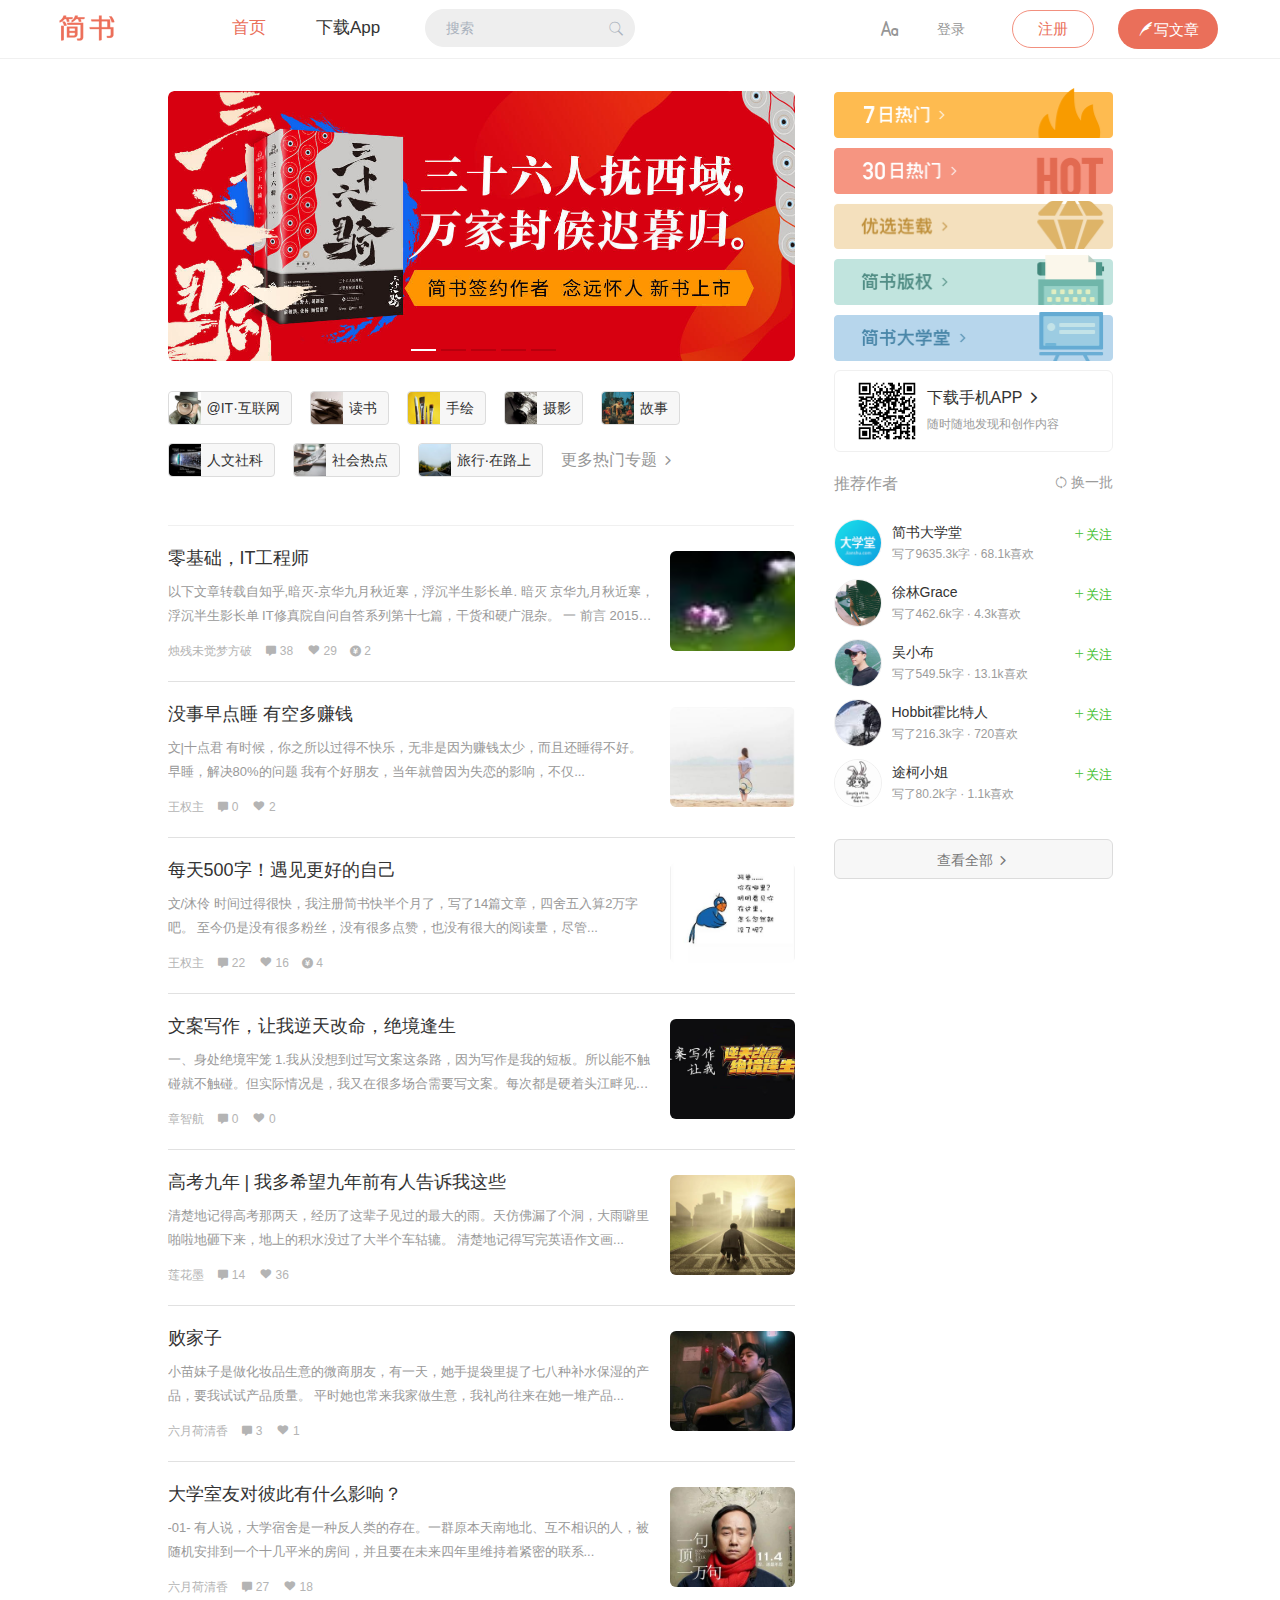
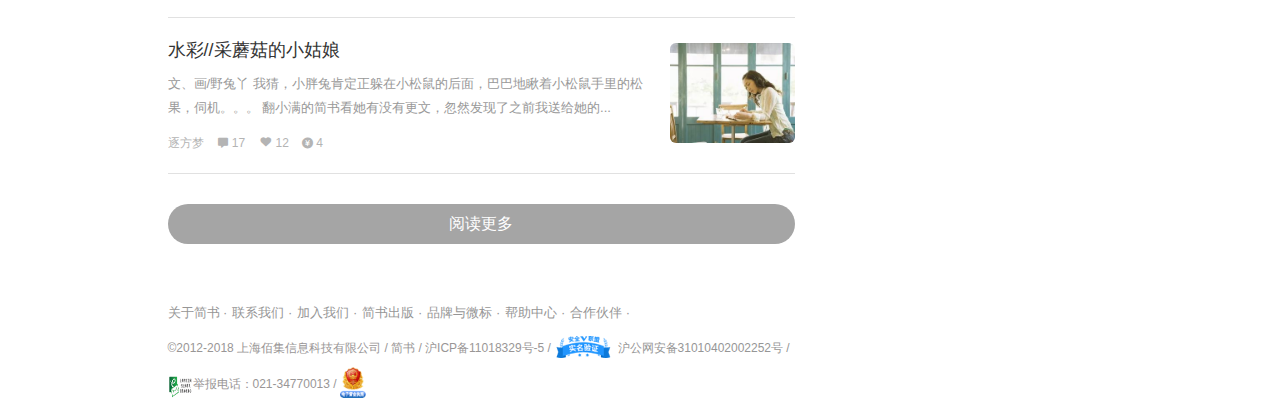
<file: index.html>
﻿<!DOCTYPE html>
<html>
<head>
    <meta charset="utf-8">
    <meta http-equiv="X-UA-Compatible" content="IE=edge">
    <title>简书 - 创作你的创作</title>
    <link rel="shortcut icon" href="images/favicon.ico">
    <link rel="stylesheet" href="css/cssreset.css">
    <link rel="stylesheet" type="text/css" href="font/iconfont.css">
    <link rel="stylesheet" href="css/header.css">
    <link rel="stylesheet" href="css/index.css">
</head>
<body>
<header>
    <nav class="nav">
        <h1><a href="index.html"><img src="images/logo.png" alt=""></a></h1>
        <ul class="ulist-menu">
            <li class="link-index"><a href="index.html"><i class="iconfont icon-navigation"></i><span
                    class="devi">首页</span></a></li>
            <li><a href="./html/application.html"><i class="iconfont icon-app-download"></i><span
                    class="devi">下载App</span></a></li>
            <li>
                <form id="search" action="html/search.html" method="post" accept-charset="UTF-8" target="_blank">
                    <input type="text" id="search-input" placeholder="搜索" autocomplete="off">
                    <i id="btn-search" class="iconfont icon-search2" onclick="checkInput();"></i>
                </form>
                <div class="search-hot" id="search-hot">
                    <p><span>热门搜索</span><span><a class="change"><i class="iconfont icon-refresh1"></i>换一批</a></span></p>
                    <ul class="search-list">
                        <li><a href="html/search.html" target="_blank">区块链</a></li>
                        <li><a href="html/search.html" target="_blank">小程序</a></li>
                        <li><a href="html/search.html" target="_blank">vue</a></li>
                        <li><a href="html/search.html" target="_blank">故事</a></li>
                        <li><a href="html/search.html" target="_blank">PHP</a></li>
                        <li><a href="html/search.html" target="_blank">UI设计</a></li>
                        <li><a href="html/search.html" target="_blank">美食</a></li>
                        <li><a href="html/search.html" target="_blank">思维导图</a></li>
                        <li><a href="html/search.html" target="_blank">PPT</a></li>
                        <li><a href="html/search.html" target="_blank">程序猿</a></li>
                    </ul>
                </div>
            </li>
        </ul>
        <div class="btn-menu">
            <span class="btn-mode"><i id="font" class="iconfont icon-ziti"></i>
                <div class="mode">
                    <div class="mode-top">
                        <span><i class="iconfont icon-moon"></i>夜间模式</span>
                        <span>
                            <a class="btn-on">开</a><a class="btn-off">关</a>
                        </span>
                                </div>
                                <div class="mode-bottom">
                        <span>
                            <a class="btn-song">宋体</a><a class="btn-black">黑体</a>
                        </span>
                        <span>
                            <a class="btn-simple">简</a><a class="btn-complex">繁</a>
                        </span>
                    </div>
                </div>
            </span>
            <span class="btn-login"><a href="html/sign_in.html">登录</a></span>
            <span class="btn-reg"><a href="html/sign_up.html">注册</a></span>
            <span class="btn-write"><a href="#"><i class="iconfont icon-write"></i>写文章</a></span>
        </div>
    </nav>
    <div class="back-top"><i class="iconfont icon-Backtop-Top"></i><div class="tool-tip">回到顶部</div></div>
</header>
<section>
    <div class="left">
        <div class="top">
            <div class="box">
                <ul class="broadcast">
                    <li><a href="html/article.html" target="_blank"><img src="images/lb.jpg" alt=""></a></li>
                    <li><a href="html/article.html" target="_blank"><img src="images/lb1.jpg" alt=""></a></li>
                    <li><a href="html/article.html" target="_blank"><img src="images/lb2.jpg" alt=""></a></li>
                    <li><a href="html/article.html" target="_blank"><img src="images/lb3.jpg" alt=""></a></li>
                    <li><a href="html/article.html" target="_blank"><img src="images/lb4.jpg" alt=""></a></li>
                    <li><a href="html/article.html" target="_blank"><img src="images/lb.jpg" alt=""></a></li>
                </ul>
                <span class="previous"><i class="iconfont icon-prev"></i></span>
                <span class="next"><i class="iconfont icon-next-copy"></i></span>
                <ol class="indicator">
                    <li class="current"></li>
                    <li></li>
                    <li></li>
                    <li></li>
                    <li></li>
                </ol>
            </div>
            <ul class="collections">
                <li><a href="html/subject.html" target="_blank">
                    <img src="images/@IT.jpg" alt="">
                    <span>@IT·互联网</span>
                </a>
                </li>
                <li><a href="html/subject.html" target="_blank">
                    <img src="images/reading.jpg" alt="">
                    <span>读书</span>
                </a>
                </li>
                <li><a href="html/subject.html" target="_blank">
                    <img src="images/hand-painted.jpg" alt="">
                    <span>手绘</span>
                </a>
                </li>
                <li><a href="html/subject.html" target="_blank">
                    <img src="images/photography.jpg" alt="">
                    <span>摄影</span>
                </a>
                </li>
                <li><a href="html/subject.html" target="_blank">
                    <img src="images/story.jpg" alt="">
                    <span>故事</span>
                </a>
                </li>
                <li><a href="html/subject.html" target="_blank">
                    <img src="images/nature-science.jpg" alt="">
                    <span>人文社科</span>
                </a>
                </li>
                <li><a href="html/subject.html" target="_blank">
                    <img src="images/man-hands-reading-boy-large.jpg" alt="">
                    <span>社会热点</span>
                </a>
                </li>
                <li><a href="html/subject.html" target="_blank">
                    <img src="images/trip-on-way.png" alt="">
                    <span>旅行·在路上</span>
                </a>
                </li>
                <li class="more-collect" target="_blank">
                    <a href="html/collection.html">更多热门专题 <i class="iconfont icon-next-copy"></i></a>
                </li>
            </ul>
        </div>
        <ul class="note-list">
            <li class="article-info">
                <a href="html/article.html" target="_blank"><img class="article-img" onerror="javascript:this.style.display='none'" src="images/2d691.jpg" alt=""></a>
                <a href="html/article.html" target="_blank" class="article-title">零基础，IT工程师</a>
                <p class="abstract">以下文章转载自知乎,暗灭-京华九月秋近寒，浮沉半生影长单. 暗灭 京华九月秋近寒，浮沉半生影长单 IT修真院自问自答系列第十七篇，干货和硬广混杂。 一 前言
                    2015年6月成立修真院到2017年2月份，我花了一年零八个月的时间来验证我的想法。 第一，程序员可以学习的更快。</p>
                <span>
                    <a href="#" target="_blank">烛残未觉梦方破</a>
                    <a href="#" target="_blank"><i class="iconfont icon-comment"></i>38</a>
                    <a><i class="iconfont icon-heart"></i>29</a>
                    <a><i class="iconfont icon-renminbi"></i>2</a>
                </span>
            </li>
            <li class="article-info">
                <a href="html/article.html" target="_blank"><img class="article-img" onerror="javascript:this.style.display='none'" src="images/111.jpg" alt=""></a>
                <a href="html/article.html" class="article-title" target="_blank">没事早点睡 有空多赚钱</a>
                <p class="abstract">文|十点君 有时候，你之所以过得不快乐，无非是因为赚钱太少，而且还睡得不好。早睡，解决80%的问题 我有个好朋友，当年就曾因为失恋的影响，不仅... </p>
                <span>
                    <a href="#" target="_blank">王权主</a>
                    <a href="#" target="_blank"><i class="iconfont icon-comment"></i>0</a>
                    <a><i class="iconfont icon-heart"></i>2</a>
                </span>
            </li>
            <li class="article-info">
                <a href="html/article.html" target="_blank"><img class="article-img" onerror="javascript:this.style.display='none'" src="images/561fff.jpg" alt=""></a>
                <a href="html/article.html" target="_blank" class="article-title">每天500字！遇见更好的自己</a>
                <p class="abstract">文/沐伶 时间过得很快，我注册简书快半个月了，写了14篇文章，四舍五入算2万字吧。 至今仍是没有很多粉丝，没有很多点赞，也没有很大的阅读量，尽管...</p>
                <span>
                    <a href="#" target="_blank">王权主</a>
                    <a href="#" target="_blank"><i class="iconfont icon-comment"></i>22</a>
                    <a><i class="iconfont icon-heart"></i>16</a>
                    <a><i class="iconfont icon-renminbi"></i>4</a>
                </span>
            </li>
            <li class="article-info">
                <a href="html/article.html" target="_blank"><img class="article-img" onerror="javascript:this.style.display='none'" src="images/2231.jpg" alt=""></a>
                <a href="html/article.html" target="_blank" class="article-title">文案写作，让我逆天改命，绝境逢生</a>
                <p class="abstract">一、身处绝境牢笼 1.我从没想到过写文案这条路，因为写作是我的短板。所以能不触碰就不触碰。但实际情况是，我又在很多场合需要写文案。每次都是硬着头江畔见月...</p>
                <span>
                    <a href="#" target="_blank">章智航</a>
                    <a href="#" target="_blank"><i class="iconfont icon-comment"></i>0</a>
                    <a><i class="iconfont icon-heart"></i>0</a>
                </span>
            </li>
            <li class="article-info">
                <a href="html/article.html" target="_blank"><img class="article-img" onerror="javascript:this.style.display='none'" src="images/v4.jpg" alt=""></a>
                <a href="html/article.html" target="_blank" class="article-title">高考九年 | 我多希望九年前有人告诉我这些</a>
                <p class="abstract">清楚地记得高考那两天，经历了这辈子见过的最大的雨。天仿佛漏了个洞，大雨噼里啪啦地砸下来，地上的积水没过了大半个车轱辘。 清楚地记得写完英语作文画...</p>
                <span>
                    <a href="#">莲花墨</a>
                    <a href="#"><i class="iconfont icon-comment"></i>14</a>
                    <a><i class="iconfont icon-heart"></i>36</a>
                </span>
            </li>
            <li class="article-info">
                <a href="html/article.html" target="_blank"><img class="article-img" onerror="javascript:this.style.display='none'" src="images/v3.jpg" alt=""></a>
                <a href="html/article.html" target="_blank" class="article-title">败家子</a>
                <p class="abstract">小苗妹子是做化妆品生意的微商朋友，有一天，她手提袋里提了七八种补水保湿的产品，要我试试产品质量。 平时她也常来我家做生意，我礼尚往来在她一堆产品...</p>
                <span>
                    <a href="#" target="_blank">六月荷清香</a>
                    <a href="#" target="_blank"><i class="iconfont icon-comment"></i>3</a>
                    <a><i class="iconfont icon-heart"></i>1</a>
                </span>
            </li>
            <li class="article-info">
                <a href="html/article.html" target="_blank"><img class="article-img" onerror="javascript:this.style.display='none'" src="images/v5.jpg" alt=""></a>
                <a href="html/article.html" target="_blank" class="article-title">大学室友对彼此有什么影响？</a>
                <p class="abstract">-01- 有人说，大学宿舍是一种反人类的存在。一群原本天南地北、互不相识的人，被随机安排到一个十几平米的房间，并且要在未来四年里维持着紧密的联系...</p>
                <span>
                    <a href="#" target="_blank">六月荷清香</a>
                    <a href="#" target="_blank"><i class="iconfont icon-comment"></i>27</a>
                    <a><i class="iconfont icon-heart"></i>18</a>
                </span>
            </li>
            <li class="article-info">
                <a href="html/article.html" target="_blank"><img class="article-img" onerror="javascript:this.style.display='none'" src="images/v6.jpg" alt=""></a>
                <a href="html/article.html" target="_blank" class="article-title">水彩//采蘑菇的小姑娘</a>
                <p class="abstract">文、画/野兔丫 我猜，小胖兔肯定正躲在小松鼠的后面，巴巴地瞅着小松鼠手里的松果，伺机。。。 翻小满的简书看她有没有更文，忽然发现了之前我送给她的...</p>
                <span>
                    <a href="#" target="_blank">逐方梦</a>
                    <a href="#" target="_blank"><i class="iconfont icon-comment"></i>17</a>
                    <a><i class="iconfont icon-heart"></i>12</a>
                    <a><i class="iconfont icon-renminbi"></i>4</a>
                </span>
            </li>
        </ul>
        <p><a class="read-more">阅读更多</a></p>
    </div>
    <div class="right">
        <ul class="hot">
            <li><a href="html/weekly.html" target="_blank"><img src="images/banner-s-1.png" alt=""></a></li>
            <li><a href="html/weekly.html" target="_blank"><img src="images/banner-s-2.png" alt=""></a></li>
            <li><a href="html/load.html" target="_blank"><img src="images/banner-s-5.png" alt=""></a></li>
            <li><a href="html/copyright.html" target="_blank"><img src="images/banner-s-3.png" alt=""></a></li>
            <li><a href="html/subject.html" target="_blank"><img src="images/banner-s-4.png" alt=""></a></li>
            <li class="down-app">
                <a href="html/application.html" target="_blank">
                    <img src="images/banner-s-6.png" alt="">
                    <p>下载手机APP <i class="iconfont icon-next-copy" style="color:#333;font-size: 14px"></i></p>
                    <p class="des">随时随地发现和创作内容</p>
                </a>
                <a class="down-code">
                    <img src="images/download-index-side-qrcode.png" alt="" width="166px">
                </a>
            </li>
        </ul>
        <div class="rec-author">
            <p><span class="re-author">推荐作者</span><a class="another"><i class="iconfont icon-refresh1"></i>换一批</a></p>
            <ul>
                <li class="author-info">
                    <a href="html/author.html" target="_blank">
                        <img src="images/author.png" alt="">
                        <span class="author-name">简书大学堂</span>
                    </a>
                    <p>写了9635.3k字 · 68.1k喜欢</p>
                    <a href="#" class="add-follow"><i class="iconfont icon-jia"></i>关注</a>
                </li>
                <li class="author-info">
                    <a href="html/author.html" target="_blank">
                        <img src="images/765.png" alt="">
                        <span class="author-name">徐林Grace</span>
                    </a>
                    <p>写了462.6k字 · 4.3k喜欢</p>
                    <a href="#" class="add-follow"><i class="iconfont icon-jia"></i>关注</a>
                </li>
                <li class="author-info">
                    <a href="html/author.html" target="_blank">
                        <img src="images/ah1.jpg" alt="">
                        <span class="author-name">吴小布</span>
                    </a>
                    <p>写了549.5k字 · 13.1k喜欢</p>
                    <a href="#" class="add-follow"><i class="iconfont icon-jia"></i>关注</a>
                </li>
                <li class="author-info" target="_blank">
                    <a href="html/author.html">
                        <img src="images/ah3.jpg" alt="">
                        <span class="author-name">Hobbit霍比特人</span>
                    </a>
                    <p>写了216.3k字 · 720喜欢</p>
                    <a href="#" class="add-follow"><i class="iconfont icon-jia"></i>关注</a>
                </li>
                <li class="author-info">
                    <a href="html/author.html" target="_blank">
                        <img src="images/ah4.jpg" alt="">
                        <span class="author-name">途柯小姐</span>
                    </a>
                    <p>写了80.2k字 · 1.1k喜欢</p>
                    <a href="#" class="add-follow"><i class="iconfont icon-jia"></i>关注</a>
                </li>
            </ul>
            <a class="show-all" href="#">查看全部 <i class="iconfont icon-next-copy"></i></a>
        </div>
    </div>
</section>
<footer>
    <div class="footer">
        <ul>
            <li><a href="#" target="_blank">关于简书</a><span> · </span></li>
            <li><a href="#" target="_blank">联系我们</a><span> · </span></li>
            <li><a href="#" target="_blank">加入我们</a><span> · </span></li>
            <li><a href="#" target="_blank">简书出版</a><span> · </span></li>
            <li><a href="#" target="_blank">品牌与微标</a><span> · </span></li>
            <li><a href="#" target="_blank">帮助中心</a><span> · </span></li>
            <li><a href="#" target="_blank">合作伙伴</a><span> · </span></li>
        </ul>
        <p>
            ©2012-2018 上海佰集信息科技有限公司 / 简书 / 沪ICP备11018329号-5 /
            <span class="s_one"><a href="#" target="_blank"><img src="images/smrz.png" alt="" width="60px"></a></span>
            <a href="#" target="_blank">沪公网安备31010402002252号 /</a>
        </p>
        <p>
            <span class="s_tow">
                <a href="#" target="_blank"><img src="images/wxb.png" alt="" width="25px" height="25px"></a>
            </span>举报电话：021-34770013 /
            <span class="s_three">
                <a href="#" target="_blank"><img src="images/gsrz.png" alt="" width="26px"></a>
            </span>
        </p>
    </div>
</footer>
<script src="js/jquery.min.js"></script>
<script src="js/my.js"></script>
</body>
</html>
</file>
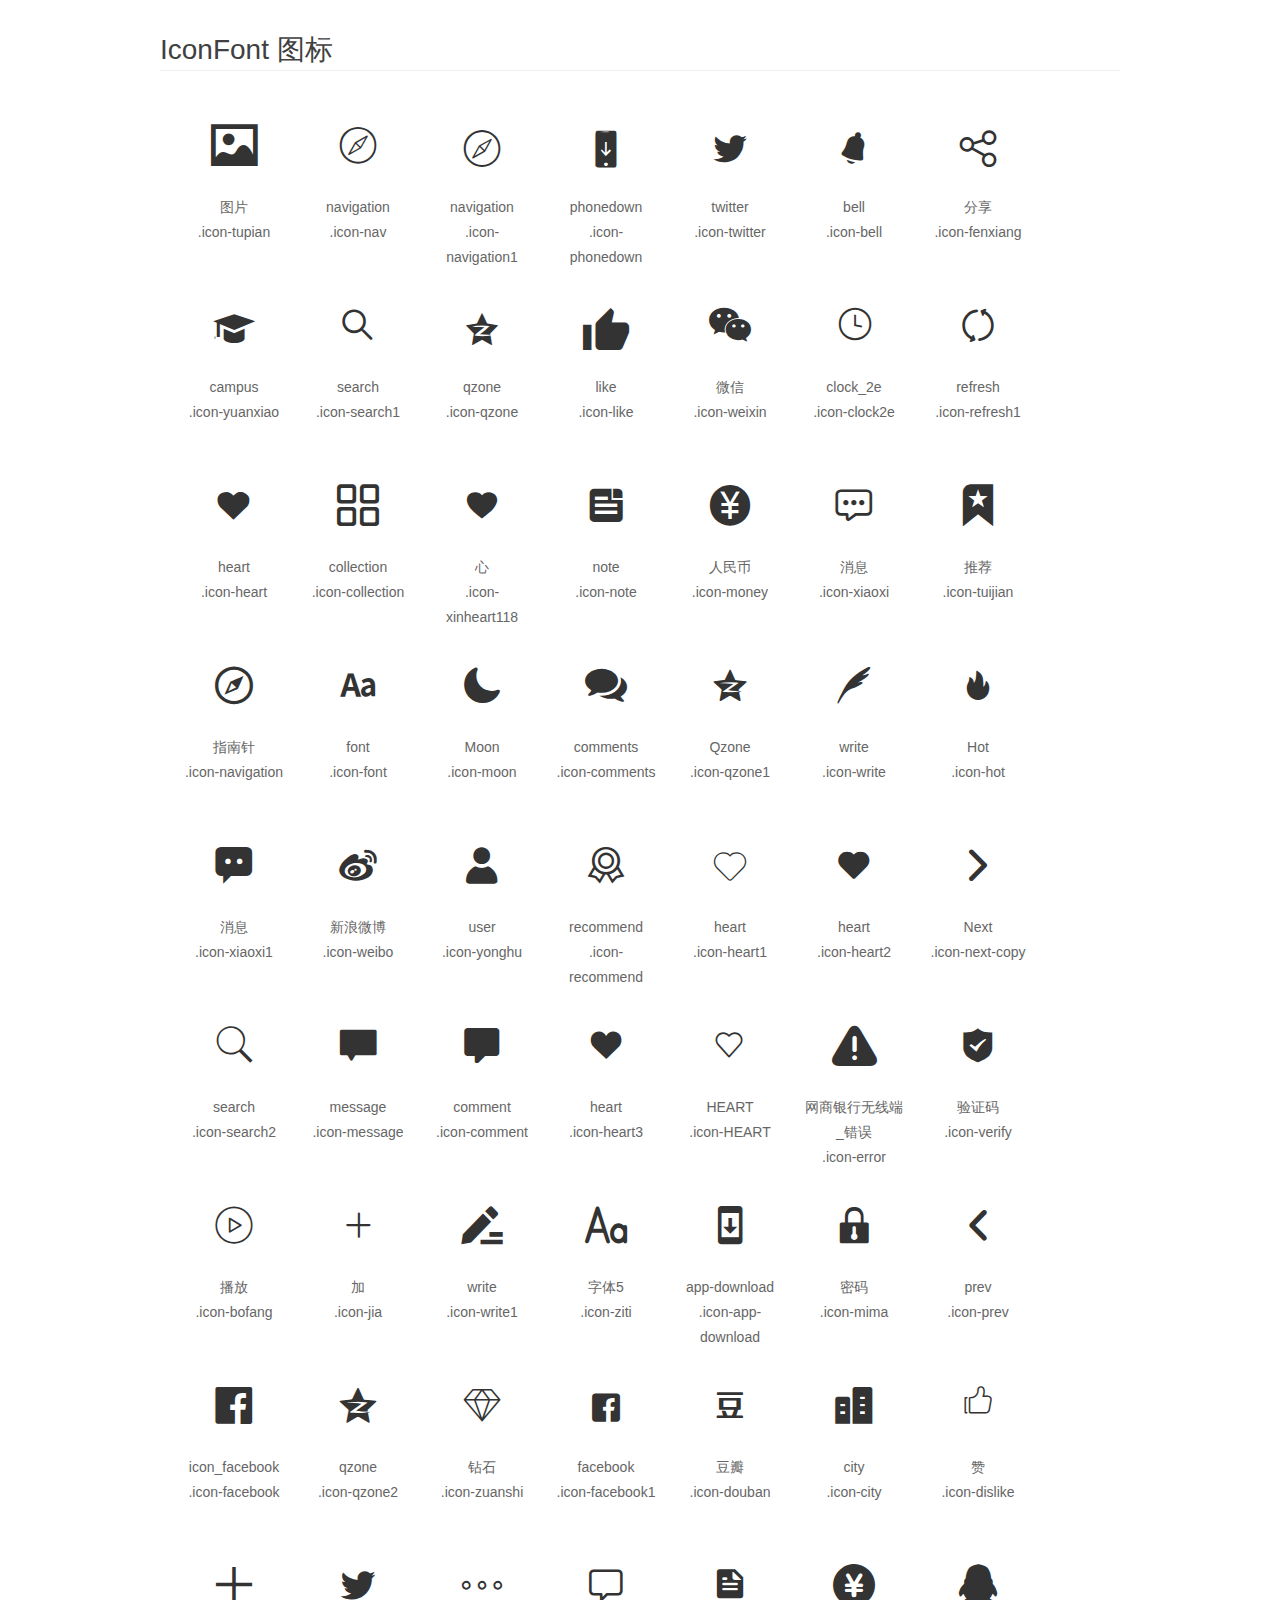
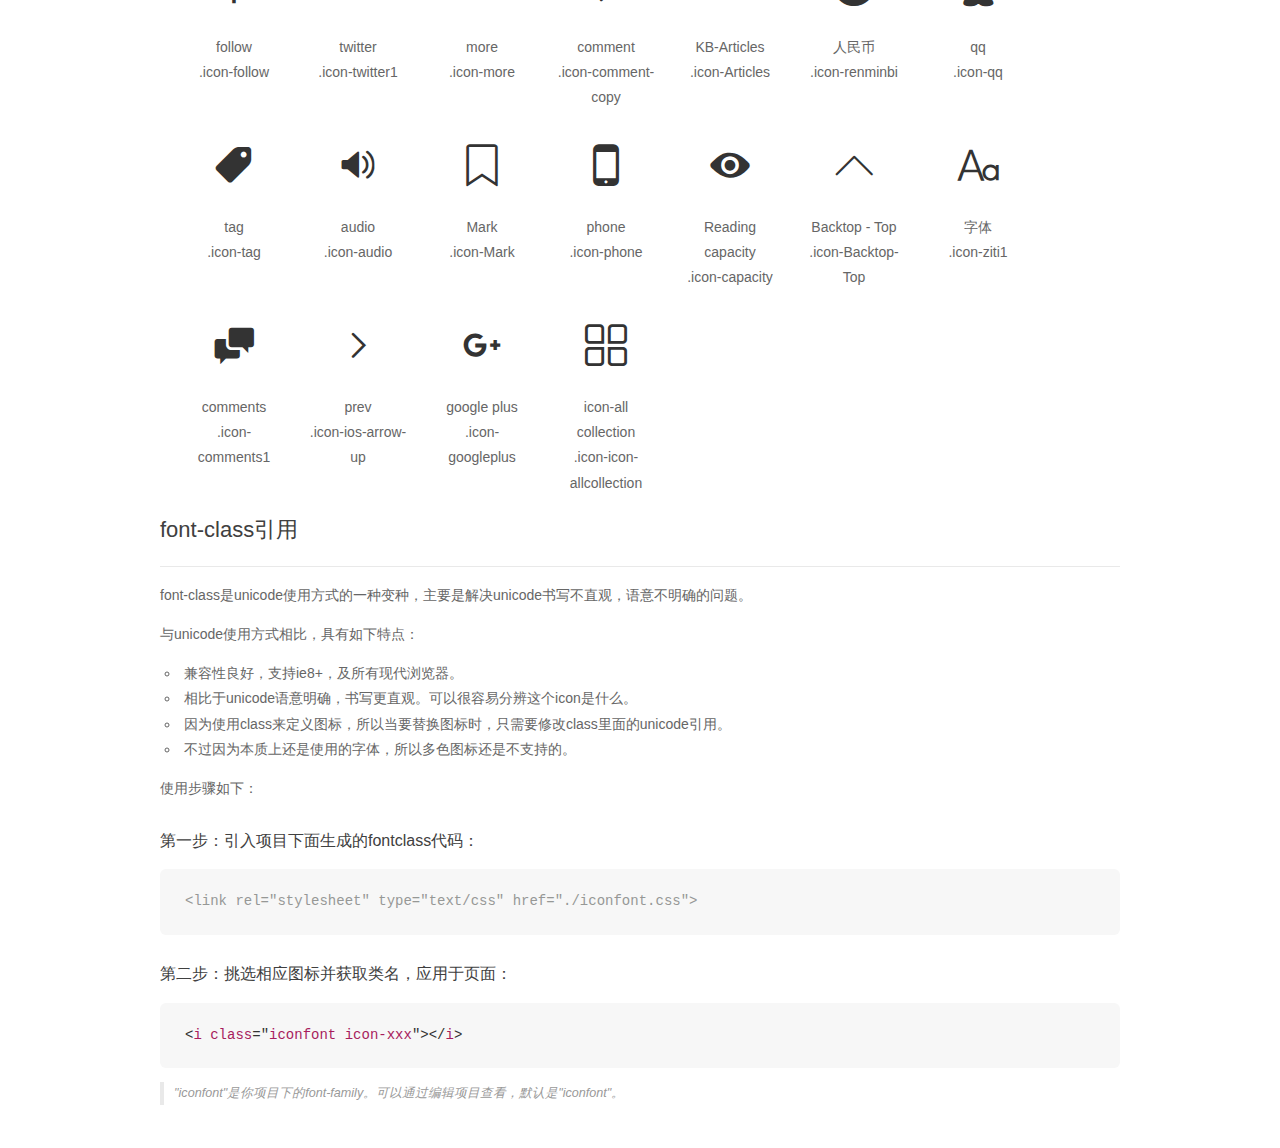
<file: font/demo_fontclass.html>
<!DOCTYPE html>
<html>
<head>
    <meta charset="utf-8"/>
    <title>IconFont</title>
    <link rel="stylesheet" href="demo.css">
    <link rel="stylesheet" href="iconfont.css">
</head>
<body>
    <div class="main markdown">
        <h1>IconFont 图标</h1>
        <ul class="icon_lists clear">
            
                <li>
                <i class="icon iconfont icon-tupian"></i>
                    <div class="name">图片</div>
                    <div class="fontclass">.icon-tupian</div>
                </li>
            
                <li>
                <i class="icon iconfont icon-nav"></i>
                    <div class="name">navigation</div>
                    <div class="fontclass">.icon-nav</div>
                </li>
            
                <li>
                <i class="icon iconfont icon-navigation1"></i>
                    <div class="name">navigation</div>
                    <div class="fontclass">.icon-navigation1</div>
                </li>
            
                <li>
                <i class="icon iconfont icon-phonedown"></i>
                    <div class="name">phonedown</div>
                    <div class="fontclass">.icon-phonedown</div>
                </li>
            
                <li>
                <i class="icon iconfont icon-twitter"></i>
                    <div class="name">twitter</div>
                    <div class="fontclass">.icon-twitter</div>
                </li>
            
                <li>
                <i class="icon iconfont icon-bell"></i>
                    <div class="name">bell</div>
                    <div class="fontclass">.icon-bell</div>
                </li>
            
                <li>
                <i class="icon iconfont icon-fenxiang"></i>
                    <div class="name">分享</div>
                    <div class="fontclass">.icon-fenxiang</div>
                </li>
            
                <li>
                <i class="icon iconfont icon-yuanxiao"></i>
                    <div class="name">campus</div>
                    <div class="fontclass">.icon-yuanxiao</div>
                </li>
            
                <li>
                <i class="icon iconfont icon-search1"></i>
                    <div class="name">search</div>
                    <div class="fontclass">.icon-search1</div>
                </li>
            
                <li>
                <i class="icon iconfont icon-qzone"></i>
                    <div class="name">qzone</div>
                    <div class="fontclass">.icon-qzone</div>
                </li>
            
                <li>
                <i class="icon iconfont icon-like"></i>
                    <div class="name">like</div>
                    <div class="fontclass">.icon-like</div>
                </li>
            
                <li>
                <i class="icon iconfont icon-weixin"></i>
                    <div class="name">微信</div>
                    <div class="fontclass">.icon-weixin</div>
                </li>
            
                <li>
                <i class="icon iconfont icon-clock2e"></i>
                    <div class="name">clock_2e</div>
                    <div class="fontclass">.icon-clock2e</div>
                </li>
            
                <li>
                <i class="icon iconfont icon-refresh1"></i>
                    <div class="name">refresh</div>
                    <div class="fontclass">.icon-refresh1</div>
                </li>
            
                <li>
                <i class="icon iconfont icon-heart"></i>
                    <div class="name">heart</div>
                    <div class="fontclass">.icon-heart</div>
                </li>
            
                <li>
                <i class="icon iconfont icon-collection"></i>
                    <div class="name">collection</div>
                    <div class="fontclass">.icon-collection</div>
                </li>
            
                <li>
                <i class="icon iconfont icon-xinheart118"></i>
                    <div class="name">心</div>
                    <div class="fontclass">.icon-xinheart118</div>
                </li>
            
                <li>
                <i class="icon iconfont icon-note"></i>
                    <div class="name">note</div>
                    <div class="fontclass">.icon-note</div>
                </li>
            
                <li>
                <i class="icon iconfont icon-money"></i>
                    <div class="name">人民币</div>
                    <div class="fontclass">.icon-money</div>
                </li>
            
                <li>
                <i class="icon iconfont icon-xiaoxi"></i>
                    <div class="name">消息</div>
                    <div class="fontclass">.icon-xiaoxi</div>
                </li>
            
                <li>
                <i class="icon iconfont icon-tuijian"></i>
                    <div class="name">推荐</div>
                    <div class="fontclass">.icon-tuijian</div>
                </li>
            
                <li>
                <i class="icon iconfont icon-navigation"></i>
                    <div class="name">指南针</div>
                    <div class="fontclass">.icon-navigation</div>
                </li>
            
                <li>
                <i class="icon iconfont icon-font"></i>
                    <div class="name">font</div>
                    <div class="fontclass">.icon-font</div>
                </li>
            
                <li>
                <i class="icon iconfont icon-moon"></i>
                    <div class="name">Moon</div>
                    <div class="fontclass">.icon-moon</div>
                </li>
            
                <li>
                <i class="icon iconfont icon-comments"></i>
                    <div class="name">comments</div>
                    <div class="fontclass">.icon-comments</div>
                </li>
            
                <li>
                <i class="icon iconfont icon-qzone1"></i>
                    <div class="name">Qzone</div>
                    <div class="fontclass">.icon-qzone1</div>
                </li>
            
                <li>
                <i class="icon iconfont icon-write"></i>
                    <div class="name">write</div>
                    <div class="fontclass">.icon-write</div>
                </li>
            
                <li>
                <i class="icon iconfont icon-hot"></i>
                    <div class="name">Hot</div>
                    <div class="fontclass">.icon-hot</div>
                </li>
            
                <li>
                <i class="icon iconfont icon-xiaoxi1"></i>
                    <div class="name">消息</div>
                    <div class="fontclass">.icon-xiaoxi1</div>
                </li>
            
                <li>
                <i class="icon iconfont icon-weibo"></i>
                    <div class="name">新浪微博</div>
                    <div class="fontclass">.icon-weibo</div>
                </li>
            
                <li>
                <i class="icon iconfont icon-yonghu"></i>
                    <div class="name">user</div>
                    <div class="fontclass">.icon-yonghu</div>
                </li>
            
                <li>
                <i class="icon iconfont icon-recommend"></i>
                    <div class="name">recommend</div>
                    <div class="fontclass">.icon-recommend</div>
                </li>
            
                <li>
                <i class="icon iconfont icon-heart1"></i>
                    <div class="name">heart</div>
                    <div class="fontclass">.icon-heart1</div>
                </li>
            
                <li>
                <i class="icon iconfont icon-heart2"></i>
                    <div class="name">heart</div>
                    <div class="fontclass">.icon-heart2</div>
                </li>
            
                <li>
                <i class="icon iconfont icon-next-copy"></i>
                    <div class="name">Next</div>
                    <div class="fontclass">.icon-next-copy</div>
                </li>
            
                <li>
                <i class="icon iconfont icon-search2"></i>
                    <div class="name">search</div>
                    <div class="fontclass">.icon-search2</div>
                </li>
            
                <li>
                <i class="icon iconfont icon-message"></i>
                    <div class="name">message</div>
                    <div class="fontclass">.icon-message</div>
                </li>
            
                <li>
                <i class="icon iconfont icon-comment"></i>
                    <div class="name">comment</div>
                    <div class="fontclass">.icon-comment</div>
                </li>
            
                <li>
                <i class="icon iconfont icon-heart3"></i>
                    <div class="name">heart</div>
                    <div class="fontclass">.icon-heart3</div>
                </li>
            
                <li>
                <i class="icon iconfont icon-HEART"></i>
                    <div class="name">HEART</div>
                    <div class="fontclass">.icon-HEART</div>
                </li>
            
                <li>
                <i class="icon iconfont icon-error"></i>
                    <div class="name">网商银行无线端_错误</div>
                    <div class="fontclass">.icon-error</div>
                </li>
            
                <li>
                <i class="icon iconfont icon-verify"></i>
                    <div class="name">验证码</div>
                    <div class="fontclass">.icon-verify</div>
                </li>
            
                <li>
                <i class="icon iconfont icon-bofang"></i>
                    <div class="name">播放</div>
                    <div class="fontclass">.icon-bofang</div>
                </li>
            
                <li>
                <i class="icon iconfont icon-jia"></i>
                    <div class="name">加</div>
                    <div class="fontclass">.icon-jia</div>
                </li>
            
                <li>
                <i class="icon iconfont icon-write1"></i>
                    <div class="name">write</div>
                    <div class="fontclass">.icon-write1</div>
                </li>
            
                <li>
                <i class="icon iconfont icon-ziti"></i>
                    <div class="name">字体5</div>
                    <div class="fontclass">.icon-ziti</div>
                </li>
            
                <li>
                <i class="icon iconfont icon-app-download"></i>
                    <div class="name">app-download</div>
                    <div class="fontclass">.icon-app-download</div>
                </li>
            
                <li>
                <i class="icon iconfont icon-mima"></i>
                    <div class="name">密码</div>
                    <div class="fontclass">.icon-mima</div>
                </li>
            
                <li>
                <i class="icon iconfont icon-prev"></i>
                    <div class="name">prev</div>
                    <div class="fontclass">.icon-prev</div>
                </li>
            
                <li>
                <i class="icon iconfont icon-facebook"></i>
                    <div class="name">icon_facebook</div>
                    <div class="fontclass">.icon-facebook</div>
                </li>
            
                <li>
                <i class="icon iconfont icon-qzone2"></i>
                    <div class="name">qzone</div>
                    <div class="fontclass">.icon-qzone2</div>
                </li>
            
                <li>
                <i class="icon iconfont icon-zuanshi"></i>
                    <div class="name">钻石</div>
                    <div class="fontclass">.icon-zuanshi</div>
                </li>
            
                <li>
                <i class="icon iconfont icon-facebook1"></i>
                    <div class="name">facebook</div>
                    <div class="fontclass">.icon-facebook1</div>
                </li>
            
                <li>
                <i class="icon iconfont icon-douban"></i>
                    <div class="name">豆瓣</div>
                    <div class="fontclass">.icon-douban</div>
                </li>
            
                <li>
                <i class="icon iconfont icon-city"></i>
                    <div class="name">city</div>
                    <div class="fontclass">.icon-city</div>
                </li>
            
                <li>
                <i class="icon iconfont icon-dislike"></i>
                    <div class="name">赞</div>
                    <div class="fontclass">.icon-dislike</div>
                </li>
            
                <li>
                <i class="icon iconfont icon-follow"></i>
                    <div class="name">follow</div>
                    <div class="fontclass">.icon-follow</div>
                </li>
            
                <li>
                <i class="icon iconfont icon-twitter1"></i>
                    <div class="name">twitter</div>
                    <div class="fontclass">.icon-twitter1</div>
                </li>
            
                <li>
                <i class="icon iconfont icon-more"></i>
                    <div class="name">more</div>
                    <div class="fontclass">.icon-more</div>
                </li>
            
                <li>
                <i class="icon iconfont icon-comment-copy"></i>
                    <div class="name">comment</div>
                    <div class="fontclass">.icon-comment-copy</div>
                </li>
            
                <li>
                <i class="icon iconfont icon-Articles"></i>
                    <div class="name">KB-Articles</div>
                    <div class="fontclass">.icon-Articles</div>
                </li>
            
                <li>
                <i class="icon iconfont icon-renminbi"></i>
                    <div class="name">人民币</div>
                    <div class="fontclass">.icon-renminbi</div>
                </li>
            
                <li>
                <i class="icon iconfont icon-qq"></i>
                    <div class="name">qq</div>
                    <div class="fontclass">.icon-qq</div>
                </li>
            
                <li>
                <i class="icon iconfont icon-tag"></i>
                    <div class="name">tag</div>
                    <div class="fontclass">.icon-tag</div>
                </li>
            
                <li>
                <i class="icon iconfont icon-audio"></i>
                    <div class="name">audio</div>
                    <div class="fontclass">.icon-audio</div>
                </li>
            
                <li>
                <i class="icon iconfont icon-Mark"></i>
                    <div class="name">Mark</div>
                    <div class="fontclass">.icon-Mark</div>
                </li>
            
                <li>
                <i class="icon iconfont icon-phone"></i>
                    <div class="name">phone</div>
                    <div class="fontclass">.icon-phone</div>
                </li>
            
                <li>
                <i class="icon iconfont icon-capacity"></i>
                    <div class="name">Reading capacity</div>
                    <div class="fontclass">.icon-capacity</div>
                </li>
            
                <li>
                <i class="icon iconfont icon-Backtop-Top"></i>
                    <div class="name">Backtop - Top</div>
                    <div class="fontclass">.icon-Backtop-Top</div>
                </li>
            
                <li>
                <i class="icon iconfont icon-ziti1"></i>
                    <div class="name">字体</div>
                    <div class="fontclass">.icon-ziti1</div>
                </li>
            
                <li>
                <i class="icon iconfont icon-comments1"></i>
                    <div class="name">comments</div>
                    <div class="fontclass">.icon-comments1</div>
                </li>
            
                <li>
                <i class="icon iconfont icon-ios-arrow-up"></i>
                    <div class="name">prev</div>
                    <div class="fontclass">.icon-ios-arrow-up</div>
                </li>
            
                <li>
                <i class="icon iconfont icon-googleplus"></i>
                    <div class="name">google plus</div>
                    <div class="fontclass">.icon-googleplus</div>
                </li>
            
                <li>
                <i class="icon iconfont icon-icon-allcollection"></i>
                    <div class="name">icon-all collection</div>
                    <div class="fontclass">.icon-icon-allcollection</div>
                </li>
            
        </ul>

        <h2 id="font-class-">font-class引用</h2>
        <hr>

        <p>font-class是unicode使用方式的一种变种，主要是解决unicode书写不直观，语意不明确的问题。</p>
        <p>与unicode使用方式相比，具有如下特点：</p>
        <ul>
        <li>兼容性良好，支持ie8+，及所有现代浏览器。</li>
        <li>相比于unicode语意明确，书写更直观。可以很容易分辨这个icon是什么。</li>
        <li>因为使用class来定义图标，所以当要替换图标时，只需要修改class里面的unicode引用。</li>
        <li>不过因为本质上还是使用的字体，所以多色图标还是不支持的。</li>
        </ul>
        <p>使用步骤如下：</p>
        <h3 id="-fontclass-">第一步：引入项目下面生成的fontclass代码：</h3>


        <pre><code class="lang-js hljs javascript"><span class="hljs-comment">&lt;link rel="stylesheet" type="text/css" href="./iconfont.css"&gt;</span></code></pre>
        <h3 id="-">第二步：挑选相应图标并获取类名，应用于页面：</h3>
        <pre><code class="lang-css hljs">&lt;<span class="hljs-selector-tag">i</span> <span class="hljs-selector-tag">class</span>="<span class="hljs-selector-tag">iconfont</span> <span class="hljs-selector-tag">icon-xxx</span>"&gt;&lt;/<span class="hljs-selector-tag">i</span>&gt;</code></pre>
        <blockquote>
        <p>"iconfont"是你项目下的font-family。可以通过编辑项目查看，默认是"iconfont"。</p>
        </blockquote>
    </div>
</body>
</html>
</file>
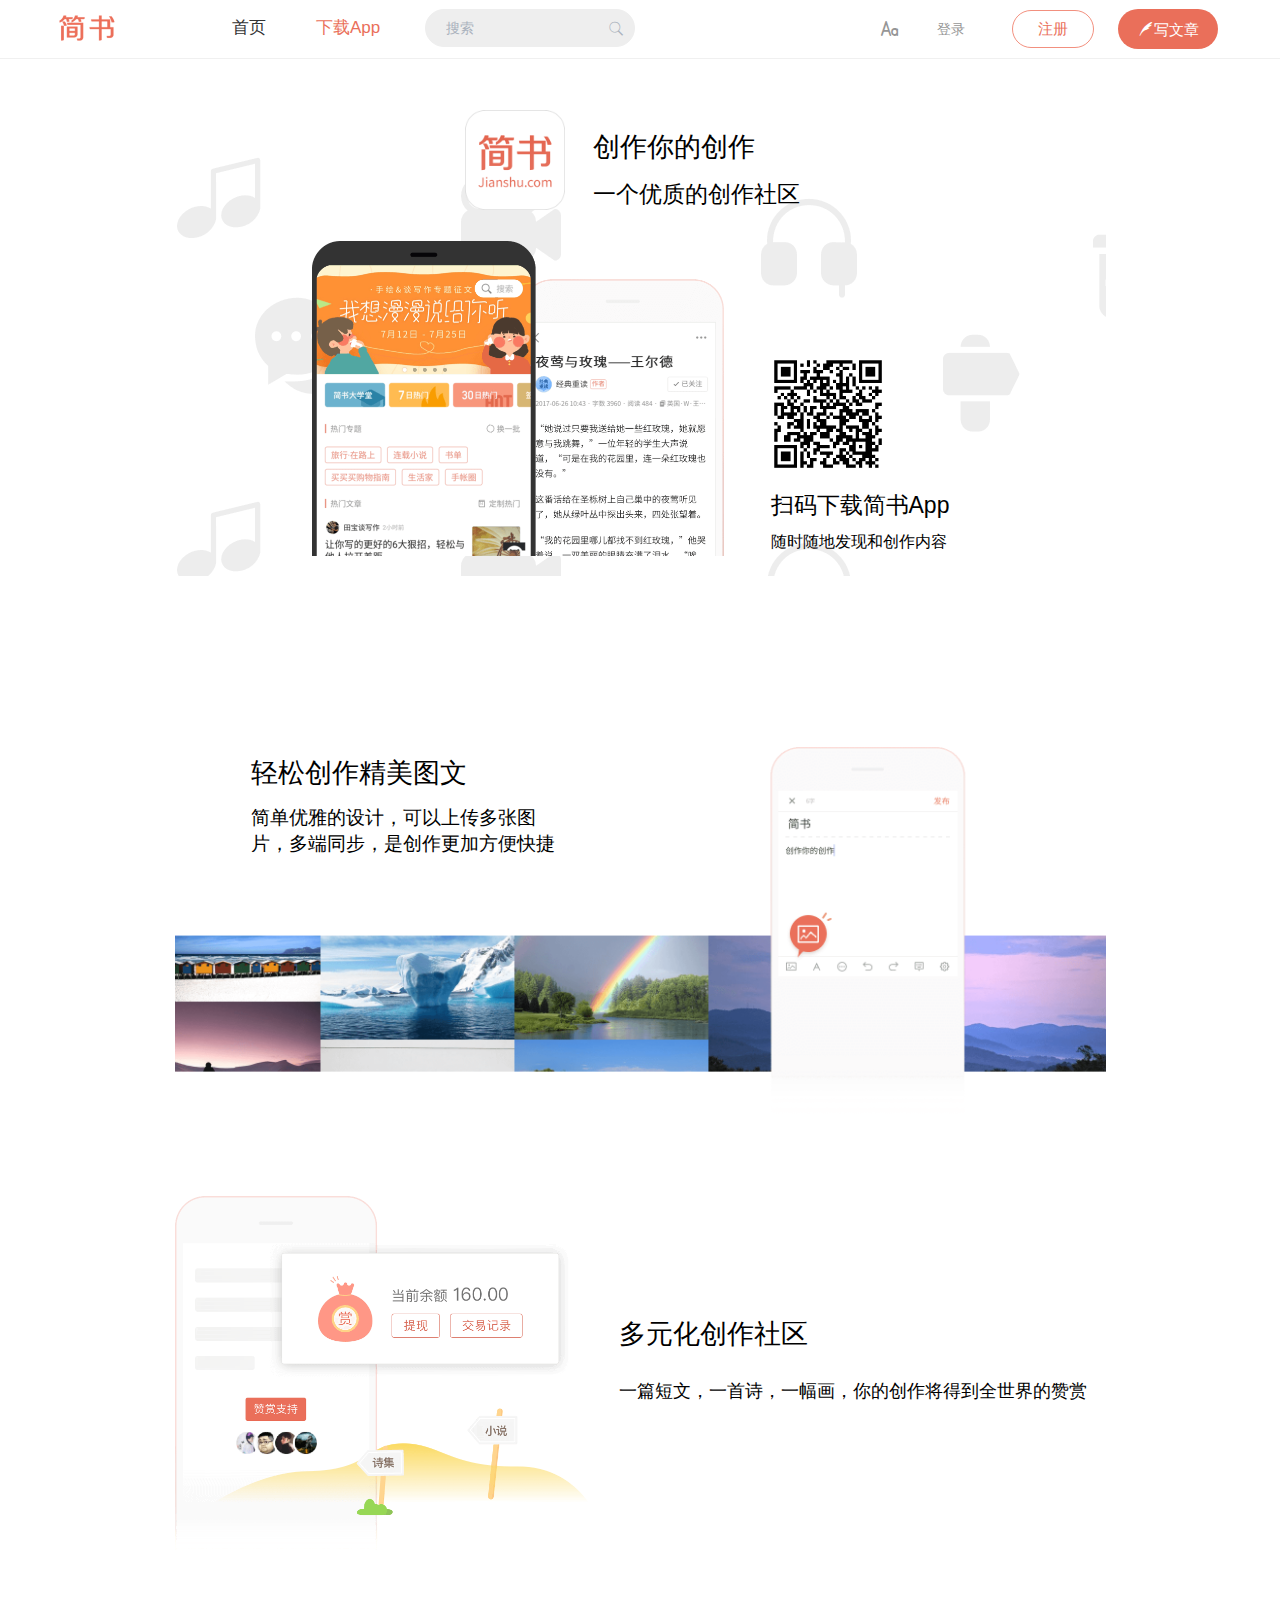
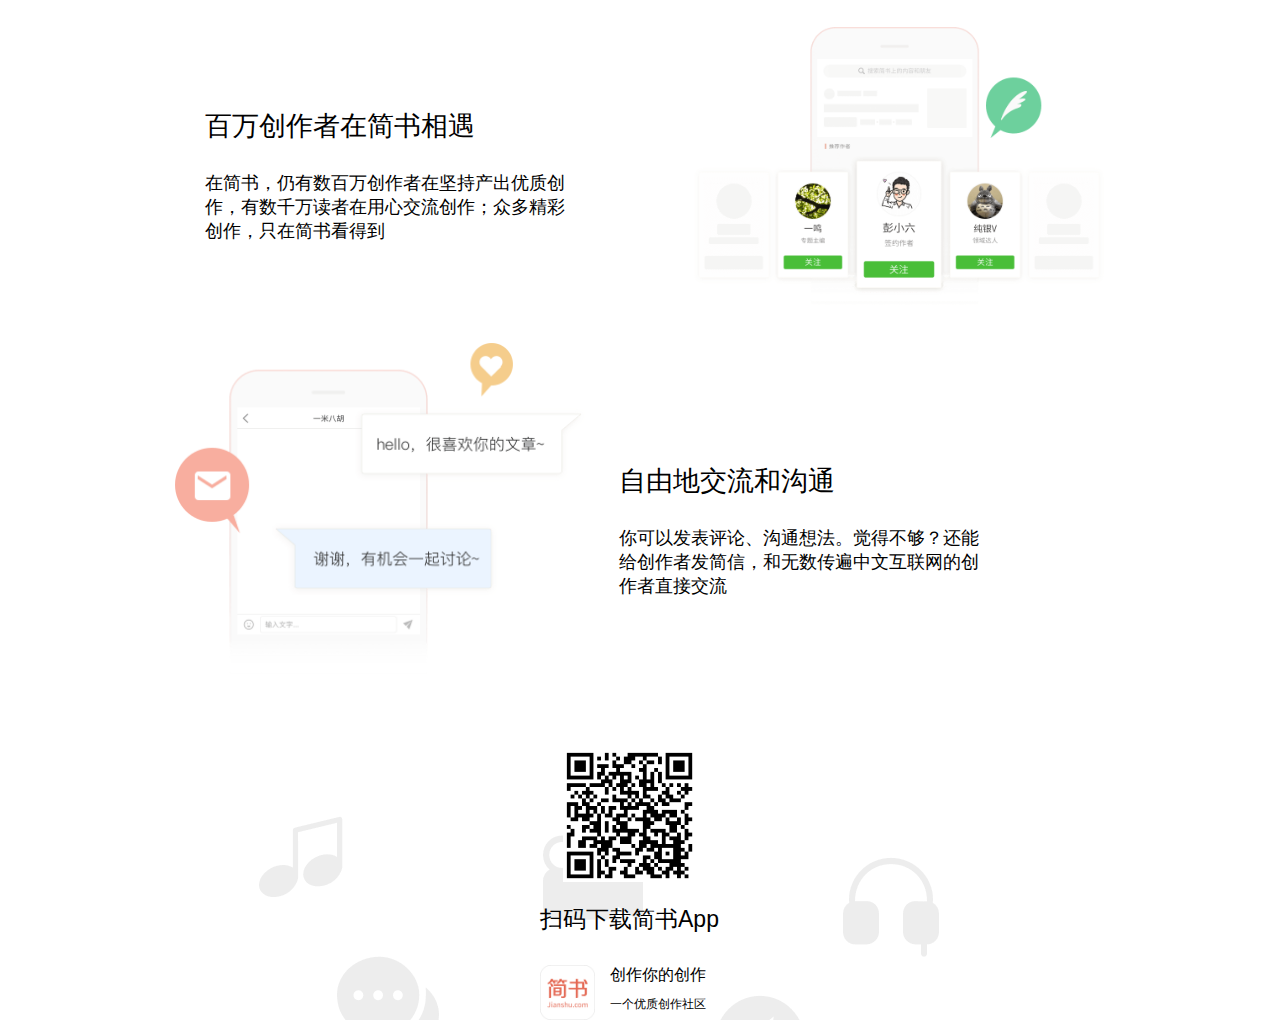
<file: html/application.html>
<!DOCTYPE html>
<html>
	<head>
		<meta charset="utf-8">
		<meta http-equiv="X-UA-Compatible" content="IE=edge">
		<title>简书移动应用 App - 简书</title>
		<link rel="shortcut icon" href="../images/favicon.ico">
		<link rel="stylesheet" href="../css/cssreset.css">
		<link rel="stylesheet" type="text/css" href="../font/iconfont.css">
		<link rel="stylesheet" href="../css/header.css">
		<link rel="stylesheet" href="../css/app.css">
	</head>
	<body>
	<header>
		<nav class="nav">
			<h1><a href="../index.html"><img src="../images/logo.png" alt=""></a></h1>
			<ul class="ulist-menu">
				<li class="link-index"><a href="../index.html"><i class="iconfont icon-navigation"></i><span
						class="devi">首页</span></a></li>
				<li><a href="../html/application.html"><i class="iconfont icon-app-download"></i><span
						class="devi">下载App</span></a></li>
				<li>
					<form id="search" action="../html/search.html" method="post" accept-charset="UTF-8" target="_blank">
						<input type="text" id="search-input" placeholder="搜索" autocomplete="off">
						<i id="btn-search" class="iconfont icon-search2" onclick="checkInput();"></i>
					</form>
					<div class="search-hot" id="search-hot">
						<p><span>热门搜索</span><span><a class="change"><i class="iconfont icon-refresh1"></i>换一批</a></span></p>
						<ul class="search-list">
							<li><a href="../html/search.html">区块链</a></li>
							<li><a href="../html/search.html">小程序</a></li>
							<li><a href="../html/search.html">vue</a></li>
							<li><a href="../html/search.html">故事</a></li>
							<li><a href="../html/search.html">PHP</a></li>
							<li><a href="../html/search.html">UI设计</a></li>
							<li><a href="../html/search.html">美食</a></li>
							<li><a href="../html/search.html">思维导图</a></li>
							<li><a href="../html/search.html">PPT</a></li>
							<li><a href="../html/search.html">程序猿</a></li>
						</ul>
					</div>
				</li>
			</ul>
			<div class="btn-menu">
				<span class="btn-mode"><i id="font" class="iconfont icon-ziti"></i>
                	<div class="mode">
					<div class="mode-top">
						<span><i class="iconfont icon-moon"></i>夜间模式</span>
                        <span>
                            <a class="btn-on">开</a><a class="btn-off">关</a>
                        </span>
					</div>
					<div class="mode-bottom">
                        <span>
                            <a class="btn-song">宋体</a><a class="btn-black">黑体</a>
                        </span>
                        <span>
                            <a class="btn-simple">简</a><a class="btn-complex">繁</a>
                        </span>
					</div>
				</div>
            	</span>
				<span class="btn-login"><a href="../html/sign_in.html">登录</a></span>
				<span class="btn-reg"><a href="../html/sign_up.html">注册</a></span>
				<span class="btn-write"><a href="#"><i class="iconfont icon-write"></i>写文章</a></span>
			</div>
		</nav>
		<div class="back-top"><i class="iconfont icon-Backtop-Top"></i><div class="tool-tip">回到顶部</div></div>
	</header>
	<section>
		<div>
			<div class="top">
				<img src="../images/applogo.png" alt="" width="100px">
				<h6>创作你的创作</h6>
				<p>一个优质的创作社区</p>
			</div>
			<div class="bottom">
				<img src="../images/app2.png" alt="" width="413px" class="img">
				<div class="right">
					<img src="../images/appdow.png" alt="" width="114px">
					<p class="des1">扫码下载简书App</p>
					<p>随时随地发现和创作内容</p>
				</div>
			</div>
		</div>
		<div class="div1">
			<div class="top">
				<h6>轻松创作精美图文</h6>
				<p class="des">简单优雅的设计，可以上传多张图片，多端同步，是创作更加方便快捷</p>
			</div>
			<div class="bottom">
				<img src="../images/app3.png" alt="" width="931px">
			</div>
		</div>
	</section>
	<main>
		<div>
			<img src="../images/app4.png" alt="" width="414px">
			<p class="comm">多元化创作社区</p>
			<p class="adm">一篇短文，一首诗，一幅画，你的创作将得到全世界的赞赏</p>
		</div>
		<div>
			<p class="comm ">百万创作者在简书相遇</p>
			<p class="adm desp">在简书，仍有数百万创作者在坚持产出优质创作，有数千万读者在用心交流创作；众多精彩创作，只在简书看得到</p>
			<img src="../images/app5.png" alt="" width="414px" class="tow">
		</div>
		<div>
			<img src="../images/app6.png" alt="" width="414px">
			<p class="comm">自由地交流和沟通</p>
			<p class="adm dess">你可以发表评论、沟通想法。觉得不够？还能给创作者发简信，和无数传遍中文互联网的创作者直接交流</p>
		</div>
	</main>
	<footer>
		<div>
			<div class="footer">
			<img src="../images/appdow.png" alt="" width="133px">
			<p class="scan">扫码下载简书App</p>
			<p class="des">
				<img src="../images/applogo.png" alt="" width="55px">
				<span>创作你的创作</span>
				<span class="span">一个优质创作社区</span>
			</p>
			</div>
		</div>
	</footer>
	<script src="../js/jquery.min.js"></script>
	<script src="../js/my.js"></script>
	</body>
</html>
</file>
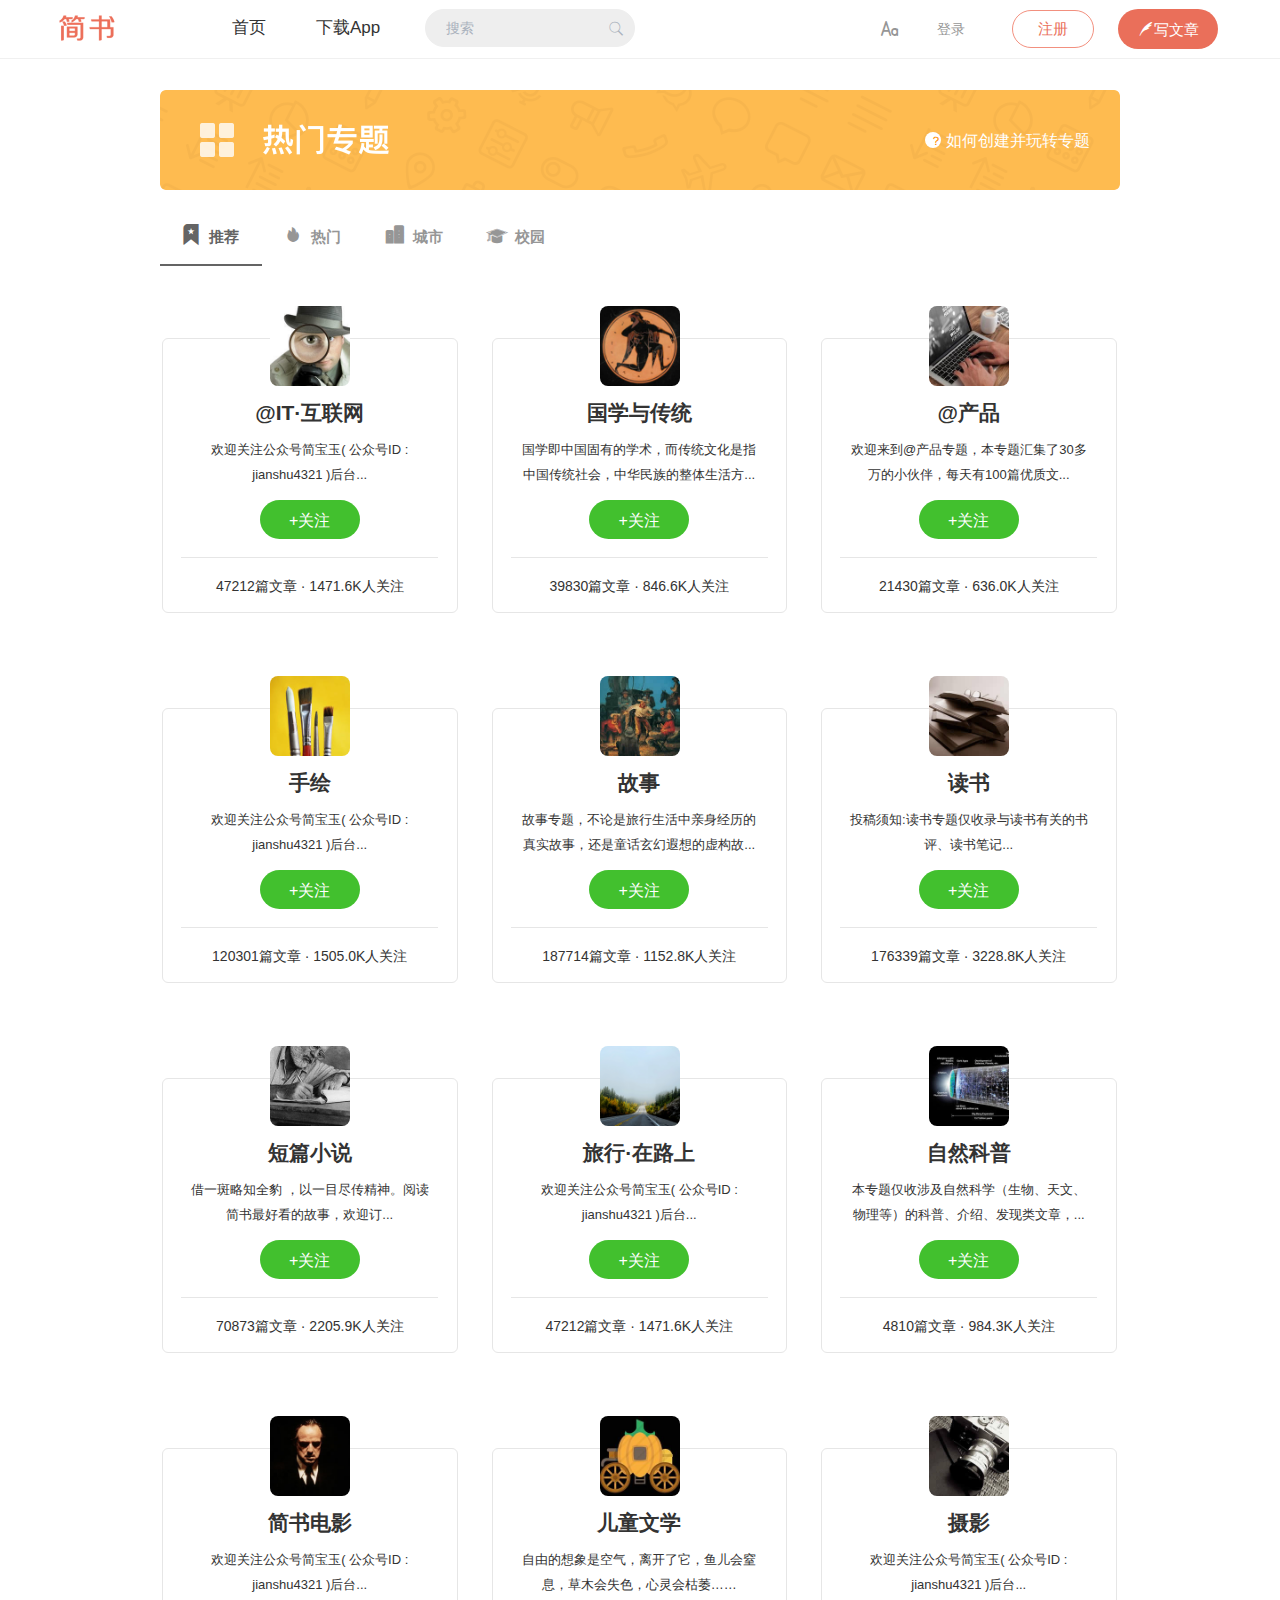
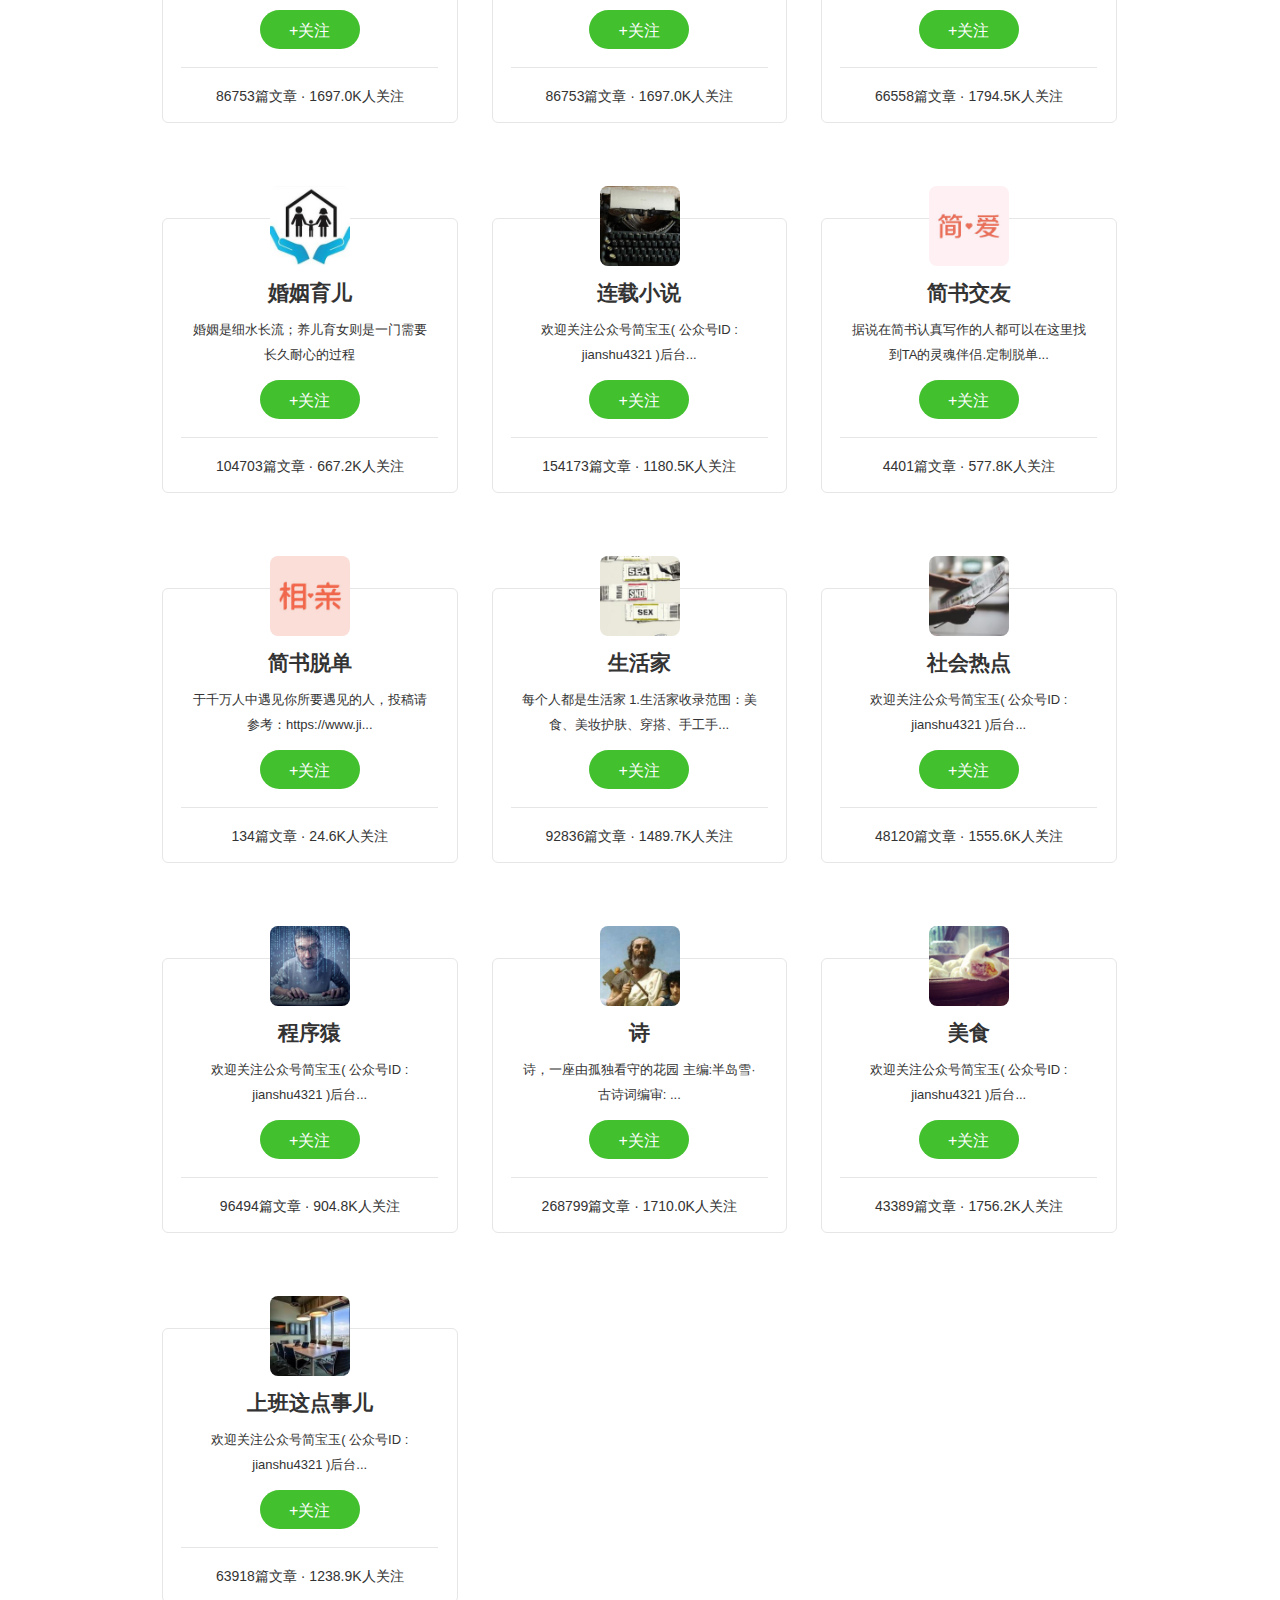
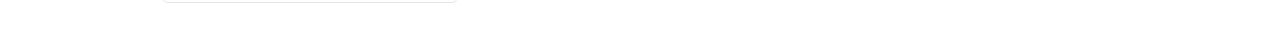
<file: html/collection.html>
﻿<!DOCTYPE html>
<html lang="en">
<head>
    <meta charset="UTF-8">
    <meta charset="UTF-8">
    <title>热门专题 - 简书</title>
    <link rel="shortcut icon" href="../images/favicon.ico">
    <link rel="stylesheet" href="../css/cssreset.css">
    <link rel="stylesheet" type="text/css" href="../font/iconfont.css">
    <link rel="stylesheet" href="../css/header.css">
    <link rel="stylesheet" href="../css/collection.css">
</head>
<body>
<header>
    <nav class="nav">
        <h1><a href="../index.html"><img src="../images/logo.png" alt=""></a></h1>
        <ul class="ulist-menu">
            <li class="link-index"><a href="../index.html"><i class="iconfont icon-navigation"></i><span
                    class="devi">首页</span></a></li>
            <li><a href="../html/application.html"><i class="iconfont icon-app-download"></i><span
                    class="devi">下载App</span></a></li>
            <li>
                <form id="search" action="../html/search.html" method="post" accept-charset="UTF-8" target="_blank">
                    <input type="text" id="search-input" placeholder="搜索" autocomplete="off">
                    <i id="btn-search" class="iconfont icon-search2" onclick="document:search.submit();"></i>
                </form>
                <div class="search-hot" id="search-hot">
                    <p><span>热门搜索</span><span><a class="change"><i class="iconfont icon-refresh1"></i>换一批</a></span></p>
                    <ul class="search-list">
                        <li><a href="../html/search.html">区块链</a></li>
                        <li><a href="../html/search.html">小程序</a></li>
                        <li><a href="../html/search.html">vue</a></li>
                        <li><a href="../html/search.html">故事</a></li>
                        <li><a href="../html/search.html">PHP</a></li>
                        <li><a href="../html/search.html">UI设计</a></li>
                        <li><a href="../html/search.html">美食</a></li>
                        <li><a href="../html/search.html">思维导图</a></li>
                        <li><a href="../html/search.html">PPT</a></li>
                        <li><a href="../html/search.html">程序猿</a></li>
                    </ul>
                </div>
            </li>
        </ul>
        <div class="btn-menu">
            <span class="btn-mode"><i id="font" class="iconfont icon-ziti"></i>
                <div class="mode">
                    <div class="mode-top">
                        <span><i class="iconfont icon-moon"></i>夜间模式</span>
                        <span>
                            <a class="btn-on">开</a><a class="btn-off">关</a>
                        </span>
                    </div>
                    <div class="mode-bottom">
                        <span>
                            <a class="btn-song">宋体</a><a class="btn-black">黑体</a>
                        </span>
                        <span>
                            <a class="btn-simple">简</a><a class="btn-complex">繁</a>
                        </span>
                    </div>
                </div>
            </span>
            <span class="btn-login"><a href="../html/sign_in.html">登录</a></span>
            <span class="btn-reg"><a href="../html/sign_up.html">注册</a></span>
            <span class="btn-write"><a href="#"><i class="iconfont icon-write"></i>写文章</a></span>
        </div>
    </nav>
    <div class="back-top"><i class="iconfont icon-Backtop-Top"></i><div class="tool-tip">回到顶部</div></div>
</header>
<div class="top">
    <img src="../images/recommend-collection.png" alt="">
    <a href="#" class="top-tip"><span>？</span>如何创建并玩转专题</a>
</div>
<div class="menu">
    <ul>
        <li class="current"><a href="#" class="acurrent"><i class="iconfont icon-tuijian"></i>推荐</a></li>
        <li><a href="#"><i class="iconfont icon-hot"></i>热门</a></li>
        <li><a href="#"><i class="iconfont icon-city"></i>城市</a></li>
        <li><a href="#"><i class="iconfont icon-yuanxiao"></i>校园</a></li>
    </ul>
</div>
<div class="container">
    <ul>
        <li class="wrap">
            <a href="../html/subject.html"><img class="wrap_img" src="../images/@IT.jpg" alt=""></a>
            <div class="content">
                <h4><a href="../html/subject.html">@IT·互联网</a></h4>
                <p>欢迎关注公众号简宝玉( 公众号ID : jianshu4321 )后台...</p>
                <span class="add-follow"><a href="#">+关注</a></span>
                <span class="content_bottom"><a href="#">47212篇文章</a> · 1471.6K人关注</span>
            </div>
        </li>

        <li class="wrap">
            <a href="../html/subject.html"><img class="wrap_img" src="../images/traditional.jpg" alt=""></a>
            <div class="content">
                <h4><a href="../html/subject.html">国学与传统</a></h4>
                <p>国学即中国固有的学术，而传统文化是指中国传统社会，中华民族的整体生活方...</p>
                <span class="add-follow"><a href="#">+关注</a></span>
                <span class="content_bottom"><a href="#">39830篇文章</a> · 846.6K人关注</span>
            </div>
        </li>
        <li class="wrap">
            <a href="../html/subject.html"><img class="wrap_img" src="../images/product.jpg" alt=""></a>
            <div class="content">
                <h4><a href="../html/subject.html">@产品</a></h4>
                <p>欢迎来到@产品专题，本专题汇集了30多万的小伙伴，每天有100篇优质文...</p>
                <span class="add-follow"><a href="#">+关注</a></span>
                <span class="content_bottom"><a href="#">21430篇文章</a> · 636.0K人关注</span>
            </div>
        </li>
        <li class="wrap">
            <a href="../html/subject.html"><img class="wrap_img" src="../images/hand-painted.jpg" alt=""></a>
            <div class="content">
                <h4><a href="../html/subject.html">手绘</a></h4>
                <p>欢迎关注公众号简宝玉( 公众号ID : jianshu4321 )后台...</p>
                <span class="add-follow"><a href="#">+关注</a></span>
                <span class="content_bottom"><a href="#">120301篇文章</a> · 1505.0K人关注</span>
            </div>
        </li>
        <li class="wrap">
            <a href="../html/subject.html"><img class="wrap_img" src="../images/story.jpg" alt=""></a>
            <div class="content">
                <h4><a href="../html/subject.html">故事</a></h4>
                <p>故事专题，不论是旅行生活中亲身经历的真实故事，还是童话玄幻遐想的虚构故...</p>
                <span class="add-follow"><a href="#">+关注</a></span>
                <span class="content_bottom"><a href="#">187714篇文章</a> · 1152.8K人关注</span>
            </div>
        </li>
        <li class="wrap">
            <a href="../html/subject.html"><img class="wrap_img" src="../images/reading.jpg" alt=""></a>
            <div class="content">
                <h4><a href="../html/subject.html">读书</a></h4>
                <p>投稿须知:读书专题仅收录与读书有关的书评、读书笔记...</p>
                <span class="add-follow"><a href="#">+关注</a></span>
                <span class="content_bottom"><a href="#">176339篇文章</a> · 3228.8K人关注</span>
            </div>
        </li>
        <li class="wrap">
            <a href="../html/subject.html"><img class="wrap_img" src="../images/short-novel.jpg" alt=""></a>
            <div class="content">
                <h4><a href="../html/subject.html">短篇小说</a></h4>
                <p>借一斑略知全豹 ，以一目尽传精神。阅读简书最好看的故事，欢迎订...</p>
                <span class="add-follow"><a href="#">+关注</a></span>
                <span class="content_bottom"><a href="#">70873篇文章</a> · 2205.9K人关注</span>
            </div>
        </li>
        <li class="wrap">
            <a href="../html/subject.html"><img class="wrap_img" src="../images/trip-on-way.png" alt=""></a>
            <div class="content">
                <h4><a href="../html/subject.html">旅行·在路上</a></h4>
                <p>欢迎关注公众号简宝玉( 公众号ID : jianshu4321 )后台...</p>
                <span class="add-follow"><a href="#">+关注</a></span>
                <span class="content_bottom"><a href="#">47212篇文章</a> · 1471.6K人关注</span>
            </div>
        </li>
        <li class="wrap">
            <a href="../html/subject.html"><img class="wrap_img" src="../images/nature-science.jpg" alt=""></a>
            <div class="content">
                <h4><a href="../html/subject.html">自然科普</a></h4>
                <p>本专题仅收涉及自然科学（生物、天文、物理等）的科普、介绍、发现类文章，...</p>
                <span class="add-follow"><a href="#">+关注</a></span>
                <span class="content_bottom"><a href="#">4810篇文章</a> · 984.3K人关注</span>
            </div>
        </li>
        <li class="wrap">
            <a href="../html/subject.html"><img class="wrap_img" src="../images/movies.jpg" alt=""></a>
            <div class="content">
                <h4><a href="../html/subject.html">简书电影</a></h4>
                <p>欢迎关注公众号简宝玉( 公众号ID : jianshu4321 )后台...</p>
                <span class="add-follow"><a href="#">+关注</a></span>
                <span class="content_bottom"><a href="#">86753篇文章</a> · 1697.0K人关注</span>
            </div>
        </li>
        <li class="wrap">
            <a href="../html/subject.html"><img class="wrap_img" src="../images/children-literature.jpeg" alt=""></a>
            <div class="content">
                <h4><a href="../html/subject.html">儿童文学</a></h4>
                <p>自由的想象是空气，离开了它，鱼儿会窒息，草木会失色，心灵会枯萎……</p>
                <span class="add-follow"><a href="#">+关注</a></span>
                <span class="content_bottom"><a href="#">86753篇文章</a> · 1697.0K人关注</span>
            </div>
        </li>
        <li class="wrap">
            <a href="../html/subject.html"><img class="wrap_img" src="../images/photography.jpg" alt=""></a>
            <div class="content">
                <h4><a href="../html/subject.html">摄影</a></h4>
                <p>欢迎关注公众号简宝玉( 公众号ID : jianshu4321 )后台...</p>
                <span class="add-follow"><a href="#">+关注</a></span>
                <span class="content_bottom"><a href="#">66558篇文章</a> · 1794.5K人关注</span>
            </div>
        </li>
        <li class="wrap">
            <a href="../html/subject.html"><img class="wrap_img" src="../images/marriage%20childcare.jpg" alt=""></a>
            <div class="content">
                <h4><a href="../html/subject.html">婚姻育儿</a></h4>
                <p>婚姻是细水长流；养儿育女则是一门需要长久耐心的过程</p>
                <span class="add-follow"><a href="#">+关注</a></span>
                <span class="content_bottom"><a href="#">104703篇文章</a> · 667.2K人关注</span>
            </div>
        </li>
        <li class="wrap">
            <a href="../html/subject.html"><img class="wrap_img" src="../images/novel.jpg" alt=""></a>
            <div class="content">
                <h4><a href="../html/subject.html">连载小说</a></h4>
                <p>欢迎关注公众号简宝玉( 公众号ID : jianshu4321 )后台...</p>
                <span class="add-follow"><a href="#">+关注</a></span>
                <span class="content_bottom"><a href="#">154173篇文章</a> · 1180.5K人关注</span>
            </div>
        </li>
        <li class="wrap">
            <a href="../html/subject.html"><img class="wrap_img" src="../images/jian-make-friends.jpg" alt=""></a>
            <div class="content">
                <h4><a href="../html/subject.html">简书交友</a></h4>
                <p>据说在简书认真写作的人都可以在这里找到TA的灵魂伴侣.定制脱单...</p>
                <span class="add-follow"><a href="#">+关注</a></span>
                <span class="content_bottom"><a href="#">4401篇文章</a> · 577.8K人关注</span>
            </div>
        </li>
        <li class="wrap">
            <a href="../html/subject.html"><img class="wrap_img" src="../images/jianshu-tuodan.jpg" alt=""></a>
            <div class="content">
                <h4><a href="../html/subject.html">简书脱单</a></h4>
                <p>于千万人中遇见你所要遇见的人，投稿请参考：https://www.ji...</p>
                <span class="add-follow"><a href="#">+关注</a></span>
                <span class="content_bottom"><a href="#">134篇文章</a> · 24.6K人关注</span>
            </div>
        </li>
        <li class="wrap">
            <a href="../html/subject.html"><img class="wrap_img" src="../images/life-home.jpg" alt=""></a>
            <div class="content">
                <h4><a href="../html/subject.html">生活家</a></h4>
                <p>每个人都是生活家 1.生活家收录范围：美食、美妆护肤、穿搭、手工手...</p>
                <span class="add-follow"><a href="#">+关注</a></span>
                <span class="content_bottom"><a href="#">92836篇文章</a> · 1489.7K人关注</span>
            </div>
        </li>
        <li class="wrap">
            <a href="../html/subject.html"> <img class="wrap_img" src="../images/man-hands-reading-boy-large.jpg"
                                                 alt=""></a>
            <div class="content">
                <h4><a href="../html/subject.html">社会热点</a></h4>
                <p>欢迎关注公众号简宝玉( 公众号ID : jianshu4321 )后台...</a></p>
                <span class="add-follow"><a href="#">+关注</a></span>
                <span class="content_bottom"><a href="#">48120篇文章</a> · 1555.6K人关注</span>
            </div>
        </li>
        <li class="wrap">
            <a href="../html/subject.html"> <img class="wrap_img" src="../images/computer_guy.jpg" alt=""></a>
            <div class="content">
                <h4><a href="../html/subject.html">程序猿</a></h4>
                <p>欢迎关注公众号简宝玉( 公众号ID : jianshu4321 )后台...</a></p>
                <span class="add-follow"><a href="#">+关注</a></span>
                <span class="content_bottom"><a href="#">96494篇文章</a> · 904.8K人关注</span>
            </div>
        </li>
        <li class="wrap">
            <a href="../html/subject.html"> <img class="wrap_img" src="../images/poem.jpeg" alt=""></a>
            <div class="content">
                <h4><a href="../html/subject.html">诗</a></h4>
                <p>诗，一座由孤独看守的花园 主编:半岛雪·古诗词编审: ...</a></p>
                <span class="add-follow"><a href="#">+关注</a></span>
                <span class="content_bottom"><a href="#">268799篇文章</a> · 1710.0K人关注</span>
            </div>
        </li>
        <li class="wrap">
            <a href="../html/subject.html"> <img class="wrap_img" src="../images/delicius.jpg" alt=""></a>
            <div class="content">
                <h4><a href="../html/subject.html">美食</a></h4>
                <p>欢迎关注公众号简宝玉( 公众号ID : jianshu4321 )后台...</a></p>
                <span class="add-follow"><a href="#">+关注</a></span>
                <span class="content_bottom"><a href="#">43389篇文章</a> · 1756.2K人关注</span>
            </div>
        </li>
        <li class="wrap">
            <a href="../html/subject.html"> <img class="wrap_img" src="../images/work.jpeg" alt=""></a>
            <div class="content">
                <h4><a href="../html/subject.html">上班这点事儿</a></h4>
                <p>欢迎关注公众号简宝玉( 公众号ID : jianshu4321 )后台...</p>
                <span class="add-follow"><a href="#">+关注</a></span>
                <span class="content_bottom"><a href="#">63918篇文章</a> · 1238.9K人关注</span>
            </div>
        </li>
    </ul>
</div>

<script src="../js/jquery.min.js"></script>
<script src="../js/my.js"></script>
</body>
</html>
</file>
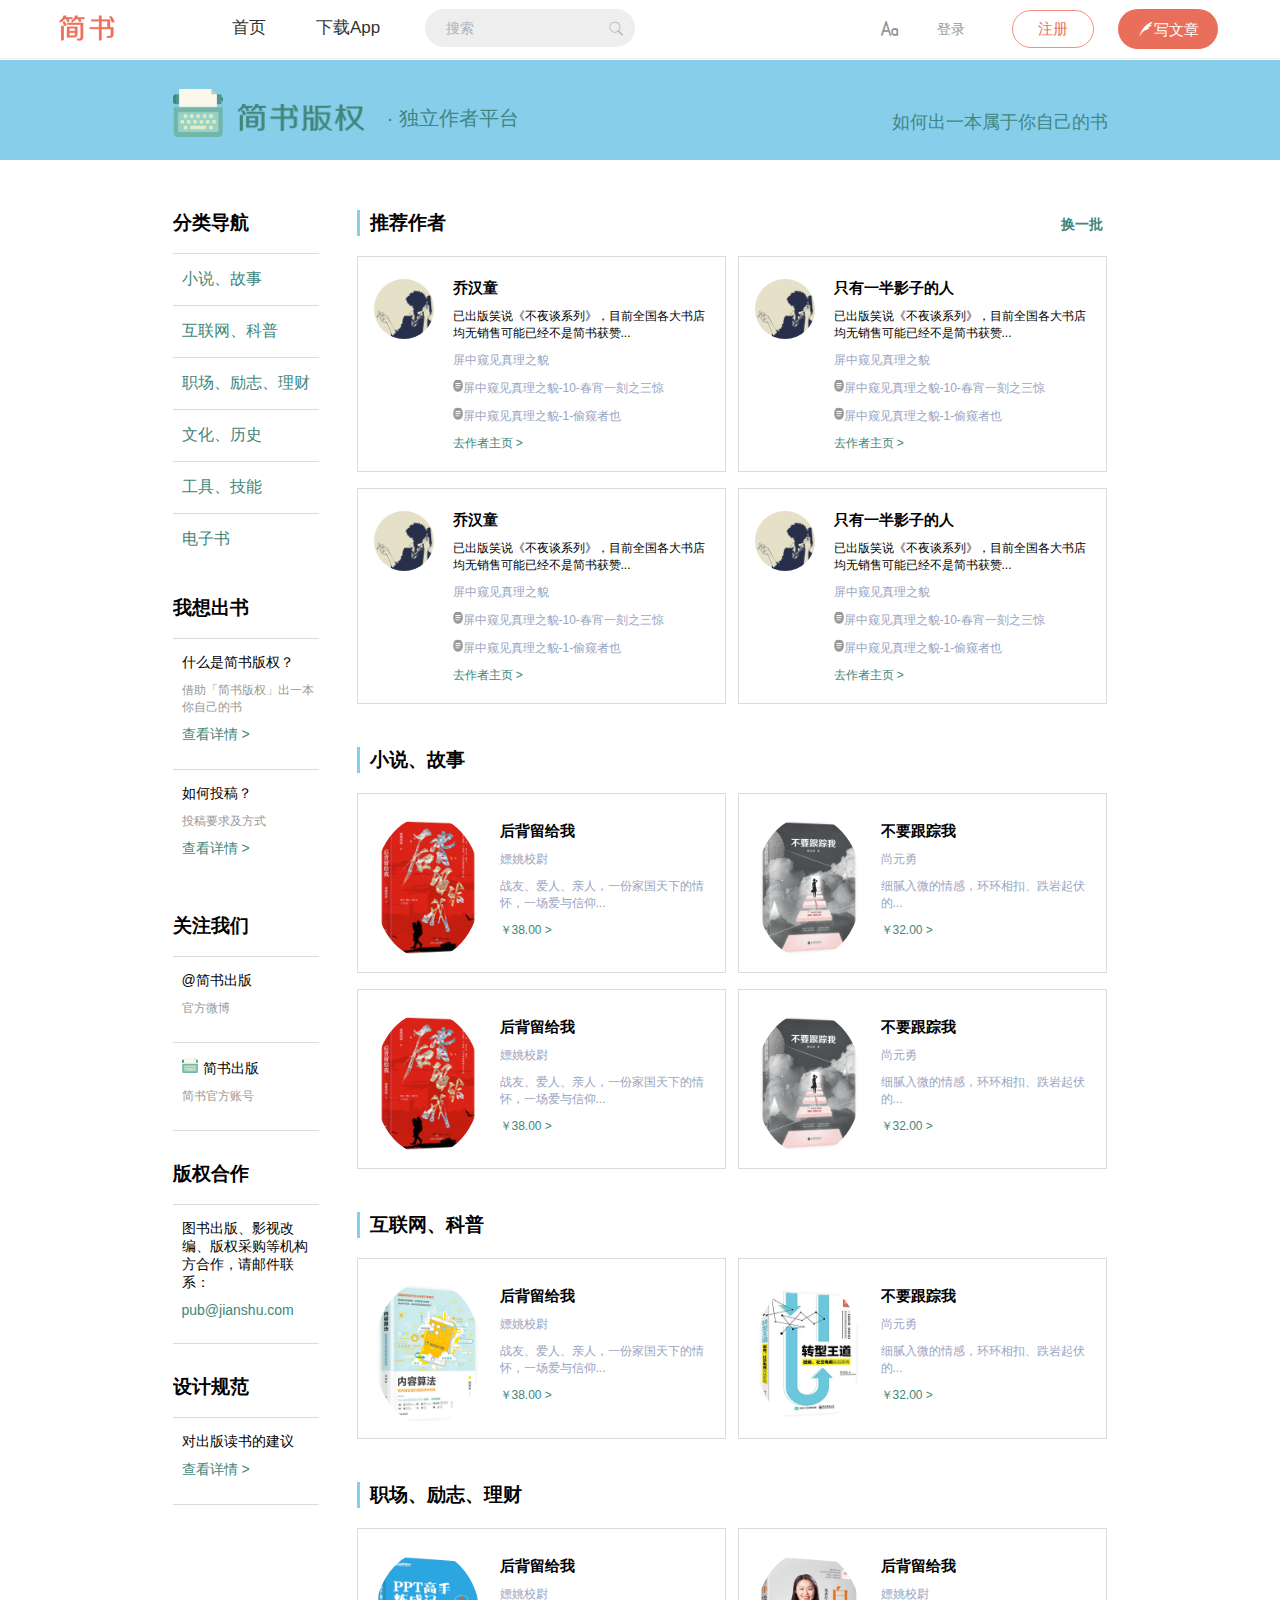
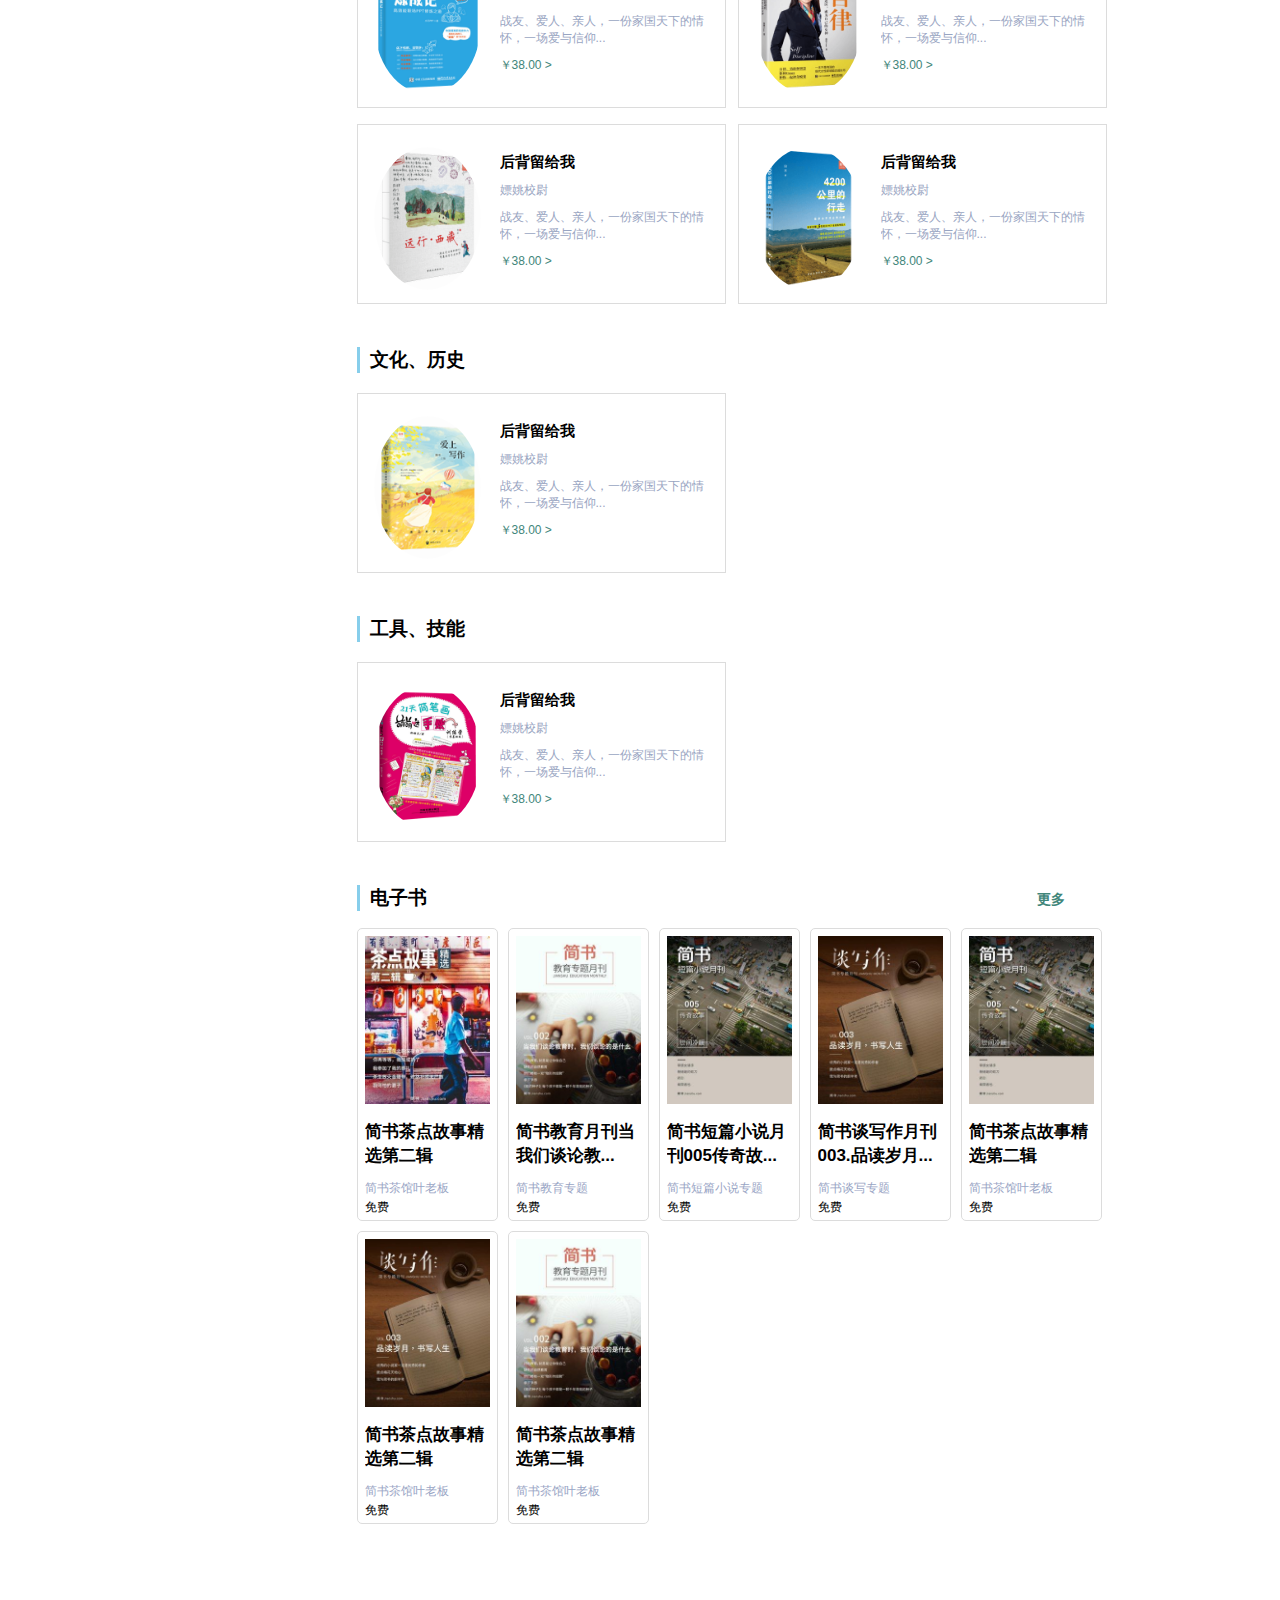
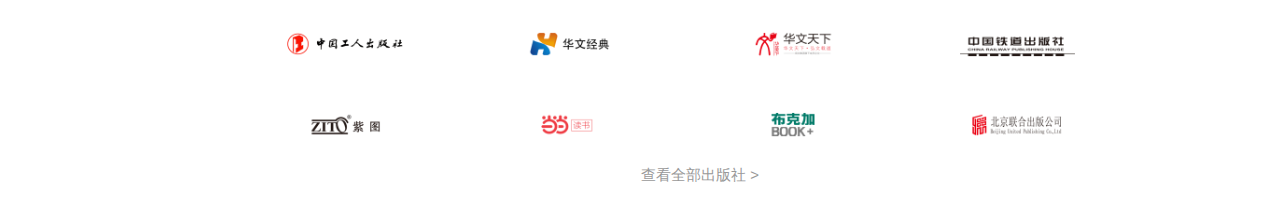
<file: html/copyright.html>
<!DOCTYPE html>
<html>
	<head>
		<meta charset="utf-8">
		<meta http-equiv="X-UA-Compatible" content="IE=edge">
		<title>简书版权 - 简书</title>
		<link rel="shortcut icon" href="../images/favicon.ico">
		<link rel="stylesheet" href="../css/cssreset.css">
		<link rel="stylesheet" type="text/css" href="../font/iconfont.css">
		<link rel="stylesheet" href="../css/header.css">
		<link rel="stylesheet" href="../css/right.css">
	</head>
	<body>
	<header>
		<nav class="nav">
			<h1><a href="../index.html"><img src="../images/logo.png" alt=""></a></h1>
			<ul class="ulist-menu">
				<li class="link-index"><a href="../index.html"><i class="iconfont icon-navigation"></i><span
						class="devi">首页</span></a></li>
				<li><a href="../html/application.html"><i class="iconfont icon-app-download"></i><span
						class="devi">下载App</span></a></li>
				<li>
					<form id="search" action="../html/search.html" method="post" accept-charset="UTF-8" target="_blank">
						<input type="text" id="search-input" placeholder="搜索" autocomplete="off">
						<i id="btn-search" class="iconfont icon-search2" onclick="checkInput();"></i>
					</form>
					<div class="search-hot" id="search-hot">
						<p><span>热门搜索</span><span><a class="change"><i class="iconfont icon-refresh1"></i>换一批</a></span></p>
						<ul class="search-list">
							<li><a href="../html/search.html">区块链</a></li>
							<li><a href="../html/search.html">小程序</a></li>
							<li><a href="../html/search.html">vue</a></li>
							<li><a href="../html/search.html">故事</a></li>
							<li><a href="../html/search.html">PHP</a></li>
							<li><a href="../html/search.html">UI设计</a></li>
							<li><a href="../html/search.html">美食</a></li>
							<li><a href="../html/search.html">思维导图</a></li>
							<li><a href="../html/search.html">PPT</a></li>
							<li><a href="../html/search.html">程序猿</a></li>
						</ul>
					</div>
				</li>
			</ul>
			<div class="btn-menu">
				<span class="btn-mode"><i id="font" class="iconfont icon-ziti"></i>
                	<div class="mode">
						<div class="mode-top">
							<span><i class="iconfont icon-moon"></i>夜间模式</span>
                        <span>
                            <a class="btn-on">开</a><a class="btn-off">关</a>
                        </span>
						</div>
						<div class="mode-bottom">
                        <span>
                            <a class="btn-song">宋体</a><a class="btn-black">黑体</a>
                        </span>
                        <span>
                            <a class="btn-simple">简</a><a class="btn-complex">繁</a>
                        </span>
						</div>
					</div>
            	</span>
				<span class="btn-login"><a href="../html/sign_up.html">登录</a></span>
				<span class="btn-reg"><a href="../html/sign_up.html">注册</a></span>
				<span class="btn-write"><a href="#"><i class="iconfont icon-write"></i>写文章</a></span>
			</div>
		</nav>
		<div class="back-top"><i class="iconfont icon-Backtop-Top"></i><div class="tool-tip">回到顶部</div></div>
	</header>
		<main>
			<div class="top">
				<p>
					<span><img src="../images/logo_1.png" alt="" width="50px" class="re-author"></span>
					<span><img src="../images/logo_2.png" alt="" width="128px"></span>
					<span class="des">· 独立作者平台</span>
				</p>
				<p class="tow">如何出一本属于你自己的书</p>
			</div>
		</main>
		<section>
			<div class="left">
				<h6>
					分类导航
				</h6>
				<ul id="ul2">
					<li><a href="#fiction">小说、故事</a></li>
					<li><a href="#internet">互联网、科普</a></li>
					<li><a href="#workplace">职场、励志、理财</a></li>
					<li><a href="#culture">文化、历史</a></li>
					<li><a href="#tool">工具、技能</a></li>
					<li><a href="#e-book">电子书</a></li>
				</ul>
				<h6>我想出书</h6>
				<ul class="ul1">
					<li>
						<p class="des1">什么是简书版权？</p>
						<p class="des2">借助「简书版权」出一本你自己的书</p>
						<p>查看详情 ></p>
					</li>
					<li>
						<p class="des1">如何投稿？</p>
						<p class="des2">投稿要求及方式</p>
						<p>查看详情 ></p>
					</li>
				</ul>
				<h6>关注我们</h6>
				<ul class="ul1">
					<li>
						<p class="des1">@简书出版</p>
						<p class="des2">官方微博</p>
					</li>
				</ul>
				<ul class="ul1">
					<li>
						<p class="des1"><span><img src="../images/logo_1.png" alt="" width="16px"></span>简书出版</p>
						<p class="des2">简书官方账号</p>
					</li>
				</ul>
				<h6>版权合作<span></span></h6>
				<ul class="ul1">
					<li>
						<p class="des1">图书出版、影视改编、版权采购等机构方合作，请邮件联系：</p>
						<p>pub@jianshu.com</p>
					</li>
				</ul>
				<h6>设计规范</h6>
				<ul class="ul1">
					<li>
						<p class="des1">对出版读书的建议</p>
						<p>查看详情 ></p>
					</li>
				</ul>
			</div>
			<div class="right">
				<h5>推荐作者 <span>换一批</span></h5>
				<ul>
					<li>
						<span><img src="../images/right1.jpg" alt="" width="60px"></span>
						<div class="div">
							<p class="p_one">乔汉童</p>
							<p>已出版笑说《不夜谈系列》，目前全国各大书店均无销售可能已经不是简书获赞...</p>
							<p class="p_tow">屏中窥见真理之貌</p>
							<p class="p_tow">
								<span><img src="../images/r.1.png" alt=""></span><span>屏中窥见真理之貌-10-春宵一刻之三惊</span>
							</p>
							<p class="p_tow">
								<span><img src="../images/r.1.png" alt=""></span><span>屏中窥见真理之貌-1-偷窥者也
								</span>
							</p>
							<p class="p_three">去作者主页 ></p>
						</div>
					</li>
					<li>
						<span><img src="../images/right1.jpg" alt="" width="60px"></span>
						<div class="div">
							<p class="p_one">只有一半影子的人</p>
							<p>已出版笑说《不夜谈系列》，目前全国各大书店均无销售可能已经不是简书获赞...</p>
							<p class="p_tow">屏中窥见真理之貌</p>
							<p class="p_tow">
								<span><img src="../images/r.1.png" alt=""></span><span>屏中窥见真理之貌-10-春宵一刻之三惊</span>
							</p>
							<p class="p_tow">
								<span><img src="../images/r.1.png" alt=""></span><span>屏中窥见真理之貌-1-偷窥者也
								</span>
							</p>
							<p class="p_three">去作者主页 ></p>
						</div>
					</li>
					<li>
						<span><img src="../images/right1.jpg" alt="" width="60px"></span>
						<div class="div">
							<p class="p_one">乔汉童</p>
							<p>已出版笑说《不夜谈系列》，目前全国各大书店均无销售可能已经不是简书获赞...</p>
							<p class="p_tow">屏中窥见真理之貌</p>
							<p class="p_tow">
								<span><img src="../images/r.1.png" alt=""></span><span>屏中窥见真理之貌-10-春宵一刻之三惊</span>
							</p>
							<p class="p_tow">
								<span><img src="../images/r.1.png" alt=""></span><span>屏中窥见真理之貌-1-偷窥者也
								</span>
							</p>
							<p class="p_three">去作者主页 ></p>
						</div>
					</li>
					<li>
						<span><img src="../images/right1.jpg" alt="" width="60px"></span>
						<div class="div">
							<p class="p_one">只有一半影子的人</p>
							<p>已出版笑说《不夜谈系列》，目前全国各大书店均无销售可能已经不是简书获赞...</p>
							<p class="p_tow">屏中窥见真理之貌</p>
							<p class="p_tow">
								<span><img src="../images/r.1.png" alt=""></span><span>屏中窥见真理之貌-10-春宵一刻之三惊</span>
							</p>
							<p class="p_tow">
								<span><img src="../images/r.1.png" alt=""></span><span>屏中窥见真理之貌-1-偷窥者也
								</span>
							</p>
							<p class="p_three">去作者主页 ></p>
						</div>
					</li>
				</ul>
				<h5><a href="" name="fiction"></a>小说、故事</h5>
				<ul>
					<li>
						<span><img src="../images/list1.png" alt="" width="107px"></span>
						<div class="div div2">
							<p class="p_one">后背留给我</p>
							<p class="p_tow">嫖姚校尉</p>
							<p class="p_tow">
								<span>战友、爱人、亲人，一份家国天下的情怀，一场爱与信仰...</span>
							</p>
							<p class="p_three">￥38.00 ></p>
						</div>
					</li>
					<li>
						<span><img src="../images/list2.png" alt="" width="107px"></span>
						<div class="div div2">
							<p class="p_one">不要跟踪我</p>
							<p class="p_tow">尚元勇</p>
							<p class="p_tow">
								<span>细腻入微的情感，环环相扣、跌岩起伏的...</span>
							</p>
							<p class="p_three">￥32.00 ></p>
						</div>
					</li>
					<li>
						<span><img src="../images/list1.png" alt="" width="107px"></span>
						<div class="div div2">
							<p class="p_one">后背留给我</p>
							<p class="p_tow">嫖姚校尉</p>
							<p class="p_tow">
								<span>战友、爱人、亲人，一份家国天下的情怀，一场爱与信仰...</span>
							</p>
							<p class="p_three">￥38.00 ></p>
						</div>
					</li>
            		<li>
						<span><img src="../images/list2.png" alt="" width="107px"></span>
						<div class="div div2">
							<p class="p_one">不要跟踪我</p>
							<p class="p_tow">尚元勇</p>
							<p class="p_tow">
								<span>细腻入微的情感，环环相扣、跌岩起伏的...</span>
							</p>
							<p class="p_three">￥32.00 ></p>
						</div>
					</li>
				</ul>
				<h5><a href="" name="internet"></a>互联网、科普</h5>
				<ul>
					<li>
						<span><img src="../images/list3.png" alt="" width="107px"></span>
						<div class="div div2">
							<p class="p_one">后背留给我</p>
							<p class="p_tow">嫖姚校尉</p>
							<p class="p_tow">
								<span>战友、爱人、亲人，一份家国天下的情怀，一场爱与信仰...</span>
							</p>
							<p class="p_three">￥38.00 ></p>
						</div>
					</li>
					<li>
						<span><img src="../images/list4.png" alt="" width="107px"></span>
						<div class="div div2">
							<p class="p_one">不要跟踪我</p>
							<p class="p_tow">尚元勇</p>
							<p class="p_tow">
								<span>细腻入微的情感，环环相扣、跌岩起伏的...</span>
							</p>
							<p class="p_three">￥32.00 ></p>
						</div>
					</li>
				</ul>
				<h5><a href="" name="workplace"></a>职场、励志、理财</h5>
				<ul>
					<li>
						<span><img src="../images/list5.png" alt="" width="107px"></span>
						<div class="div div2">
							<p class="p_one">后背留给我</p>
							<p class="p_tow">嫖姚校尉</p>
							<p class="p_tow">
								<span>战友、爱人、亲人，一份家国天下的情怀，一场爱与信仰...</span>
							</p>
							<p class="p_three">￥38.00 ></p>
						</div>
					</li>
					<li>
						<span><img src="../images/list6.png" alt="" width="107px"></span>
						<div class="div div2">
							<p class="p_one">后背留给我</p>
							<p class="p_tow">嫖姚校尉</p>
							<p class="p_tow">
								<span>战友、爱人、亲人，一份家国天下的情怀，一场爱与信仰...</span>
							</p>
							<p class="p_three">￥38.00 ></p>
						</div>
					</li>
					<li>
						<span><img src="../images/list7.png" alt="" width="107px"></span>
						<div class="div div2">
							<p class="p_one">后背留给我</p>
							<p class="p_tow">嫖姚校尉</p>
							<p class="p_tow">
								<span>战友、爱人、亲人，一份家国天下的情怀，一场爱与信仰...</span>
							</p>
							<p class="p_three">￥38.00 ></p>
						</div>
					</li>
					<li>
						<span><img src="../images/list8.png" alt="" width="107px"></span>
						<div class="div div2">
							<p class="p_one">后背留给我</p>
							<p class="p_tow">嫖姚校尉</p>
							<p class="p_tow">
								<span>战友、爱人、亲人，一份家国天下的情怀，一场爱与信仰...</span>
							</p>
							<p class="p_three">￥38.00 ></p>
						</div>
					</li>
				</ul>
				<h5><a href="" name="culture"></a>文化、历史</h5>
				<ul>
					<li>
						<span><img src="../images/list9.png" alt="" width="107px"></span>
						<div class="div div2">
							<p class="p_one">后背留给我</p>
							<p class="p_tow">嫖姚校尉</p>
							<p class="p_tow">
								<span>战友、爱人、亲人，一份家国天下的情怀，一场爱与信仰...</span>
							</p>
							<p class="p_three">￥38.00 ></p>
						</div>
					</li>
				</ul>
				<h5><a href="" name="tool"></a>工具、技能</h5>
				<ul>
					<li>
						<span><img src="../images/list10.png" alt="" width="107px"></span>
						<div class="div div2">
							<p class="p_one">后背留给我</p>
							<p class="p_tow">嫖姚校尉</p>
							<p class="p_tow">
								<span>战友、爱人、亲人，一份家国天下的情怀，一场爱与信仰...</span>
							</p>
							<p class="p_three">￥38.00 ></p>
						</div>
					</li>
				</ul>
				<h5><a href="" name="e-book"></a>电子书<span>更多</span></h5>
				<dl>
					<img src="../images/list11.jpeg" alt="" width="125px">
					<dt>简书茶点故事精选第二辑</dt>
					<dd>简书茶馆叶老板</dd>
					<span>免费</span>
				</dl>
				<dl>
					<img src="../images/list12.jpeg" alt="" width="125px">
					<dt>简书教育月刊当我们谈论教...</dt>
					<dd>简书教育专题</dd>
					<span>免费</span>
				</dl>
				<dl>
					<img src="../images/list13.jpeg" alt="" width="125px">
					<dt>简书短篇小说月刊005传奇故...</dt>
					<dd>简书短篇小说专题</dd>
					<span>免费</span>
				</dl>
				<dl>
					<img src="../images/list14.jpeg" alt="" width="125px">
					<dt>简书谈写作月刊003.品读岁月...</dt>
					<dd>简书谈写专题</dd>
					<span>免费</span>
				</dl>
				<dl>
					<img src="../images/list13.jpeg" alt="" width="125px">
					<dt>简书茶点故事精选第二辑</dt>
					<dd>简书茶馆叶老板</dd>
					<span>免费</span>
				</dl>
				<dl>
					<img src="../images/list14.jpeg" alt="" width="125px">
					<dt>简书茶点故事精选第二辑</dt>
					<dd>简书茶馆叶老板</dd>
					<span>免费</span>
				</dl>
				<dl>
					<img src="../images/list12.jpeg" alt="" width="125px">
					<dt>简书茶点故事精选第二辑</dt>
					<dd>简书茶馆叶老板</dd>
					<span>免费</span>
				</dl>
			</div>
		</section>
		<footer>
			<div class="footer">
				<ul>
					<li>
						<img src="../images/footer1.png" alt="" height="28px">
					</li>
					<li>
						<img src="../images/footer2.png" alt="" height="28px">
					</li>
					<li>
						<img src="../images/footer3.png" alt="" height="28px">
					</li>
					<li>
						<img src="../images/footer4.png" alt="" height="28px">
					</li>
					<li>
						<img src="../images/footer5.png" alt="" height="28px">
					</li>
					<li>
						<img src="../images/footer6.png" alt="" height="28px">
					</li>
					<li>
						<img src="../images/footer7.png" alt="" height="28px">
					</li>
					<li>
						<img src="../images/footer8.png" alt="" height="28px">
					</li>
				</ul>
				<p>查看全部出版社 ></p>
			</div>
		</footer>
		<script src="../js/jquery.js"></script>
		<script src="../js/my.js"></script>
	</body>
</html>
</file>
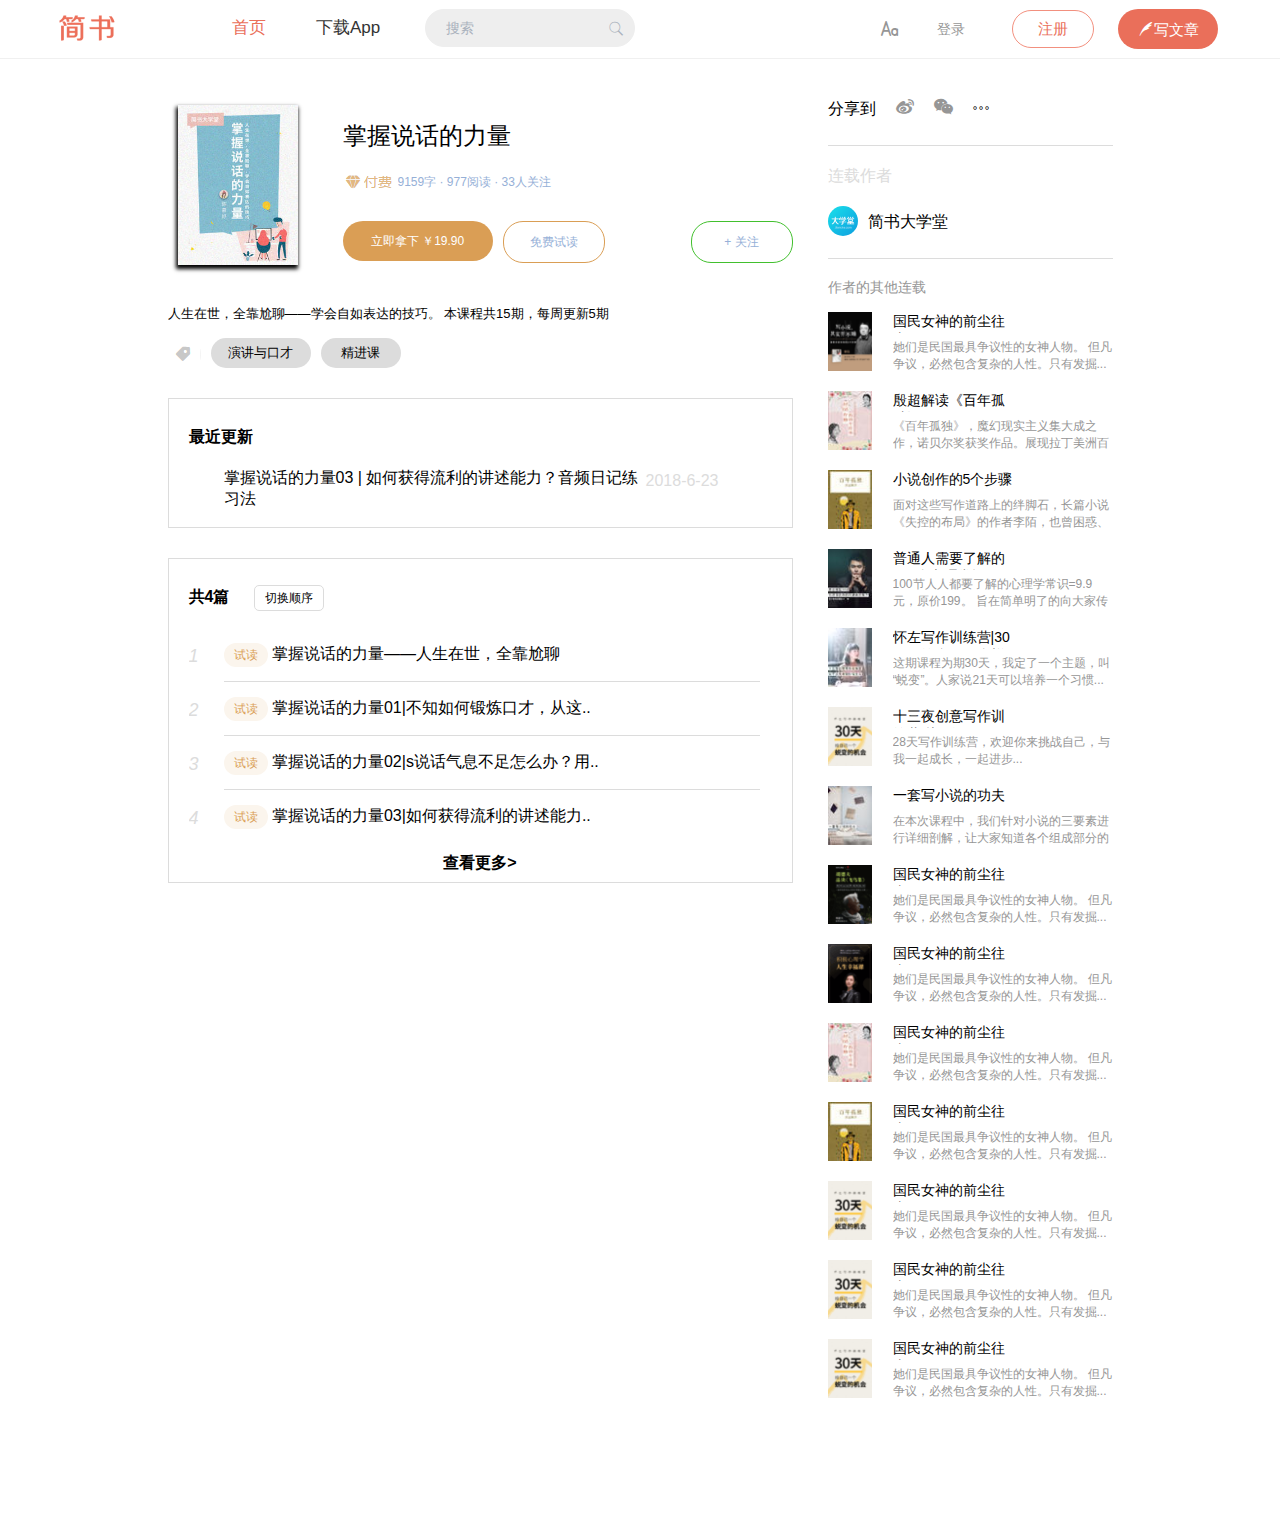
<file: html/detail.html>
<!DOCTYPE html>
<html>
<head>
    <meta charset="utf-8">
    <meta http-equiv="X-UA-Compatible" content="IE=edge">
    <title>简书原著详情</title>
    <link rel="shortcut icon" href="../images/favicon.ico">
    <link rel="stylesheet" href="../css/cssreset.css">
    <link rel="stylesheet" type="text/css" href="../font/iconfont.css">
    <link rel="stylesheet" href="../css/detail.css">
    <link rel="stylesheet" href="../css/header.css">
</head>
<body>
<header>
    <nav class="nav">
        <h1><a href="../index.html"><img src="../images/logo.png" alt=""></a></h1>
        <ul class="ulist-menu">
            <li class="link-index"><a href="../index.html"><i class="iconfont icon-navigation"></i><span
                    class="devi">首页</span></a></li>
            <li><a href="../html/application.html"><i class="iconfont icon-app-download"></i><span
                    class="devi">下载App</span></a></li>
            <li>
                <form id="search" action="../html/search.html" method="post" accept-charset="UTF-8" target="_blank">
                    <input type="text" id="search-input" placeholder="搜索" autocomplete="off">
                    <i id="btn-search" class="iconfont icon-search2" onclick="checkInput();"></i>
                </form>
                <div class="search-hot" id="search-hot">
                    <p><span>热门搜索</span><span><a class="change"><i class="iconfont icon-refresh1"></i>换一批</a></span></p>
                    <ul class="search-list">
                        <li><a href="../html/search.html">区块链</a></li>
                        <li><a href="../html/search.html">小程序</a></li>
                        <li><a href="../html/search.html">vue</a></li>
                        <li><a href="../html/search.html">故事</a></li>
                        <li><a href="../html/search.html">PHP</a></li>
                        <li><a href="../html/search.html">UI设计</a></li>
                        <li><a href="../html/search.html">美食</a></li>
                        <li><a href="../html/search.html">思维导图</a></li>
                        <li><a href="../html/search.html">PPT</a></li>
                        <li><a href="../html/search.html">程序猿</a></li>
                    </ul>
                </div>
            </li>
        </ul>
        <div class="btn-menu">
            <span class="btn-mode"><i id="font" class="iconfont icon-ziti"></i>
                <div class="mode">
                        <div class="mode-top">
                            <span><i class="iconfont icon-moon"></i>夜间模式</span>
                        <span>
                            <a class="btn-on">开</a><a class="btn-off">关</a>
                        </span>
                        </div>
                        <div class="mode-bottom">
                        <span>
                            <a class="btn-song">宋体</a><a class="btn-black">黑体</a>
                        </span>
                        <span>
                            <a class="btn-simple">简</a><a class="btn-complex">繁</a>
                        </span>
                        </div>
                    </div>
            </span>
            <span class="btn-login"><a href="../html/sign_in.html">登录</a></span>
            <span class="btn-reg"><a href="../html/sign_up.html">注册</a></span>
            <span class="btn-write"><a href="#"><i class="iconfont icon-write"></i>写文章</a></span>
        </div>
    </nav>
    <div class="back-top"><i class="iconfont icon-Backtop-Top"></i><div class="tool-tip">回到顶部</div></div>
</header>
<section>
    <div class="left">
        <div class="div1">
            <img src="../images/l1.jpg" alt="" width="120px">
            <div class="pd">
                <p class="p1">掌握说话的力量</p>
                <p><span class="sp"><img src="../images/2ff.png" alt=""></span>9159字 · 977阅读 · 33人关注</p>
                <p class="p3">
                    <span class="sp1">立即拿下 ￥19.90</span>
                    <span class="sp2">免费试读</span>
                    <span class="sp3">+ 关注</span>
                </p>
            </div>
        </div>
        <div class="mid">
            <p>人生在世，全靠尬聊——学会自如表达的技巧。 本课程共15期，每周更新5期</p>
            <p>
                <span class="simg"><img src="../images/3ff.png" alt=""></span>
                <span class="speech">演讲与口才</span>
                <span class="les">精进课</span>
            </p>
        </div>
        <div class="con">
            <h6>最近更新</h6>
            <p>
                <a href="" class="desa">
                    掌握说话的力量03 | 如何获得流利的讲述能力？音频日记练习法
                </a>
            </p>
            <span>2018-6-23</span>
        </div>
        <div class="con1">
            <p>共4篇 <span>切换顺序</span></p>
            <ul>
                <li>
                    <span class="num">1</span>
                    <span class="read">试读</span>
                    掌握说话的力量——人生在世，全靠尬聊
                </li>
                <li>
                    <span class="num">2</span>
                    <span class="read">试读</span>
                    掌握说话的力量01|不知如何锻炼口才，从这<span></span>..
                </li>
                <li>
                    <span class="num">3</span>
                    <span class="read">试读</span>
                    掌握说话的力量02|s说话气息不足怎么办？用<span></span>..
                </li>
                <li>
                    <span class="num">4</span>
                    <span class="read">试读</span>
                    掌握说话的力量03|如何获得流利的讲述能力<span></span>..
                </li>
            </ul>
            <p class="more">查看更多></p>
        </div>
    </div>
    <div class="right">
        <p class="share">分享到
				<span>
					<i class="iconfont icon-weibo"></i>
				</span>
				<span>
					<i class="iconfont icon-weixin"></i>
				</span>
            <span><i class="iconfont icon-more"></i></span>
        </p>
        <h5>连载作者</h5>
        <p><span class="spjs"><img src="../images/pp1.png" alt="" height="30px"></span>简书大学堂</p>
        <div class="bot">
            <p>作者的其他连载</p>
            <ul>
                <li>
                    <img src="../images/f1.png" alt="" width="44px">
                    <div class="tag">
                        <p class="tile">国民女神的前尘往事</p>
                        <p class="pdes">
                            她们是民国最具争议性的女神人物。 但凡争议，必然包含复杂的人性。只有发掘...
                        </p>
                    </div>
                </li>
                <li>
                    <img src="../images/f2.jpg" alt="" width="44px">
                    <div class="tag">
                        <p class="tile">殷超解读《百年孤独》</p>
                        <p class="pdes">
                            《百年孤独》，魔幻现实主义集大成之作，诺贝尔奖获奖作品。展现拉丁美洲百年的孤独和命运...
                        </p>
                    </div>
                </li>
                <li>
                    <img src="../images/f3.jpg" alt="" width="44px">
                    <div class="tag">
                        <p class="tile">小说创作的5个步骤</p>
                        <p class="pdes">
                            面对这些写作道路上的绊脚石，长篇小说《失控的布局》的作者李陌，也曾困惑、迷惘...
                        </p>
                    </div>
                </li>
                <li>
                    <img src="../images/f4.jpg" alt="" width="44px">
                    <div class="tag">
                        <p class="tile">普通人需要了解的100个心理常识</p>
                        <p class="pdes">
                            100节人人都要了解的心理学常识=9.9元，原价199。 旨在简单明了的向大家传达积极向上的心理暗示...
                        </p>
                    </div>
                </li>
                <li>
                    <img src="../images/f7.jpg" alt="" width="44px">
                    <div class="tag">
                        <p class="tile">怀左写作训练营|30天，给自己一个蜕变的机会</p>
                        <p class="pdes">
                            这期课程为期30天，我定了一个主题，叫“蜕变”。人家说21天可以培养一个习惯...
                        </p>
                    </div>
                </li>
                <li>
                    <img src="../images/f6.png" alt="" width="44px">
                    <div class="tag">
                        <p class="tile">十三夜创意写作训练营|从平淡无奇到妙笔生花</p>
                        <p class="pdes">
                            28天写作训练营，欢迎你来挑战自己，与我一起成长，一起进步...
                        </p>
                    </div>
                </li>
                <li>
                    <img src="../images/f8.jpg" alt="" width="44px">
                    <div class="tag">
                        <p class="tile">一套写小说的功夫</p>
                        <p class="pdes">
                            在本次课程中，我们针对小说的三要素进行详细剖解，让大家知道各个组成部分的特点，以及各部分的写作方法...
                        </p>
                    </div>
                </li>
                <li>
                    <img src="../images/f10.png" alt="" width="44px">
                    <div class="tag">
                        <p class="tile">国民女神的前尘往事</p>
                        <p class="pdes">
                            她们是民国最具争议性的女神人物。 但凡争议，必然包含复杂的人性。只有发掘...
                        </p>
                    </div>
                </li>
                <li>
                    <img src="../images/f11.png" alt="" width="44px">
                    <div class="tag">
                        <p class="tile">国民女神的前尘往事</p>
                        <p class="pdes">
                            她们是民国最具争议性的女神人物。 但凡争议，必然包含复杂的人性。只有发掘...
                        </p>
                    </div>
                </li>
                <li>
                    <img src="../images/f2.jpg" alt="" width="44px">
                    <div class="tag">
                        <p class="tile">国民女神的前尘往事</p>
                        <p class="pdes">
                            她们是民国最具争议性的女神人物。 但凡争议，必然包含复杂的人性。只有发掘...
                        </p>
                    </div>
                </li>
                <li>
                    <img src="../images/f3.jpg" alt="" width="44px">
                    <div class="tag">
                        <p class="tile">国民女神的前尘往事</p>
                        <p class="pdes">
                            她们是民国最具争议性的女神人物。 但凡争议，必然包含复杂的人性。只有发掘...
                        </p>
                    </div>
                </li>
                <li>
                    <img src="../images/f6.png" alt="" width="44px">
                    <div class="tag">
                        <p class="tile">国民女神的前尘往事</p>
                        <p class="pdes">
                            她们是民国最具争议性的女神人物。 但凡争议，必然包含复杂的人性。只有发掘...
                        </p>
                    </div>
                </li>
                <li>
                    <img src="../images/f6.png" alt="" width="44px">
                    <div class="tag">
                        <p class="tile">国民女神的前尘往事</p>
                        <p class="pdes">
                            她们是民国最具争议性的女神人物。 但凡争议，必然包含复杂的人性。只有发掘...
                        </p>
                    </div>
                </li>
                <li>
                    <img src="../images/f6.png" alt="" width="44px">
                    <div class="tag">
                        <p class="tile">国民女神的前尘往事</p>
                        <p class="pdes">
                            她们是民国最具争议性的女神人物。 但凡争议，必然包含复杂的人性。只有发掘...
                        </p>
                    </div>
                </li>
            </ul>
        </div>
    </div>
</section>
<script src="../js/jquery.js"></script>
<script src="../js/my.js"></script>
</body>
</html>
</file>
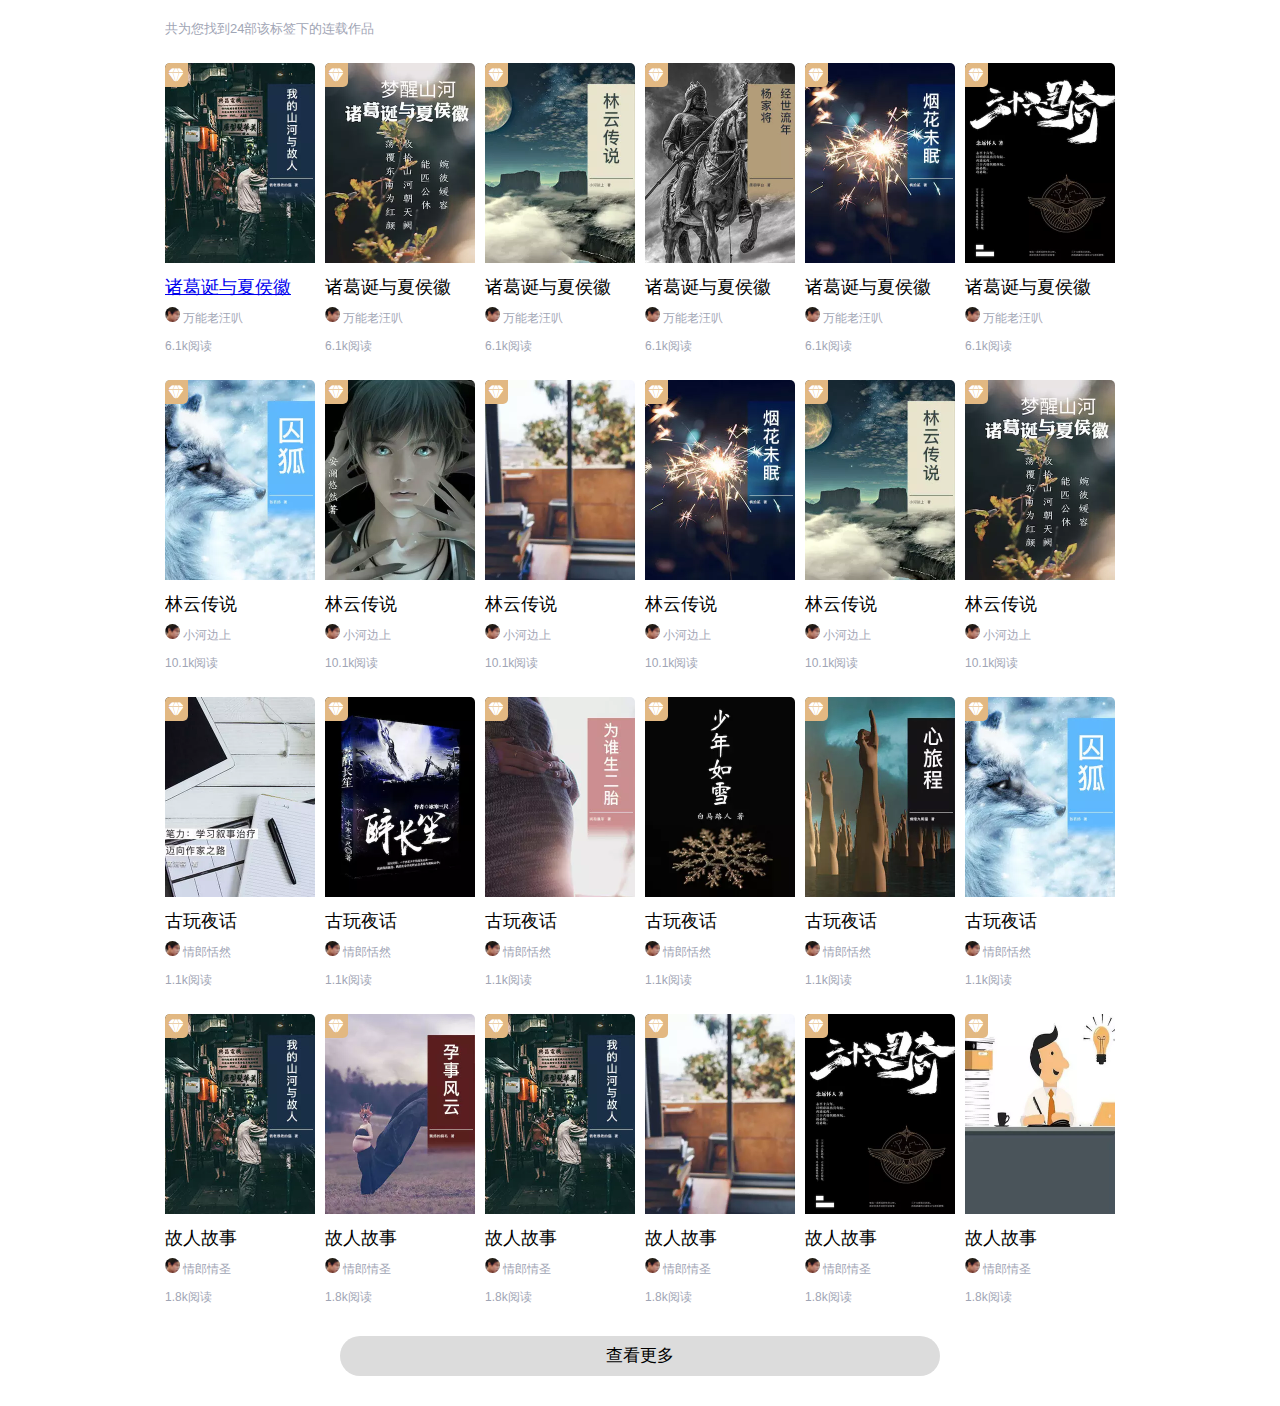
<file: html/load.html>
<!DOCTYPE html>
<html>
<head>
	<meta charset="utf-8">
	<meta http-equiv="X-UA-Compatible" content="IE=edge">
	<title>优秀连载 - 简书</title>
	<link rel="shortcut icon" href="../images/favicon.ico">
	<link rel="stylesheet" href="../css/cssreset.css">
	<link rel="stylesheet" href="../css/load.css">
</head>
<body>
	<section>
		<p>共为您找到24部该标签下的连载作品</p>
		<dl>
			<span><img src="../images/zuan.png" alt="" width="23px"></span>
			<img src="../images/four1.webp" alt="" width="150px">
			<dt class="title"><a href="../html/detail.html" target="_blank">诸葛诞与夏侯徽</a></dt>
			<dd class="des"><span><img src="../images/head.png" alt="" width="15px"></span>万能老汪叭</dd>
			<dd>6.1k阅读</dd>
		</dl>
		<dl>
			<span><img src="../images/zuan.png" alt="" width="23px"></span>
			<img src="../images/four2.webp" alt="" width="150px">
			<dt class="title">诸葛诞与夏侯徽</dt>
			<dd class="des"><span><img src="../images/head.png" alt="" width="15px"></span>万能老汪叭</dd>
			<dd>6.1k阅读</dd>
		</dl>
		<dl>
			<span><img src="../images/zuan.png" alt="" width="23px"></span>
			<img src="../images/four3.webp" alt="" width="150px">
			<dt class="title">诸葛诞与夏侯徽</dt>
			<dd class="des"><span><img src="../images/head.png" alt="" width="15px"></span>万能老汪叭</dd>
			<dd>6.1k阅读</dd>
		</dl>
		<dl>
			<span><img src="../images/zuan.png" alt="" width="23px"></span>
			<img src="../images/four4.webp" alt="" width="150px">
			<dt class="title">诸葛诞与夏侯徽</dt>
			<dd class="des"><span><img src="../images/head.png" alt="" width="15px"></span>万能老汪叭</dd>
			<dd>6.1k阅读</dd>
		</dl>
		<dl>
			<span><img src="../images/zuan.png" alt="" width="23px"></span>
			<img src="../images/four5.webp" alt="" width="150px">
			<dt class="title">诸葛诞与夏侯徽</dt>
			<dd class="des"><span><img src="../images/head.png" alt="" width="15px"></span>万能老汪叭</dd>
			<dd>6.1k阅读</dd>
		</dl>
		<dl>
			<span><img src="../images/zuan.png" alt="" width="23px"></span>
			<img src="../images/four6.webp" alt="" width="150px">
			<dt class="title">诸葛诞与夏侯徽</dt>
			<dd class="des"><span><img src="../images/head.png" alt="" width="15px"></span>万能老汪叭</dd>
			<dd>6.1k阅读</dd>
		</dl>
		<dl>
			<span><img src="../images/zuan.png" alt="" width="23px"></span>
			<img src="../images/four7.webp" alt="" width="150px">
			<dt class="title">林云传说</dt>
			<dd class="des"><span><img src="../images/head.png" alt="" width="15px"></span>小河边上</dd>
			<dd>10.1k阅读</dd>
		</dl>
		<dl>
			<span><img src="../images/zuan.png" alt="" width="23px"></span>
			<img src="../images/four8.webp" alt="" width="150px">
			<dt class="title">林云传说</dt>
			<dd class="des"><span><img src="../images/head.png" alt="" width="15px"></span>小河边上</dd>
			<dd>10.1k阅读</dd>
		</dl>
		<dl>
			<span><img src="../images/zuan.png" alt="" width="23px"></span>
			<img src="../images/four9.webp" alt="" width="150px">
			<dt class="title">林云传说</dt>
			<dd class="des"><span><img src="../images/head.png" alt="" width="15px"></span>小河边上</dd>
			<dd>10.1k阅读</dd>
		</dl>
		<dl>
			<span><img src="../images/zuan.png" alt="" width="23px"></span>
			<img src="../images/four5.webp" alt="" width="150px">
			<dt class="title">林云传说</dt>
			<dd class="des"><span><img src="../images/head.png" alt="" width="15px"></span>小河边上</dd>
			<dd>10.1k阅读</dd>
		</dl>
		<dl>
			<span><img src="../images/zuan.png" alt="" width="23px"></span>
			<img src="../images/four3.webp" alt="" width="150px">
			<dt class="title">林云传说</dt>
			<dd class="des"><span><img src="../images/head.png" alt="" width="15px"></span>小河边上</dd>
			<dd>10.1k阅读</dd>
		</dl>
		<dl>
			<span><img src="../images/zuan.png" alt="" width="23px"></span>
			<img src="../images/four2.webp" alt="" width="150px">
			<dt class="title">林云传说</dt>
			<dd class="des"><span><img src="../images/head.png" alt="" width="15px"></span>小河边上</dd>
			<dd>10.1k阅读</dd>
		</dl>
		<dl>
			<span><img src="../images/zuan.png" alt="" width="23px"></span>
			<img src="../images/four11.webp" alt="" width="150px">
			<dt class="title">古玩夜话</dt>
			<dd class="des"><span><img src="../images/head.png" alt="" width="15px"></span>情郎恬然</dd>
			<dd>1.1k阅读</dd>
		</dl>
		<dl>
			<span><img src="../images/zuan.png" alt="" width="23px"></span>
			<img src="../images/four12.webp" alt="" width="150px">
			<dt class="title">古玩夜话</dt>
			<dd class="des"><span><img src="../images/head.png" alt="" width="15px"></span>情郎恬然</dd>
			<dd>1.1k阅读</dd>
		</dl>
		<dl>
			<span><img src="../images/zuan.png" alt="" width="23px"></span>
			<img src="../images/four13.webp" alt="" width="150px">
			<dt class="title">古玩夜话</dt>
			<dd class="des"><span><img src="../images/head.png" alt="" width="15px"></span>情郎恬然</dd>
			<dd>1.1k阅读</dd>
		</dl>
		<dl>
			<span><img src="../images/zuan.png" alt="" width="23px"></span>
			<img src="../images/four14.webp" alt="" width="150px">
			<dt class="title">古玩夜话</dt>
			<dd class="des"><span><img src="../images/head.png" alt="" width="15px"></span>情郎恬然</dd>
			<dd>1.1k阅读</dd>
		</dl>
		<dl>
			<span><img src="../images/zuan.png" alt="" width="23px"></span>
			<img src="../images/four18.webp" alt="" width="150px">
			<dt class="title">古玩夜话</dt>
			<dd class="des"><span><img src="../images/head.png" alt="" width="15px"></span>情郎恬然</dd>
			<dd>1.1k阅读</dd>
		</dl>
		<dl>
			<span><img src="../images/zuan.png" alt="" width="23px"></span>
			<img src="../images/four16.webp" alt="" width="150px">
			<dt class="title">古玩夜话</dt>
			<dd class="des"><span><img src="../images/head.png" alt="" width="15px"></span>情郎恬然</dd>
			<dd>1.1k阅读</dd>
		</dl>
		<dl>
			<span><img src="../images/zuan.png" alt="" width="23px"></span>
			<img src="../images/four1.webp" alt="" width="150px">
			<dt class="title">故人故事</dt>
			<dd class="des"><span><img src="../images/head.png" alt="" width="15px"></span>情郎情圣</dd>
			<dd>1.8k阅读</dd>
		</dl>
		<dl>
			<span><img src="../images/zuan.png" alt="" width="23px"></span>
			<img src="../images/four19.webp" alt="" width="150px">
			<dt class="title">故人故事</dt>
			<dd class="des"><span><img src="../images/head.png" alt="" width="15px"></span>情郎情圣</dd>
			<dd>1.8k阅读</dd>
		</dl>
		<dl>
			<span><img src="../images/zuan.png" alt="" width="23px"></span>
			<img src="../images/four20.webp" alt="" width="150px">
			<dt class="title">故人故事</dt>
			<dd class="des"><span><img src="../images/head.png" alt="" width="15px"></span>情郎情圣</dd>
			<dd>1.8k阅读</dd>
		</dl>
		<dl>
			<span><img src="../images/zuan.png" alt="" width="23px"></span>
			<img src="../images/four9.webp" alt="" width="150px">
			<dt class="title">故人故事</dt>
			<dd class="des"><span><img src="../images/head.png" alt="" width="15px"></span>情郎情圣</dd>
			<dd>1.8k阅读</dd>
		</dl>
		<dl>
			<span><img src="../images/zuan.png" alt="" width="23px"></span>
			<img src="../images/four6.webp" alt="" width="150px">
			<dt class="title">故人故事</dt>
			<dd class="des"><span><img src="../images/head.png" alt="" width="15px"></span>情郎情圣</dd>
			<dd>1.8k阅读</dd>
		</dl>
		<dl>
			<span><img src="../images/zuan.png" alt="" width="23px"></span>
			<img src="../images/four10.webp" alt="" width="150px">
			<dt class="title">故人故事</dt>
			<dd class="des"><span><img src="../images/head.png" alt="" width="15px"></span>情郎情圣</dd>
			<dd>1.8k阅读</dd>
		</dl>
	</section>
	<p class="mo">查看更多</p>
</body>
</html>
</file>
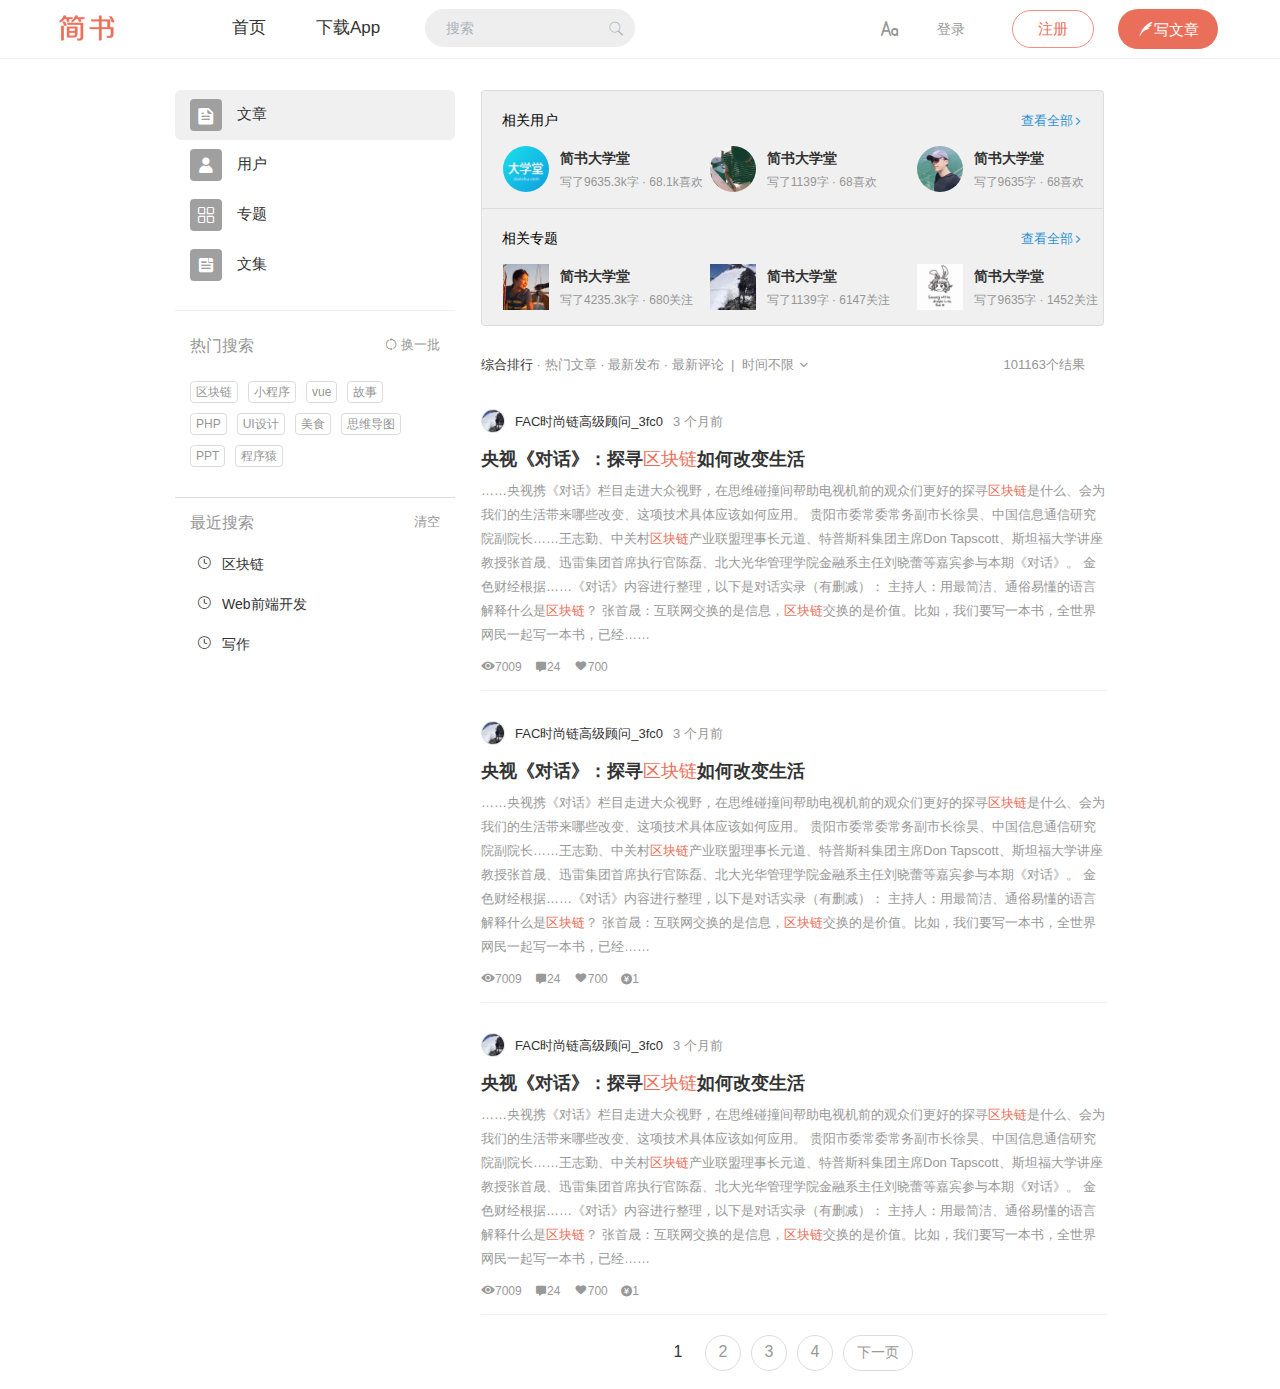
<file: html/search.html>
<!DOCTYPE html>
<html lang="en">
<head>
    <meta charset="UTF-8">
    <meta charset="UTF-8">
    <title>搜索 - 简书</title>
    <link rel="shortcut icon" href="../images/favicon.ico">
    <link rel="stylesheet" href="../css/cssreset.css">
    <link rel="stylesheet" type="text/css" href="../font/iconfont.css">
    <link rel="stylesheet" href="../css/header.css">
    <link rel="stylesheet" href="../css/search.css">
</head>
<body>
    <header>
        <nav class="nav">
            <h1><a href="../index.html"><img src="../images/logo.png" alt=""></a></h1>
            <ul class="ulist-menu">
                <li class="link-index"><a href="../index.html"><i class="iconfont icon-navigation"></i><span
                        class="devi">首页</span></a></li>
                <li><a href="../html/application.html"><i class="iconfont icon-app-download"></i><span
                        class="devi">下载App</span></a></li>
                <li>
                    <form id="search" action="../html/search.html" method="post" accept-charset="UTF-8" target="_self">
                        <input type="text" id="search-input" placeholder="搜索" autocomplete="off">
                        <i id="btn-search" class="iconfont icon-search2" onclick="checkInput();"></i>
                    </form>
                    <div class="search-hot" id="search-hot">
                        <p><span>热门搜索</span><span><a class="change"><i class="iconfont icon-refresh1"></i>换一批</a></span></p>
                        <ul class="search-list">
                            <li><a href="../html/search.html">区块链</a></li>
                            <li><a href="../html/search.html">小程序</a></li>
                            <li><a href="../html/search.html">vue</a></li>
                            <li><a href="../html/search.html">故事</a></li>
                            <li><a href="../html/search.html">PHP</a></li>
                            <li><a href="../html/search.html">UI设计</a></li>
                            <li><a href="../html/search.html">美食</a></li>
                            <li><a href="../html/search.html">思维导图</a></li>
                            <li><a href="../html/search.html">PPT</a></li>
                            <li><a href="../html/search.html">程序猿</a></li>
                        </ul>
                    </div>
                </li>
            </ul>
            <div class="btn-menu">
                <span class="btn-mode"><i id="font" class="iconfont icon-ziti"></i>
                	<div class="mode">
                        <div class="mode-top">
                            <span><i class="iconfont icon-moon"></i>夜间模式</span>
                        <span>
                            <a class="btn-on">开</a><a class="btn-off">关</a>
                        </span>
                        </div>
                        <div class="mode-bottom">
                        <span>
                            <a class="btn-song">宋体</a><a class="btn-black">黑体</a>
                        </span>
                        <span>
                            <a class="btn-simple">简</a><a class="btn-complex">繁</a>
                        </span>
                        </div>
                    </div>
            	</span>
                <span class="btn-login"><a href="../html/sign_in.html">登录</a></span>
                <span class="btn-reg"><a href="../html/sign_up.html">注册</a></span>
                <span class="btn-write"><a href="#"><i class="iconfont icon-write"></i>写文章</a></span>
            </div>
        </nav>
        <div class="back-top"><i class="iconfont icon-Backtop-Top"></i><div class="tool-tip">回到顶部</div></div>
    </header>
    <div class="container">
        <div class="left-side">
            <ol class="side-menu">
                <li><a href="#" class="current"><span><i class="iconfont icon-Articles"></i></span>文章</a></li>
                <li><a href="#"><span><i class="iconfont icon-yonghu"></i></span>用户</a></li>
                <li><a href="#"><span><i class="iconfont icon-icon-allcollection"></i></span>专题</a></li>
                <li><a href="#"><span><i class="iconfont icon-note"></i></span>文集</a></li>
            </ol>
            <div class="pop-search">
                <p><span>热门搜索</span><span><a class="change"><i class="iconfont icon-refresh1"></i>换一批</a></span></p>
                <ul class="search-list pop">
                    <li><a href="#">区块链</a></li>
                    <li><a href="#">小程序</a></li>
                    <li><a href="#">vue</a></li>
                    <li><a href="#">故事</a></li>
                    <li><a href="#">PHP</a></li>
                    <li><a href="#">UI设计</a></li>
                    <li><a href="#">美食</a></li>
                    <li><a href="#">思维导图</a></li>
                    <li><a href="#">PPT</a></li>
                    <li><a href="#">程序猿</a></li>
                </ul>
            </div>
            <div class="pop-search recent">
                <p><span>最近搜索</span><span><a class="clear-all">清空</a></span></p>
                <ol class="rec-search">
                    <li><a href="#"><span><i class="iconfont icon-clock2e"></i></span>区块链<span class="clear">×</span></a></li>
                    <li><a href="#"><span><i class="iconfont icon-clock2e"></i></span>Web前端开发<span class="clear">×</span></a></li>
                    <li><a href="#"><span><i class="iconfont icon-clock2e"></i></span>写作<span class="clear">×</span></a></li>
                </ol>
            </div>
        </div>
        <div class="wrap">
            <div class="top">
                <div class="relevant">
                    <p class="top-line">相关用户<a href="#">查看全部<i class="iconfont icon-next-copy"></i></a></p>
                    <ul>
                        <li>
                            <a href="#">
                                <img src="../images/author.png" alt="">
                                <span class="author-name">简书大学堂</span>
                            </a>
                            <p>写了9635.3k字 · 68.1k喜欢</p>
                        </li>
                        <li>
                            <a href="#">
                                <img src="../images/765.png" alt="">
                                <span class="author-name">简书大学堂</span>
                            </a>
                            <p>写了1139字 · 68喜欢</p>
                        </li>
                        <li>
                            <a href="#">
                                <img src="../images/ah1.jpg" alt="">
                                <span class="author-name">简书大学堂</span>
                            </a>
                            <p>写了9635字 · 68喜欢</p>
                        </li>
                    </ul>
                </div>
                <div class="relevant">
                    <p class="top-line">相关专题<a href="#">查看全部<i class="iconfont icon-next-copy"></i></a></p>
                    <ul>
                        <li>
                            <a href="#">
                                <img src="../images/ah2.jpg" alt="">
                                <span class="author-name">简书大学堂</span>
                            </a>
                            <p>写了4235.3k字 · 680关注</p>
                        </li>
                        <li>
                            <a href="#">
                                <img src="../images/ah3.jpg" alt="">
                                <span class="author-name">简书大学堂</span>
                            </a>
                            <p>写了1139字 · 6147关注</p>
                        </li>
                        <li>
                            <a href="#">
                                <img src="../images/ah4.jpg" alt="">
                                <span class="author-name">简书大学堂</span>
                            </a>
                            <p>写了9635字 · 1452关注</p>
                        </li>
                    </ul>
                </div>
            </div>
            <div class="sort">
                <ul>
                    <li><a href="#" class="current">综合排行</a><span>&nbsp;·&nbsp;</span></li>
                    <li><a href="#">热门文章</a><span>&nbsp;·&nbsp;</span></li>
                    <li><a href="#">最新发布</a><span>&nbsp;·&nbsp;</span></li>
                    <li><a href="#">最新评论</a><span>&nbsp;&nbsp;|&nbsp;&nbsp;</span></li>
                    <li class="select">时间不限<span><i class="iconfont icon-next-copy"></i></span>
                        <ul class="sort-list">
                            <li class="current">时间不限</li>
                            <li>最近一周</li>
                            <li>时间不限</li>
                            <li>最近一周</li>
                        </ul>
                    </li>
                </ul>
                <p>101163个结果</p>
            </div>
            <ul class="note-list">
                <li>
                    <p class="author"><a href="#"><img src="../images/ah3.jpg" alt=""><span>FAC时尚链高级顾问_3fc0</span></a><span>3 个月前</span></p>
                    <a href="../html/article.html" class="title">央视《对话》：探寻<em>区块链</em>如何改变生活</a>
                    <p class="abstract">……央视携《对话》栏目走进大众视野，在思维碰撞间帮助电视机前的观众们更好的探寻<em>区块</em><em>链</em>是什么、会为我们的生活带来哪些改变、这项技术具体应该如何应用。 贵阳市委常委常务副市长徐昊、中国信息通信研究院副院长……王志勤、中关村<em>区块链</em>产业联盟理事长元道、特普斯科集团主席Don Tapscott、斯坦福大学讲座教授张首晟、迅雷集团首席执行官陈磊、北大光华管理学院金融系主任刘晓蕾等嘉宾参与本期《对话》。 金色财经根据……《对话》内容进行整理，以下是对话实录（有删减）： 主持人：用最简洁、通俗易懂的语言解释什么是<em>区块</em><em class="search-result-highlight">链</em>？ 张首晟：互联网交换的是信息，<em>区块</em><em>链</em>交换的是价值。比如，我们要写一本书，全世界网民一起写一本书，已经……</p>
                    <p class="interact">
                        <a href="#"><i class="iconfont icon-capacity"></i>7009</a>
                        <a href="#"><i class="iconfont icon-comment"></i>24</a>
                        <a><i class="iconfont icon-heart"></i>700</a>
                        <a><i class="iconfont icon-renminbi"></i></a>
                    </p>
                </li>
                <li>
                    <p class="author"><a href="#"><img src="../images/ah3.jpg" alt=""><span>FAC时尚链高级顾问_3fc0</span></a><span>3 个月前</span></p>
                    <a href="../html/article.html" class="title">央视《对话》：探寻<em>区块链</em>如何改变生活</a>
                    <p class="abstract">……央视携《对话》栏目走进大众视野，在思维碰撞间帮助电视机前的观众们更好的探寻<em>区块</em><em>链</em>是什么、会为我们的生活带来哪些改变、这项技术具体应该如何应用。 贵阳市委常委常务副市长徐昊、中国信息通信研究院副院长……王志勤、中关村<em>区块链</em>产业联盟理事长元道、特普斯科集团主席Don Tapscott、斯坦福大学讲座教授张首晟、迅雷集团首席执行官陈磊、北大光华管理学院金融系主任刘晓蕾等嘉宾参与本期《对话》。 金色财经根据……《对话》内容进行整理，以下是对话实录（有删减）： 主持人：用最简洁、通俗易懂的语言解释什么是<em>区块</em><em class="search-result-highlight">链</em>？ 张首晟：互联网交换的是信息，<em>区块</em><em>链</em>交换的是价值。比如，我们要写一本书，全世界网民一起写一本书，已经……</p>
                    <p class="interact">
                        <a href="#"><i class="iconfont icon-capacity"></i>7009</a>
                        <a href="#"><i class="iconfont icon-comment"></i>24</a>
                        <a><i class="iconfont icon-heart"></i>700</a>
                        <a><i class="iconfont icon-renminbi"></i>1</a>
                    </p>
                </li>
                <li>
                    <p class="author"><a href="#"><img src="../images/ah3.jpg" alt=""><span>FAC时尚链高级顾问_3fc0</span></a><span>3 个月前</span></p>
                    <a href="../html/article.html" class="title">央视《对话》：探寻<em>区块链</em>如何改变生活</a>
                    <p class="abstract">……央视携《对话》栏目走进大众视野，在思维碰撞间帮助电视机前的观众们更好的探寻<em>区块</em><em>链</em>是什么、会为我们的生活带来哪些改变、这项技术具体应该如何应用。 贵阳市委常委常务副市长徐昊、中国信息通信研究院副院长……王志勤、中关村<em>区块链</em>产业联盟理事长元道、特普斯科集团主席Don Tapscott、斯坦福大学讲座教授张首晟、迅雷集团首席执行官陈磊、北大光华管理学院金融系主任刘晓蕾等嘉宾参与本期《对话》。 金色财经根据……《对话》内容进行整理，以下是对话实录（有删减）： 主持人：用最简洁、通俗易懂的语言解释什么是<em>区块</em><em class="search-result-highlight">链</em>？ 张首晟：互联网交换的是信息，<em>区块</em><em>链</em>交换的是价值。比如，我们要写一本书，全世界网民一起写一本书，已经……</p>
                    <p class="interact">
                        <a href="#"><i class="iconfont icon-capacity"></i>7009</a>
                        <a href="#"><i class="iconfont icon-comment"></i>24</a>
                        <a><i class="iconfont icon-heart"></i>700</a>
                        <a><i class="iconfont icon-renminbi"></i>1</a>
                    </p>
                </li>
            </ul>
            <ul class="page">
                <li><a class="active">1</a></li>
                <li><a>2</a></li>
                <li><a>3</a></li>
                <li><a>4</a></li>
                <li><a class="next-page">下一页</a></li>
            </ul>
        </div>
    </div>
    <script src="../js/jquery.min.js"></script>
    <script src="../js/my.js"></script>
</body>
</html>
</file>
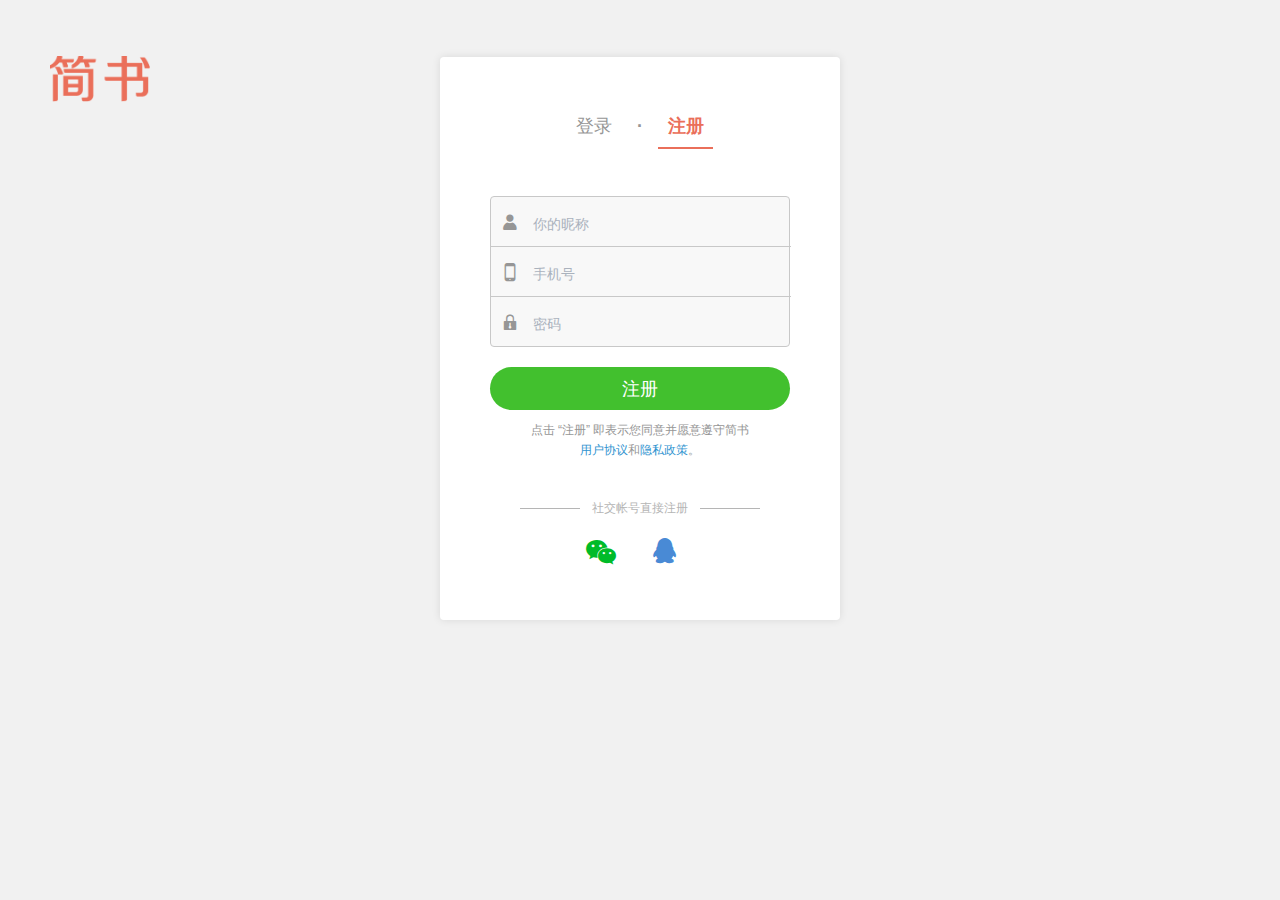
<file: html/sign_up.html>
﻿<!DOCTYPE html>
<html lang="en">
<head>
    <meta charset="UTF-8">
    <title>注册 - 简书</title>
    <link rel="shortcut icon" href="../images/favicon.ico">
    <link rel="stylesheet" href="../css/cssreset.css">
    <link rel="stylesheet" type="text/css" href="../font/iconfont.css">
    <link rel="stylesheet" href="../css/sign_up.css">
</head>
<body>
<div class="logo"><a href="../index.html"><img src="../images/logo-login.png" alt=""></a></div>
<div class="login">
    <div class="login_top">
        <a href="../html/sign_in.html">登录</a>
        <span style="font-weight:700">·</span>
        <a href="#" class="current">注册</a>
    </div>
    <form name="sign" id="sign_up" action="" accept-charset="UTF-8" method="post" onsubmit="return checkReg();">
        <div class="put-info">
            <span class="wrap">
                <i class="iconfont icon-yonghu"></i>
                <input type="text" name="userid" id="userid" placeholder="你的昵称" autocomplete="off" onchange="checkUser();">
                <div class="error">
                    <span><i class="iconfont icon-error"></i></span>
                    <p>昵称格式不正确，需要是2-15个字符，只能包含英文中文下划线，不能包含空格。</p>
                </div>
            </span>
            <span class="wrap">
                <i class="iconfont icon-phone"></i>
                <input type="text" name="phone" id="phone" placeholder="手机号" autocomplete="off" onchange="checkPhone();">
                <div class="error">
                    <span><i class="iconfont icon-error"></i></span>
                    <p>手机号格式不正确，需要是11位的纯数字</p>
                </div>
            </span>
            <span class="wrap">
                <i class="iconfont icon-verify"></i>
                <input type="text" name="code" id="verify" placeholder="手机验证码" autocomplete="off" onchange="checkVerify();">
                <button class="send-verify" type="button" disabled>发送验证码</button>
                <div class="error">
                    <span><i class="iconfont icon-error"></i></span>
                    <p>请输入6位纯数字验证码</p>
                </div>
            </span>
            <span class="wrap">
                <i class="iconfont icon-mima"></i>
                <input type="password" name="pass" id="pass" placeholder="密码" autocomplete="off"onchange="checkPwd();">
                <div class="error">
                    <span><i class="iconfont icon-error"></i></span>
                    <p>密码格式不正确，需要是以字母开头，长度在6-18之间，只能包含字符、数字和下划线。</p>
                </div>
            </span>
        </div>
        <button class="regbtn" type="submit">注册</button>
    </form>
    <p class="sign_up_msg">点击 “注册” 即表示您同意并愿意遵守简书 <br><a href="#">用户协议</a>和<a href="#">隐私政策</a>。</p>
    <div class="login_bottom">
        <h6>社交帐号直接注册</h6>
        <ul class="more_login">
            <li><a href="#"><i class="iconfont icon-weixin"></i></a></li>
            <li><a href="#"><i class="iconfont icon-qq"></i></a></li>
        </ul>
    </div>
</div>
<script src="../js/jquery.js"></script>
<script src="../js/my.js"></script>
</body>
</html>
</file>
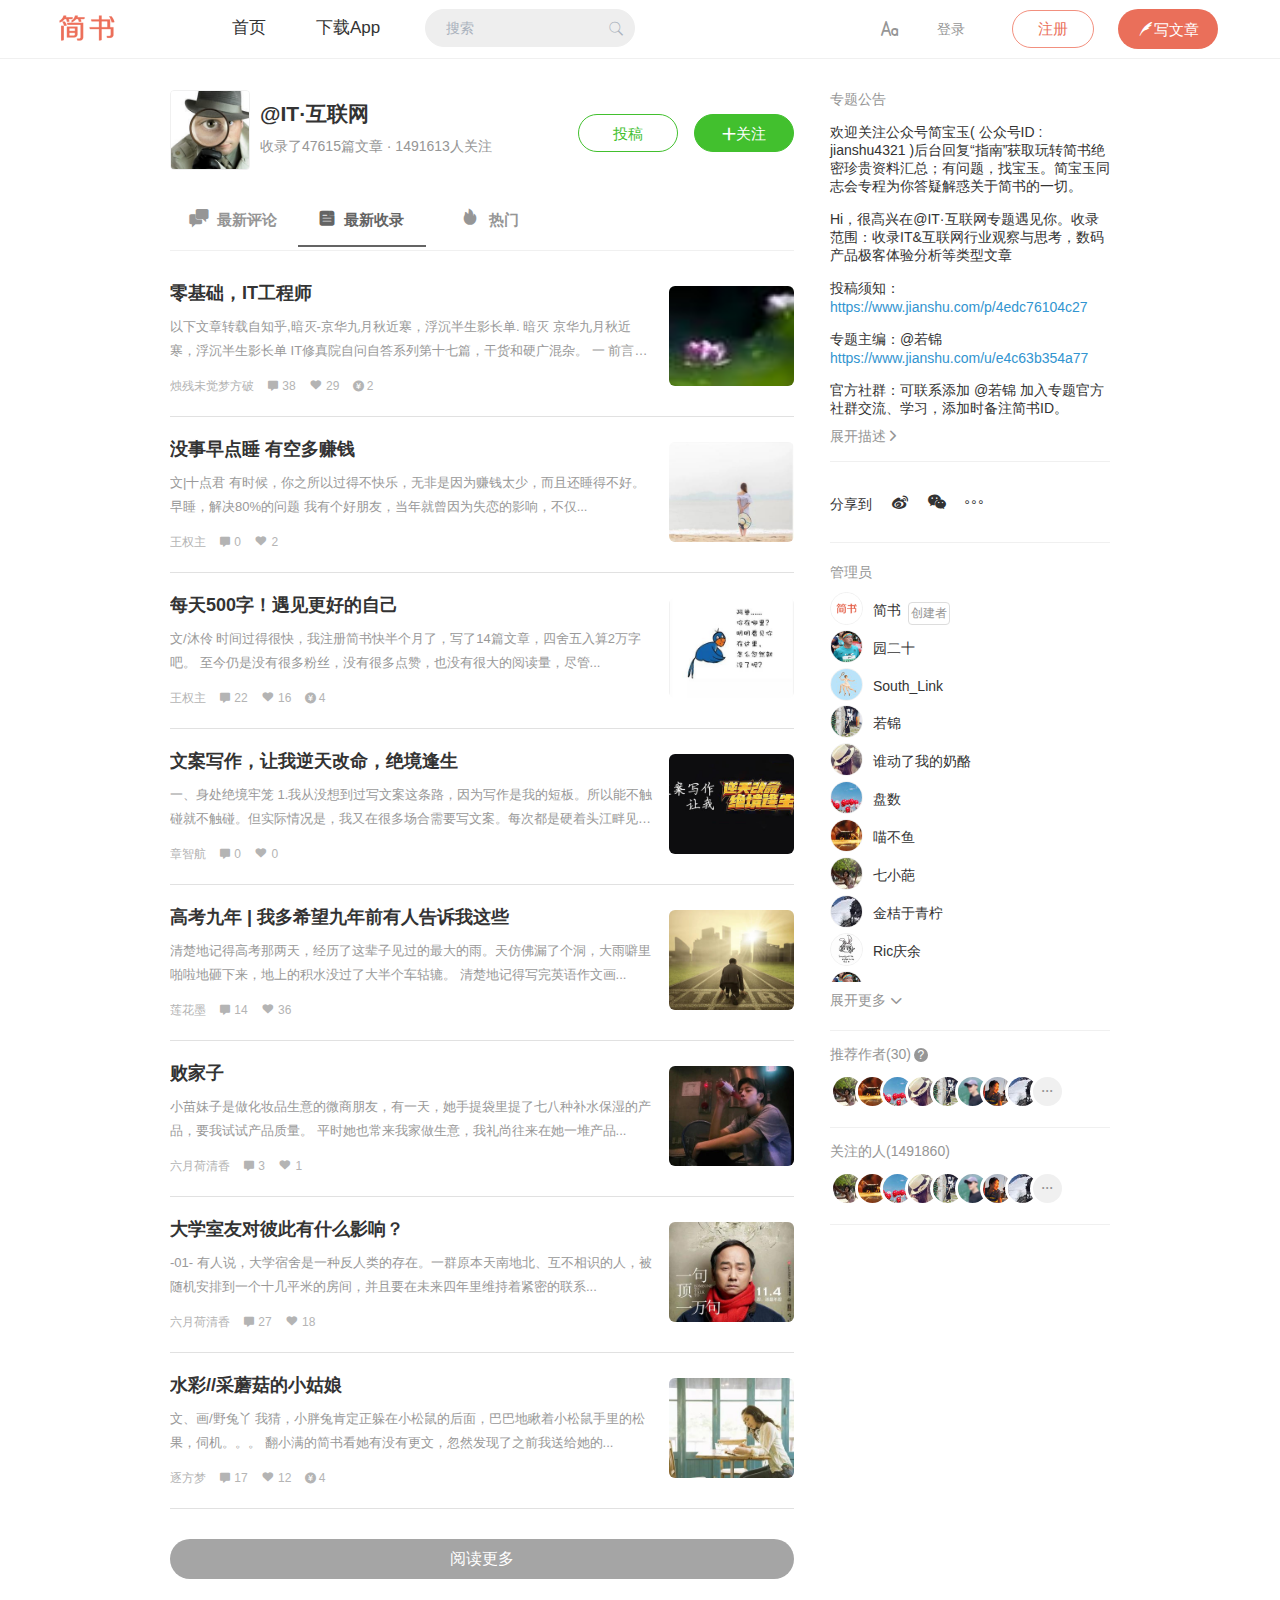
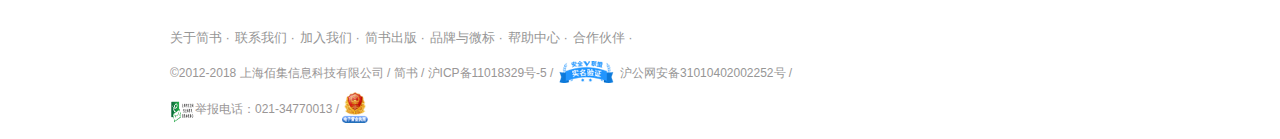
<file: html/subject.html>
<!DOCTYPE html>
<html lang="en">
<head>
    <meta charset="UTF-8">
    <meta charset="UTF-8">
    <title>@IT·互联网 - 专题</title>
    <link rel="shortcut icon" href="../images/favicon.ico">
    <link rel="stylesheet" href="../css/cssreset.css">
    <link rel="stylesheet" type="text/css" href="../font/iconfont.css">
    <link rel="stylesheet" href="../css/header.css">
    <link rel="stylesheet" href="../css/subject.css">
</head>
<body>
<header>
    <nav class="nav">
        <h1><a href="../index.html"><img src="../images/logo.png" alt=""></a></h1>
        <ul class="ulist-menu">
            <li class="link-index"><a href="../index.html"><i class="iconfont icon-navigation"></i><span
                    class="devi">首页</span></a></li>
            <li><a href="../html/application.html"><i class="iconfont icon-app-download"></i><span
                    class="devi">下载App</span></a></li>
            <li>
                <form id="search" action="../html/search.html" method="post" accept-charset="UTF-8" target="_self">
                    <input type="text" id="search-input" placeholder="搜索" autocomplete="off">
                    <i id="btn-search" class="iconfont icon-search2" onclick="checkInput();"></i>
                </form>
                <div class="search-hot" id="search-hot">
                    <p><span>热门搜索</span><span><a class="change"><i class="iconfont icon-refresh1"></i>换一批</a></span></p>
                    <ul class="search-list">
                        <li><a href="../html/search.html">区块链</a></li>
                        <li><a href="../html/search.html">小程序</a></li>
                        <li><a href="../html/search.html">vue</a></li>
                        <li><a href="../html/search.html">故事</a></li>
                        <li><a href="../html/search.html">PHP</a></li>
                        <li><a href="../html/search.html">UI设计</a></li>
                        <li><a href="../html/search.html">美食</a></li>
                        <li><a href="../html/search.html">思维导图</a></li>
                        <li><a href="../html/search.html">PPT</a></li>
                        <li><a href="../html/search.html">程序猿</a></li>
                    </ul>
                </div>
            </li>
        </ul>
        <div class="btn-menu">
                <span class="btn-mode"><i id="font" class="iconfont icon-ziti"></i>
                	<div class="mode">
                        <div class="mode-top">
                            <span><i class="iconfont icon-moon"></i>夜间模式</span>
                        <span>
                            <a class="btn-on">开</a><a class="btn-off">关</a>
                        </span>
                        </div>
                        <div class="mode-bottom">
                        <span>
                            <a class="btn-song">宋体</a><a class="btn-black">黑体</a>
                        </span>
                        <span>
                            <a class="btn-simple">简</a><a class="btn-complex">繁</a>
                        </span>
                        </div>
                    </div>
            	</span>
            <span class="btn-login"><a href="../html/sign_up.html">登录</a></span>
            <span class="btn-reg"><a href="../html/sign_up.html">注册</a></span>
            <span class="btn-write"><a href="#"><i class="iconfont icon-write"></i>写文章</a></span>
        </div>
    </nav>
    <div class="back-top"><i class="iconfont icon-Backtop-Top"></i><div class="tool-tip">回到顶部</div></div>
</header>
<div class="container">
    <div class="main">
        <div class="main-top">
            <a href="#">
                <img src="../images/@IT.jpg" alt="">
                <span class="name">@IT·互联网</span>
            </a>
            <p>收录了47615篇文章 · 1491613人关注</p>
            <a href="#" class="btn-hollow">投稿</a>
            <a href="#" class="btn-follow"><i class="iconfont icon-follow"></i>关注</a>
        </div>
        <div class="menu">
            <ul>
                <li><a href="#"><i class="iconfont icon-comments1"></i>最新评论</a></li>
                <li class="current"><a href="#" class="acurrent"><i class="iconfont icon-note"></i>最新收录</a></li>
                <li><a href="#"><i class="iconfont icon-hot"></i>热门</a></li>
            </ul>
        </div>
        <ul class="note-list">
            <li class="article-info">
                <a href="../html/article.html"><img class="article-img" onerror="javascript:this.style.display='none'" src="../images/2d691.jpg" alt=""></a>
                <a href="../html/article.html" class="article-title">零基础，IT工程师</a>
                <p class="abstract">以下文章转载自知乎,暗灭-京华九月秋近寒，浮沉半生影长单. 暗灭 京华九月秋近寒，浮沉半生影长单 IT修真院自问自答系列第十七篇，干货和硬广混杂。 一 前言
                    2015年6月成立修真院到2017年2月份，我花了一年零八个月的时间来验证我的想法。 第一，程序员可以学习的更快。</p>
                    <span>
                        <a href="#">烛残未觉梦方破</a>
                        <a href="#"><i class="iconfont icon-comment"></i>38</a>
                        <a><i class="iconfont icon-heart"></i>29</a>
                        <a><i class="iconfont icon-renminbi"></i>2</a>
                    </span>
            </li>
            <li class="article-info">
                <a href="../html/article.html"><img class="article-img" onerror="javascript:this.style.display='none'" src="../images/111.jpg" alt=""></a>
                <a href="../html/article.html" class="article-title">没事早点睡 有空多赚钱</a>
                <p class="abstract">文|十点君 有时候，你之所以过得不快乐，无非是因为赚钱太少，而且还睡得不好。早睡，解决80%的问题 我有个好朋友，当年就曾因为失恋的影响，不仅... </p>
                    <span>
                        <a href="#">王权主</a>
                        <a href="#"><i class="iconfont icon-comment"></i>0</a>
                        <a><i class="iconfont icon-heart"></i>2</a>
                    </span>
            </li>
            <li class="article-info">
                <a href="../html/article.html"><img class="article-img" onerror="javascript:this.style.display='none'" src="../images/561fff.jpg" alt=""></a>
                <a href="../html/article.html" class="article-title">每天500字！遇见更好的自己</a>
                <p class="abstract">文/沐伶 时间过得很快，我注册简书快半个月了，写了14篇文章，四舍五入算2万字吧。 至今仍是没有很多粉丝，没有很多点赞，也没有很大的阅读量，尽管...</p>
                    <span>
                        <a href="#">王权主</a>
                        <a href="#"><i class="iconfont icon-comment"></i>22</a>
                        <a><i class="iconfont icon-heart"></i>16</a>
                        <a><i class="iconfont icon-renminbi"></i>4</a>
                    </span>
            </li>
            <li class="article-info">
                <a href="../html/article.html"><img class="article-img" onerror="javascript:this.style.display='none'" src="../images/2231.jpg" alt=""></a>
                <a href="../html/article.html" class="article-title">文案写作，让我逆天改命，绝境逢生</a>
                <p class="abstract">一、身处绝境牢笼 1.我从没想到过写文案这条路，因为写作是我的短板。所以能不触碰就不触碰。但实际情况是，我又在很多场合需要写文案。每次都是硬着头江畔见月...</p>
                    <span>
                        <a href="#">章智航</a>
                        <a href=""><i class="iconfont icon-comment"></i>0</a>
                        <a><i class="iconfont icon-heart"></i>0</a>
                    </span>
            </li>
            <li class="article-info">
                <a href="../html/article.html"><img class="article-img" onerror="javascript:this.style.display='none'" src="../images/v4.jpg" alt=""></a>
                <a href="../html/article.html" class="article-title">高考九年 | 我多希望九年前有人告诉我这些</a>
                <p class="abstract">清楚地记得高考那两天，经历了这辈子见过的最大的雨。天仿佛漏了个洞，大雨噼里啪啦地砸下来，地上的积水没过了大半个车轱辘。 清楚地记得写完英语作文画...</p>
                    <span>
                        <a href="#">莲花墨</a>
                        <a href="#"><i class="iconfont icon-comment"></i>14</a>
                        <a><i class="iconfont icon-heart"></i>36</a>
                    </span>
            </li>
            <li class="article-info">
                <a href="../html/article.html"><img class="article-img" onerror="javascript:this.style.display='none'" src="../images/v3.jpg" alt=""></a>
                <a href="../html/article.html" class="article-title">败家子</a>
                <p class="abstract">小苗妹子是做化妆品生意的微商朋友，有一天，她手提袋里提了七八种补水保湿的产品，要我试试产品质量。 平时她也常来我家做生意，我礼尚往来在她一堆产品...</p>
                    <span>
                        <a href="#">六月荷清香</a>
                        <a href="#"><i class="iconfont icon-comment"></i>3</a>
                        <a><i class="iconfont icon-heart"></i>1</a>
                    </span>
            </li>
            <li class="article-info">
                <a href="../html/article.html"><img class="article-img" onerror="javascript:this.style.display='none'" src="../images/v5.jpg" alt=""></a>
                <a href="../html/article.html" class="article-title">大学室友对彼此有什么影响？</a>
                <p class="abstract">-01- 有人说，大学宿舍是一种反人类的存在。一群原本天南地北、互不相识的人，被随机安排到一个十几平米的房间，并且要在未来四年里维持着紧密的联系...</p>
                    <span>
                        <a href="#">六月荷清香</a>
                        <a href="#"><i class="iconfont icon-comment"></i>27</a>
                        <a><i class="iconfont icon-heart"></i>18</a>
                    </span>
            </li>
            <li class="article-info">
                <a href="../html/article.html"><img class="article-img" onerror="javascript:this.style.display='none'" src="../images/v6.jpg" alt=""></a>
                <a href="../html/article.html" class="article-title">水彩//采蘑菇的小姑娘</a>
                <p class="abstract">文、画/野兔丫 我猜，小胖兔肯定正躲在小松鼠的后面，巴巴地瞅着小松鼠手里的松果，伺机。。。 翻小满的简书看她有没有更文，忽然发现了之前我送给她的...</p>
                    <span>
                        <a href="#">逐方梦</a>
                        <a href="#"><i class="iconfont icon-comment"></i>17</a>
                        <a><i class="iconfont icon-heart"></i>12</a>
                        <a><i class="iconfont icon-renminbi"></i>4</a>
                    </span>
            </li>
        </ul>
        <p><a class="readMore">阅读更多</a></p>
    </div>
    <div class="side">
        <div class="side-top">
            <span>专题公告</span>
            <p>
                欢迎关注公众号简宝玉( 公众号ID : jianshu4321 )后台回复“指南”获取玩转简书绝密珍贵资料汇总；有问题，找宝玉。简宝玉同志会专程为你答疑解惑关于简书的一切。
            </p>
            <p>
                Hi，很高兴在@IT·互联网专题遇见你。收录范围：收录IT&互联网行业观察与思考，数码产品极客体验分析等类型文章
            </p>
            <p>投稿须知：</p>
            <a href="#">https://www.jianshu.com/p/4edc76104c27 </a>
            <p>专题主编：@若锦 </p>
            <a href="#">https://www.jianshu.com/u/e4c63b354a77</a>
            <p>官方社群：可联系添加 @若锦 加入专题官方社群交流、学习，添加时备注简书ID。</p>
            <span>展开描述</span><span><i class="iconfont icon-next-copy"></i></span>
        </div>
        <div class="side-mid">
            <p class="share">分享到
				<a href="#"><i class="iconfont icon-weibo"></i></a>
				<a href="#"><i class="iconfont icon-weixin"></i></a>
                <a href="#"><i class="iconfont icon-more"></i></a>
            </p>
        </div>
        <div class="admin">
            <span>管理员</span>
            <ul class="admin-list">
                <li>
                    <a href="#"><img src="../images/ad1.png" alt=""><span>简书</span></a>
                    <span class="creator">创建者</span>
                </li>
                <li>
                    <a href="#"><img src="../images/ad2.jpg" alt=""><span>园二十</span></a>
                </li>
                <li>
                    <a href="#"><img src="../images/ad3.jpg" alt=""><span>South_Link</span></a>
                </li>
                <li>
                    <a href="#"><img src="../images/ad4.png" alt=""><span>若锦</span></a>
                </li>
                <li>
                    <a href="#"><img src="../images/ad5.jpeg" alt=""><span>谁动了我的奶酪</span></a>
                </li>
                <li>
                    <a href="#"><img src="../images/ad6.jpg" alt=""><span>盘数</span></a>
                </li>
                <li>
                    <a href="#"><img src="../images/ad7.jpg" alt=""><span>喵不鱼</span></a>
                </li>
                <li>
                    <a href="#"><img src="../images/ad8.jpg" alt=""><span>七小葩</span></a>
                </li>
                <li>
                    <a href="#"><img src="../images/ah3.jpg" alt=""><span>金桔于青柠</span></a>
                </li>
                <li>
                    <a href="#"><img src="../images/ah4.jpg" alt=""><span>Ric庆余</span></a>
                </li>
                <li>
                    <a href="#"><img src="../images/ad2.jpg" alt=""><span>园二十</span></a>
                </li>
                <li>
                    <a href="#"><img src="../images/ad3.jpg" alt=""><span>South_Link</span></a>
                </li>
                <li>
                    <a href="#"><img src="../images/ad4.png" alt=""><span>若锦</span></a>
                </li>
                <li>
                    <a href="#"><img src="../images/ad5.jpeg" alt=""><span>谁动了我的奶酪</span></a>
                </li>
                <li>
                    <a href="#"><img src="../images/ad6.jpg" alt=""><span>盘数</span></a>
                </li>
            </ul>
            <div class="unfold"><p>展开更多</p><span><i class="iconfont icon-next-copy"></i></span></div>
        </div>
        <div class="rec-author">
            <p>推荐作者(30)<span class="quest">?</span></p>
            <ul class="author-list">
                <li><a href="#"><img src="../images/ad8.jpg" alt=""></a><div class="over">阿里云云社区</div></li>
                <li><a href="#"><img src="../images/ad7.jpg" alt=""></a><div class="over">Java填坑之路</div></li>
                <li><a href="#"><img src="../images/ad6.jpg" alt=""></a><div class="over">开源社区</div></li>
                <li><a href="#"><img src="../images/ad5.jpeg" alt=""></a><div class="over">CSDN博客网</div></li>
                <li><a href="#"><img src="../images/ad4.png" alt=""></a><div class="over">GitHub</div></li>
                <li><a href="#"><img src="../images/ah1.jpg" alt=""></a><div class="over">黑马程序猿</div></li>
                <li><a href="#"><img src="../images/ah2.jpg" alt=""></a><div class="over">百度论坛</div></li>
                <li><a href="#"><img src="../images/ah3.jpg" alt=""></a><div class="over">简书大学堂</div></li>
                <li><a href="#"><span class="more">···</span></a></li>
            </ul>
        </div>
        <div class="rec-author">
            <p>关注的人(1491860)</p>
            <ul class="author-list">
                <li><a href="#"><img src="../images/ad8.jpg" alt=""></a><div class="over over-me">德克士S·几秒前关注</div></li>
                <li><a href="#"><img src="../images/ad7.jpg" alt=""></a><div class="over over-me">柯德吉·几秒前关注</div></li>
                <li><a href="#"><img src="../images/ad6.jpg" alt=""></a><div class="over over-me">麦当劳·30秒前关注</div></li>
                <li><a href="#"><img src="../images/ad5.jpeg" alt=""></a><div class="over over-me">好勒博客·1分前关注</div></li>
                <li><a href="#"><img src="../images/ad4.png" alt=""></a><div class="over over-me">安德鲁PD·1分前关注</div></li>
                <li><a href="#"><img src="../images/ah1.jpg" alt=""></a><div class="over over-me">肯德基·2分前关注</div></li>
                <li><a href="#"><img src="../images/ah2.jpg" alt=""></a><div class="over over-me">王健余f14·3分前关注</div></li>
                <li><a href="#"><img src="../images/ah3.jpg" alt=""></a><div class="over over-me">3q李白·5分前关注</div></li>
                <li><a href="#"><span class="more">···</span></a></li>
            </ul>
        </div>
    </div>
</div>
<footer>
    <div class="footer">
        <ul>
            <li><a href="#" target="_blank">关于简书</a><span> · </span></li>
            <li><a href="#" target="_blank">联系我们</a><span> · </span></li>
            <li><a href="#" target="_blank">加入我们</a><span> · </span></li>
            <li><a href="#" target="_blank">简书出版</a><span> · </span></li>
            <li><a href="#" target="_blank">品牌与微标</a><span> · </span></li>
            <li><a href="#" target="_blank">帮助中心</a><span> · </span></li>
            <li><a href="#" target="_blank">合作伙伴</a><span> · </span></li>
        </ul>
        <p>
            ©2012-2018 上海佰集信息科技有限公司 / 简书 / 沪ICP备11018329号-5 /
            <span class="s_one"><a href="#" target="_blank"><img src="../images/smrz.png" alt="" width="60px"></a></span>
            <a href="#" target="_blank">沪公网安备31010402002252号 /</a>
        </p>
        <p>
            <span class="s_tow">
                <a href="#" target="_blank"><img src="../images/wxb.png" alt="" width="25px" height="25px"></a>
            </span>举报电话：021-34770013 /
            <span class="s_three">
                <a href="#" target="_blank"><img src="../images/gsrz.png" alt="" width="26px"></a>
            </span>
        </p>
    </div>
</footer>
<script src="../js/jquery.min.js"></script>
<script src="../js/my.js"></script>
<script>
    $('.readMore').on("click",function(){
        $.getJSON('../js/article.json',function(art){
            $.each(art,function(i,v){
                readMore(v);
            })
        });
        function readMore(item){
            $('.note-list').append(`<li class="article-info">
                <a href="../${item.link}"><img class="article-img" onerror="javascript:this.style.display='none'" src="../${item.img}" alt=""></a>
                <a href="../${item.link}" class="article-title">${item.title}</a>
                <p class="abstract">${item.abstract}</p>
                <span>
                    <a href="${item.author.link}">${item.author.name}</a>
                    <a href="${item.comments.link}"><i class="iconfont icon-comment"></i>${item.comments.num}</a>
                    <a><i class="iconfont icon-heart"></i>${item.like}</a>
                    <a><i class="iconfont icon-renminbi"></i>${item.money}</a>
                </span>
            </li>`);
            check();
        }
    });
</script>
</body>
</html>
</file>
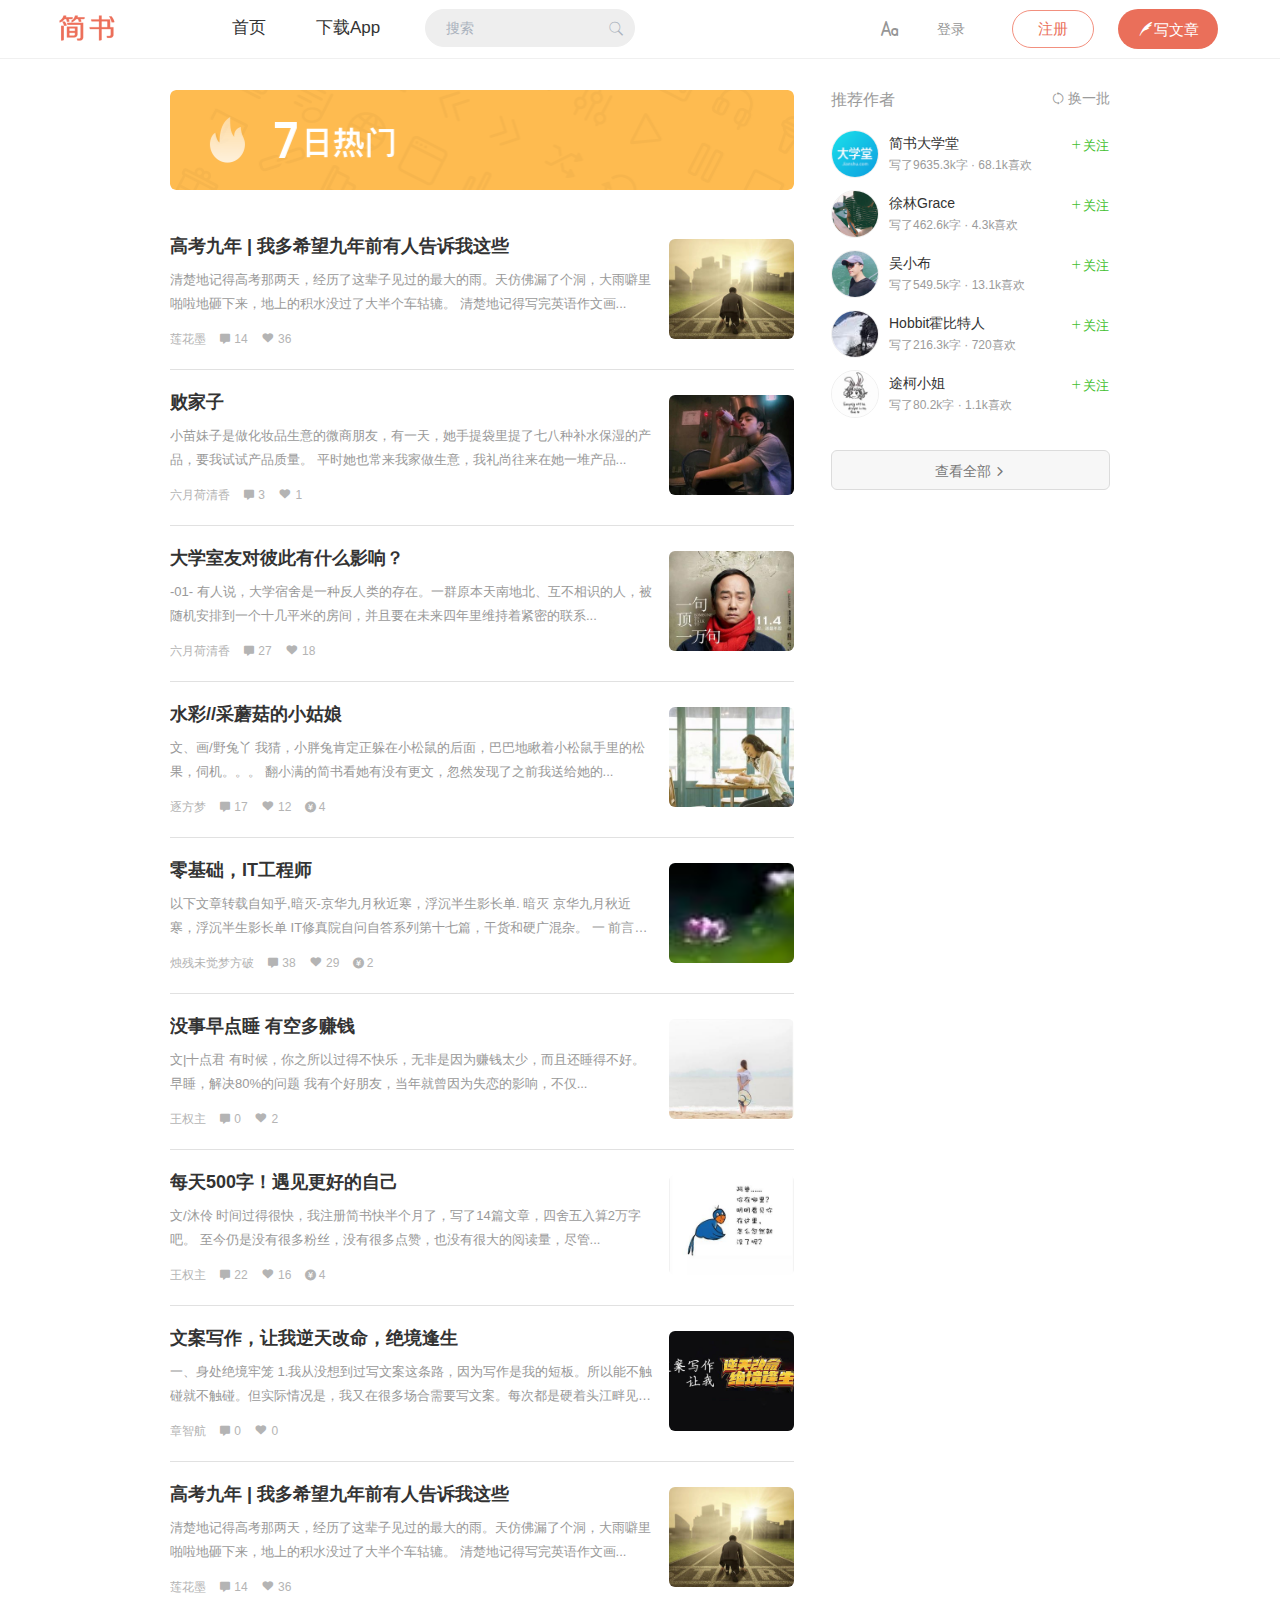
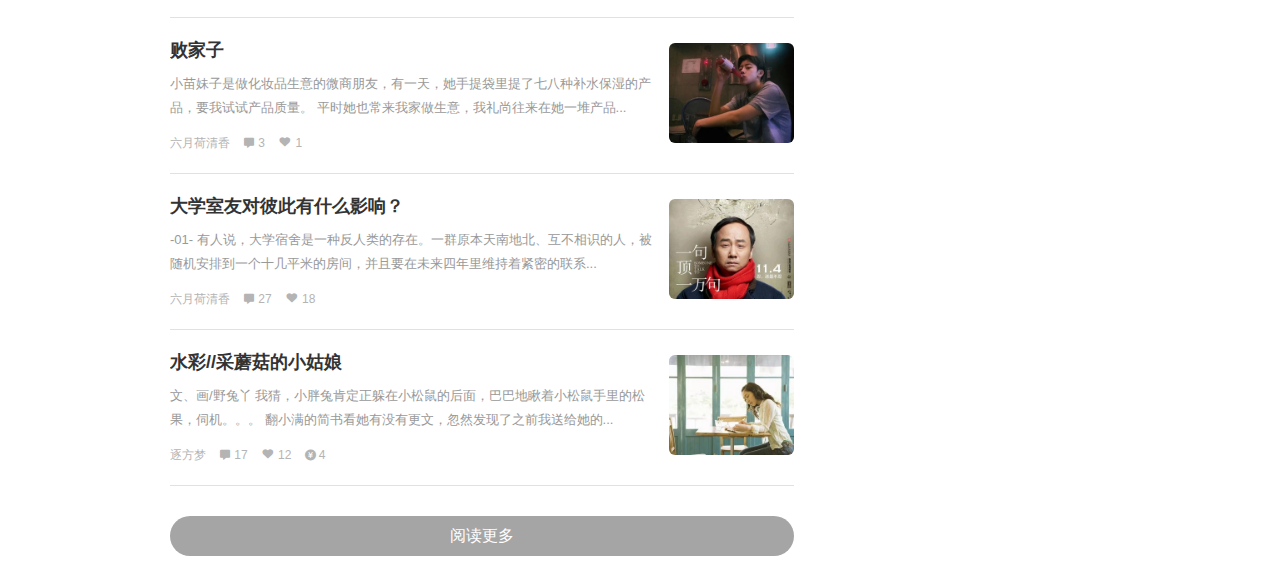
<file: html/weekly.html>
<!DOCTYPE html>
<html lang="en">
<head>
    <meta charset="UTF-8">
    <title>7日热门-简书</title>
    <link rel="shortcut icon" href="../images/favicon.ico">
    <link rel="stylesheet" href="../css/cssreset.css">
    <link rel="stylesheet" type="text/css" href="../font/iconfont.css">
    <link rel="stylesheet" href="../css/header.css">
    <link rel="stylesheet" href="../css/subject.css">
</head>
<body>
<header>
    <nav class="nav">
        <h1><a href="../index.html"><img src="../images/logo.png" alt=""></a></h1>
        <ul class="ulist-menu">
            <li class="link-index"><a href="../index.html"><i class="iconfont icon-navigation"></i><span
                    class="devi">首页</span></a></li>
            <li><a href="../html/application.html"><i class="iconfont icon-app-download"></i><span
                    class="devi">下载App</span></a></li>
            <li>
                <form id="search" action="../html/search.html" method="post" accept-charset="UTF-8" target="_blank">
                    <input type="text" id="search-input" placeholder="搜索" autocomplete="off">
                    <i id="btn-search" class="iconfont icon-search2" onclick="checkInput();"></i>
                </form>
                <div class="search-hot" id="search-hot">
                    <p><span>热门搜索</span><span><a class="change"><i class="iconfont icon-refresh1"></i>换一批</a></span></p>
                    <ul class="search-list">
                        <li><a href="../html/search.html" target="_blank">区块链</a></li>
                        <li><a href="../html/search.html" target="_blank">小程序</a></li>
                        <li><a href="../html/search.html" target="_blank">vue</a></li>
                        <li><a href="../html/search.html" target="_blank">故事</a></li>
                        <li><a href="../html/search.html" target="_blank">PHP</a></li>
                        <li><a href="../html/search.html" target="_blank">UI设计</a></li>
                        <li><a href="../html/search.html" target="_blank">美食</a></li>
                        <li><a href="../html/search.html" target="_blank">思维导图</a></li>
                        <li><a href="../html/search.html" target="_blank">PPT</a></li>
                        <li><a href="../html/search.html" target="_blank">程序猿</a></li>
                    </ul>
                </div>
            </li>
        </ul>
        <div class="btn-menu">
            <span class="btn-mode"><i id="font" class="iconfont icon-ziti"></i>
                <div class="mode">
                    <div class="mode-top">
                        <span><i class="iconfont icon-moon"></i>夜间模式</span>
                        <span>
                            <a class="btn-on">开</a><a class="btn-off">关</a>
                        </span>
                    </div>
                    <div class="mode-bottom">
                        <span>
                            <a class="btn-song">宋体</a><a class="btn-black">黑体</a>
                        </span>
                        <span>
                            <a class="btn-simple">简</a><a class="btn-complex">繁</a>
                        </span>
                    </div>
                </div>
            </span>
            <span class="btn-login"><a href="../html/sign_in.html">登录</a></span>
            <span class="btn-reg"><a href="../html/sign_up.html">注册</a></span>
            <span class="btn-write"><a href="#"><i class="iconfont icon-write"></i>写文章</a></span>
        </div>
    </nav>
    <div class="back-top"><i class="iconfont icon-Backtop-Top"></i><div class="tool-tip">回到顶部</div></div>
</header>
<div class="container">
    <div class="main">
        <div class="left-main-top"><img src="../images/weekl.png" alt=""></div>
        <ul class="note-list">
            <li class="article-info">
                <a href="../html/article.html"><img class="article-img" onerror="javascript:this.style.display='none'" src="../images/v4.jpg" alt=""></a>
                <a href="../html/article.html" class="article-title">高考九年 | 我多希望九年前有人告诉我这些</a>
                <p class="abstract">清楚地记得高考那两天，经历了这辈子见过的最大的雨。天仿佛漏了个洞，大雨噼里啪啦地砸下来，地上的积水没过了大半个车轱辘。 清楚地记得写完英语作文画...</p>
                    <span>
                        <a href="#">莲花墨</a>
                        <a href="#"><i class="iconfont icon-comment"></i>14</a>
                        <a><i class="iconfont icon-heart"></i>36</a>
                    </span>
            </li>
            <li class="article-info">
                <a href="../html/article.html"><img class="article-img" onerror="javascript:this.style.display='none'" src="../images/v3.jpg" alt=""></a>
                <a href="../html/article.html" class="article-title">败家子</a>
                <p class="abstract">小苗妹子是做化妆品生意的微商朋友，有一天，她手提袋里提了七八种补水保湿的产品，要我试试产品质量。 平时她也常来我家做生意，我礼尚往来在她一堆产品...</p>
                    <span>
                        <a href="#">六月荷清香</a>
                        <a href="#"><i class="iconfont icon-comment"></i>3</a>
                        <a><i class="iconfont icon-heart"></i>1</a>
                    </span>
            </li>
            <li class="article-info">
                <a href="../html/article.html"><img class="article-img" onerror="javascript:this.style.display='none'" src="../images/v5.jpg" alt=""></a>
                <a href="../html/article.html" class="article-title">大学室友对彼此有什么影响？</a>
                <p class="abstract">-01- 有人说，大学宿舍是一种反人类的存在。一群原本天南地北、互不相识的人，被随机安排到一个十几平米的房间，并且要在未来四年里维持着紧密的联系...</p>
                    <span>
                        <a href="#">六月荷清香</a>
                        <a href="#"><i class="iconfont icon-comment"></i>27</a>
                        <a><i class="iconfont icon-heart"></i>18</a>
                    </span>
            </li>
            <li class="article-info">
                <a href="../html/article.html"><img class="article-img" onerror="javascript:this.style.display='none'" src="../images/v6.jpg" alt=""></a>
                <a href="../html/article.html" class="article-title">水彩//采蘑菇的小姑娘</a>
                <p class="abstract">文、画/野兔丫 我猜，小胖兔肯定正躲在小松鼠的后面，巴巴地瞅着小松鼠手里的松果，伺机。。。 翻小满的简书看她有没有更文，忽然发现了之前我送给她的...</p>
                    <span>
                        <a href="#">逐方梦</a>
                        <a href="#"><i class="iconfont icon-comment"></i>17</a>
                        <a><i class="iconfont icon-heart"></i>12</a>
                        <a><i class="iconfont icon-renminbi"></i>4</a>
                    </span>
            </li>
            <li class="article-info">
                <a href="../html/article.html"><img class="article-img" onerror="javascript:this.style.display='none'" src="../images/2d691.jpg" alt=""></a>
                <a href="../html/article.html" class="article-title">零基础，IT工程师</a>
                <p class="abstract">以下文章转载自知乎,暗灭-京华九月秋近寒，浮沉半生影长单. 暗灭 京华九月秋近寒，浮沉半生影长单 IT修真院自问自答系列第十七篇，干货和硬广混杂。 一 前言
                    2015年6月成立修真院到2017年2月份，我花了一年零八个月的时间来验证我的想法。 第一，程序员可以学习的更快。</p>
                    <span>
                        <a href="#">烛残未觉梦方破</a>
                        <a href="#"><i class="iconfont icon-comment"></i>38</a>
                        <a><i class="iconfont icon-heart"></i>29</a>
                        <a><i class="iconfont icon-renminbi"></i>2</a>
                    </span>
            </li>
            <li class="article-info">
                <a href="../html/article.html"><img class="article-img" onerror="javascript:this.style.display='none'" src="../images/111.jpg" alt=""></a>
                <a href="../html/article.html" class="article-title">没事早点睡 有空多赚钱</a>
                <p class="abstract">文|十点君 有时候，你之所以过得不快乐，无非是因为赚钱太少，而且还睡得不好。早睡，解决80%的问题 我有个好朋友，当年就曾因为失恋的影响，不仅... </p>
                    <span>
                        <a href="#">王权主</a>
                        <a href="#"><i class="iconfont icon-comment"></i>0</a>
                        <a><i class="iconfont icon-heart"></i>2</a>
                    </span>
            </li>
            <li class="article-info">
                <a href="../html/article.html"><img class="article-img" onerror="javascript:this.style.display='none'" src="../images/561fff.jpg" alt=""></a>
                <a href="../html/article.html" class="article-title">每天500字！遇见更好的自己</a>
                <p class="abstract">文/沐伶 时间过得很快，我注册简书快半个月了，写了14篇文章，四舍五入算2万字吧。 至今仍是没有很多粉丝，没有很多点赞，也没有很大的阅读量，尽管...</p>
                    <span>
                        <a href="#">王权主</a>
                        <a href="#"><i class="iconfont icon-comment"></i>22</a>
                        <a><i class="iconfont icon-heart"></i>16</a>
                        <a><i class="iconfont icon-renminbi"></i>4</a>
                    </span>
            </li>
            <li class="article-info">
                <a href="../html/article.html"><img class="article-img" onerror="javascript:this.style.display='none'" src="../images/2231.jpg" alt=""></a>
                <a href="../html/article.html" class="article-title">文案写作，让我逆天改命，绝境逢生</a>
                <p class="abstract">一、身处绝境牢笼 1.我从没想到过写文案这条路，因为写作是我的短板。所以能不触碰就不触碰。但实际情况是，我又在很多场合需要写文案。每次都是硬着头江畔见月...</p>
                    <span>
                        <a href="#">章智航</a>
                        <a href=""><i class="iconfont icon-comment"></i>0</a>
                        <a><i class="iconfont icon-heart"></i>0</a>
                    </span>
            </li>
            <li class="article-info">
                <a href="../html/article.html"><img class="article-img" onerror="javascript:this.style.display='none'" src="../images/v4.jpg" alt=""></a>
                <a href="../html/article.html" class="article-title">高考九年 | 我多希望九年前有人告诉我这些</a>
                <p class="abstract">清楚地记得高考那两天，经历了这辈子见过的最大的雨。天仿佛漏了个洞，大雨噼里啪啦地砸下来，地上的积水没过了大半个车轱辘。 清楚地记得写完英语作文画...</p>
                    <span>
                        <a href="#">莲花墨</a>
                        <a href="#"><i class="iconfont icon-comment"></i>14</a>
                        <a><i class="iconfont icon-heart"></i>36</a>
                    </span>
            </li>
            <li class="article-info">
                <a href="../html/article.html"><img class="article-img" onerror="javascript:this.style.display='none'" src="../images/v3.jpg" alt=""></a>
                <a href="../html/article.html" class="article-title">败家子</a>
                <p class="abstract">小苗妹子是做化妆品生意的微商朋友，有一天，她手提袋里提了七八种补水保湿的产品，要我试试产品质量。 平时她也常来我家做生意，我礼尚往来在她一堆产品...</p>
                    <span>
                        <a href="#">六月荷清香</a>
                        <a href="#"><i class="iconfont icon-comment"></i>3</a>
                        <a><i class="iconfont icon-heart"></i>1</a>
                    </span>
            </li>
            <li class="article-info">
                <a href="../html/article.html"><img class="article-img" onerror="javascript:this.style.display='none'" src="../images/v5.jpg" alt=""></a>
                <a href="../html/article.html" class="article-title">大学室友对彼此有什么影响？</a>
                <p class="abstract">-01- 有人说，大学宿舍是一种反人类的存在。一群原本天南地北、互不相识的人，被随机安排到一个十几平米的房间，并且要在未来四年里维持着紧密的联系...</p>
                    <span>
                        <a href="#">六月荷清香</a>
                        <a href="#"><i class="iconfont icon-comment"></i>27</a>
                        <a><i class="iconfont icon-heart"></i>18</a>
                    </span>
            </li>
            <li class="article-info">
                <a href="../html/article.html"><img class="article-img" onerror="javascript:this.style.display='none'" src="../images/v6.jpg" alt=""></a>
                <a href="../html/article.html" class="article-title">水彩//采蘑菇的小姑娘</a>
                <p class="abstract">文、画/野兔丫 我猜，小胖兔肯定正躲在小松鼠的后面，巴巴地瞅着小松鼠手里的松果，伺机。。。 翻小满的简书看她有没有更文，忽然发现了之前我送给她的...</p>
                    <span>
                        <a href="#">逐方梦</a>
                        <a href="#"><i class="iconfont icon-comment"></i>17</a>
                        <a><i class="iconfont icon-heart"></i>12</a>
                        <a><i class="iconfont icon-renminbi"></i>4</a>
                    </span>
            </li>
        </ul>
        <p><a class="readMore">阅读更多</a></p>
    </div>
    <div class="rig-side">
        <p><span class="re-author">推荐作者</span><a class="another"><i class="iconfont icon-refresh1"></i>换一批</a></p>
        <ul>
            <li class="author-info">
                <a href="#" target="_blank">
                    <img src="../images/author.png" alt="">
                    <span class="author-name">简书大学堂</span>
                </a>
                <p>写了9635.3k字 · 68.1k喜欢</p>
                <a href="#" class="add-follow"><i class="iconfont icon-jia"></i>关注</a>
            </li>
            <li class="author-info">
                <a href="#" target="_blank">
                    <img src="../images/765.png" alt="">
                    <span class="author-name">徐林Grace</span>
                </a>
                <p>写了462.6k字 · 4.3k喜欢</p>
                <a href="#" class="add-follow"><i class="iconfont icon-jia"></i>关注</a>
            </li>
            <li class="author-info">
                <a href="#" target="_blank">
                    <img src="../images/ah1.jpg" alt="">
                    <span class="author-name">吴小布</span>
                </a>
                <p>写了549.5k字 · 13.1k喜欢</p>
                <a href="#" class="add-follow"><i class="iconfont icon-jia"></i>关注</a>
            </li>
            <li class="author-info" target="_blank">
                <a href="#">
                    <img src="../images/ah3.jpg" alt="">
                    <span class="author-name">Hobbit霍比特人</span>
                </a>
                <p>写了216.3k字 · 720喜欢</p>
                <a href="#" class="add-follow"><i class="iconfont icon-jia"></i>关注</a>
            </li>
            <li class="author-info">
                <a href="#" target="_blank">
                    <img src="../images/ah4.jpg" alt="">
                    <span class="author-name">途柯小姐</span>
                </a>
                <p>写了80.2k字 · 1.1k喜欢</p>
                <a href="#" class="add-follow"><i class="iconfont icon-jia"></i>关注</a>
            </li>
        </ul>
        <a class="show-all" href="#">查看全部 <i class="iconfont icon-next-copy"></i></a>

    </div>
</div>
<script src="../js/jquery.min.js"></script>
<script src="../js/my.js"></script>
<script>
    $('.readMore').on("click",function(){
        $.getJSON('../js/article.json',function(art){
            $.each(art,function(i,v){
                readMore(v);
            })
        });
        function readMore(item){
            $('.note-list').append(`<li class="article-info">
                <a href="../${item.link}"><img class="article-img" onerror="javascript:this.style.display='none'" src="../${item.img}" alt=""></a>
                <a href="../${item.link}" class="article-title">${item.title}</a>
                <p class="abstract">${item.abstract}</p>
                <span>
                    <a href="${item.author.link}">${item.author.name}</a>
                    <a href="${item.comments.link}"><i class="iconfont icon-comment"></i>${item.comments.num}</a>
                    <a><i class="iconfont icon-heart"></i>${item.like}</a>
                    <a><i class="iconfont icon-renminbi"></i>${item.money}</a>
                </span>
            </li>`);
            check();
        }
    });
</script>
</body>
</html>
</file>
<file: font/iconfont.css>
@font-face {font-family: "iconfont";
  src: url('iconfont.eot?t=1535036099618'); /* IE9*/
  src: url('iconfont.eot?t=1535036099618#iefix') format('embedded-opentype'), /* IE6-IE8 */
  url('[data-uri]') format('woff'),
  url('iconfont.ttf?t=1535036099618') format('truetype'), /* chrome, firefox, opera, Safari, Android, iOS 4.2+*/
  url('iconfont.svg?t=1535036099618#iconfont') format('svg'); /* iOS 4.1- */
}

.iconfont {
  font-family:"iconfont" !important;
  font-size:16px;
  font-style:normal;
  -webkit-font-smoothing: antialiased;
  -moz-osx-font-smoothing: grayscale;
}

.icon-tupian:before { content: "\e600"; }

.icon-nav:before { content: "\e641"; }

.icon-navigation1:before { content: "\e69c"; }

.icon-phonedown:before { content: "\e608"; }

.icon-twitter:before { content: "\e61d"; }

.icon-bell:before { content: "\e616"; }

.icon-fenxiang:before { content: "\e60d"; }

.icon-yuanxiao:before { content: "\e603"; }

.icon-search1:before { content: "\e699"; }

.icon-qzone:before { content: "\e60e"; }

.icon-like:before { content: "\e688"; }

.icon-weixin:before { content: "\e610"; }

.icon-clock2e:before { content: "\e62b"; }

.icon-refresh1:before { content: "\e634"; }

.icon-heart:before { content: "\e620"; }

.icon-collection:before { content: "\e64d"; }

.icon-xinheart118:before { content: "\e755"; }

.icon-note:before { content: "\e61b"; }

.icon-money:before { content: "\e62a"; }

.icon-xiaoxi:before { content: "\e7a8"; }

.icon-tuijian:before { content: "\e614"; }

.icon-navigation:before { content: "\e601"; }

.icon-font:before { content: "\e659"; }

.icon-moon:before { content: "\e643"; }

.icon-comments:before { content: "\e6fb"; }

.icon-qzone1:before { content: "\e728"; }

.icon-write:before { content: "\e68f"; }

.icon-hot:before { content: "\e67c"; }

.icon-xiaoxi1:before { content: "\e60f"; }

.icon-weibo:before { content: "\e63d"; }

.icon-yonghu:before { content: "\e62d"; }

.icon-recommend:before { content: "\e6f1"; }

.icon-heart1:before { content: "\e663"; }

.icon-heart2:before { content: "\e678"; }

.icon-next-copy:before { content: "\e6a8"; }

.icon-search2:before { content: "\e61e"; }

.icon-message:before { content: "\e64e"; }

.icon-comment:before { content: "\e6c7"; }

.icon-heart3:before { content: "\e65e"; }

.icon-HEART:before { content: "\e979"; }

.icon-error:before { content: "\e629"; }

.icon-verify:before { content: "\e60a"; }

.icon-bofang:before { content: "\e62c"; }

.icon-jia:before { content: "\e6d3"; }

.icon-write1:before { content: "\e68e"; }

.icon-ziti:before { content: "\e67d"; }

.icon-app-download:before { content: "\e63f"; }

.icon-mima:before { content: "\e669"; }

.icon-prev:before { content: "\e65d"; }

.icon-facebook:before { content: "\e664"; }

.icon-qzone2:before { content: "\e6b6"; }

.icon-zuanshi:before { content: "\e6f7"; }

.icon-facebook1:before { content: "\e6af"; }

.icon-douban:before { content: "\e8c6"; }

.icon-city:before { content: "\e602"; }

.icon-dislike:before { content: "\e605"; }

.icon-follow:before { content: "\e604"; }

.icon-twitter1:before { content: "\e6a5"; }

.icon-more:before { content: "\e6c2"; }

.icon-comment-copy:before { content: "\e6da"; }

.icon-Articles:before { content: "\e615"; }

.icon-renminbi:before { content: "\e675"; }

.icon-qq:before { content: "\e63e"; }

.icon-tag:before { content: "\e665"; }

.icon-audio:before { content: "\e606"; }

.icon-Mark:before { content: "\e636"; }

.icon-phone:before { content: "\e61c"; }

.icon-capacity:before { content: "\e684"; }

.icon-Backtop-Top:before { content: "\e671"; }

.icon-ziti1:before { content: "\e625"; }

.icon-comments1:before { content: "\e609"; }

.icon-ios-arrow-up:before { content: "\e607"; }

.icon-googleplus:before { content: "\e809"; }

.icon-icon-allcollection:before { content: "\e8ef"; }
</file>
<file: css/header.css>
header {
    width: 100%;
    height: 58px;
    background: #fff;
    min-width: 1045px;
    z-index: 1;
    position: fixed;
    top: 0px;
    border-bottom: 1px solid #f0f0f0;
}
h1 {
    float: left;
    height: 56px;
}
h1 img {
    height: 56px;
    vertical-align: center;
}
.nav{
    margin:0 37px;
    height: 56px;
}
.ulist-menu {
    float: left;
    height: 56px;
    line-height: 56px;
    margin-left:100px;
}
@media screen and (max-width: 1566px) {
    .ulist-menu {
        margin-left:100px;
    }
}
@media screen and (max-width: 1466px) {
    .ulist-menu {
        margin-left:80px;
    }
}
@media screen and (max-width: 1400px) {
    .ulist-menu {
        margin-left:60px;
    }
}
@media screen and (max-width: 1366px) {
    .ulist-menu {
        margin-left:50px;
    }
}
@media screen and (max-width: 1266px) {
    .ulist-menu {
        margin-left:30px;
    }
}
@media screen and (max-width: 1200px) {
    .ulist-menu {
        margin-left:-20px;
    }
}
@media screen and (max-width: 1100px) {
    .ulist-menu {
        margin-left:0px;
    }
    .nav {
        margin-left:0px;
        margin-right: 60px;
    }
}
.ulist-menu>li {
    height: 58px;
    float: left;
    margin-left: 40px;
    vertical-align: middle;
}
.ulist-menu>li>a {
    display: inline-block;
    height: 56px;
    text-decoration: none;
    color: #333;
    font-weight: 400;
    padding:0 5px;
    font-size: 17px;
}
.ulist-menu>li:last-child {
    position: relative;
}
.ulist-menu .link-index a {
    color: #ea6f5a;
}
.icon-app-download {
    font-size: 20px;
    margin-right: 4px;
}
.icon-navigation{
    font-size: 18px;
    margin-right: 5px;
}
#search-input {
    width: 210px;
    height: 38px;
    line-height: 38px;
    box-sizing: border-box;
    padding: 0 40px 0 20px;
    font-size: 14px;
    color: #333;
    outline: none;
    border: 1px solid #eee;
    border-radius: 40px;
    background: #eee;
}
#search-input::-webkit-input-placeholder {
    color: #aab2bd;
    font-size: 14px;
    text-align: left;
}
.icon-search2 {
    position: absolute;
    width: 30px;
    height: 30px;
    color: #aab2bd;
    text-align: center;
    line-height: 30px;
    border-radius: 50%;
    cursor: pointer;
    top: 14px;
    right: 4px;
}
.onfocus {
    color: #fff;
    background: rgba(0, 0, 0, 0.4);
}
.search-hot {
    width: 230px;
    box-shadow: 0 1px 10px rgba(0, 0, 0, 0.15);
    box-sizing: border-box;
    background-color: #fff;
    border-radius: 6px;
    padding: 15px;
    border: 1px solid #ddd;
    left: 0px;
    top: 58px;
    position: absolute;
    z-index: 999;
    display: none;
}
.search-hot:before, .search-hot:after {
    content: "";
    display: block;
    border-width: 12px;
    position: absolute;
    left: 20px;
    border-style: solid;
    font-size: 0;
    line-height: 0;
}
.search-hot:before {
    top: -24px;
    border-color: transparent transparent #ddd;
}
.search-hot:after {
    top: -23px;
    border-color: transparent transparent #FFF;
}
.search-hot p{
    line-height: normal;
}
.search-hot p span {
    color: #969696;
    font-family: "宋体";
}
.search-hot p span:nth-of-type(1) {
    float: left;
    cursor: default;
}
.search-hot p span:nth-of-type(2) {
    float: right;
    font-size: 13px;
    cursor: pointer;
}
.search-hot p span:nth-of-type(2):hover {
    color: #333;
}
.icon-refresh1 {
    font-size: 14px;
    margin-right: 3px;
    display: inline-block;
    transform: rotate(-25deg);
}
.refresh{
    animation:trans 0.4s 1 linear;
}
@keyframes trans{
    0%{
        transform: rotate(0deg);
    }
    100%{
        transform: rotate(360deg);
    }
}
.search-list {
    padding-top: 5px;
    width: 210px;
    overflow: hidden;
    display: flex;
    flex-wrap: wrap;
}
.search-list li {
    line-height: normal;
    margin-top: 10px;
    height: 20px;
    border: 1px solid #ddd;
    border-radius: 4px;
    margin-right: 10px;
    padding: 0 5px;
    list-style: none;
}
.search-list li a {
    text-decoration: none;
    font-size: 12px;
    line-height: 20px;
    color: #969696;
}
.search-list li:hover {
    border-color: #969696;
}

.search-list li a:hover {
    color: #333;
}
.btn-menu {
    display: inline-block;
    float: right;
    height: 56px;
    vertical-align: middle;
}
.btn-menu > span {
    display: inline-block;
    margin-right: 25px;
    color: rgb(150, 150, 150);
    font-size: 14px;
    font-weight: 400;
    text-align: center;
    vertical-align: middle;
    cursor: pointer;
    border: 1px solid transparent;
    border-radius: 20px;
}
.btn-menu > span > a {
    text-decoration: none;
}
.icon-ziti {
    font-size: 17px;
}
.btn-mode, .btn-login {
    width: 30px;
    height: 56px;
    line-height: 56px;
    color: #969696;
    position: relative;
}
.mode{
    width: 236px;
    height: 215px;
    box-sizing: border-box;
    background-color: #fff;
    border-radius: 6px;
    border: 1px solid #ddd;
    right: -27px;
    top: 58px;
    padding: 20px;
    box-shadow: 0 -2px 8px rgba(0,0,0,.1);
    position: absolute;
    z-index: 999;
    display: none;
    font-family: "黑体";
}
.mode:before, .mode:after {
    content: "";
    display: block;
    border-width: 12px;
    position: absolute;
    right: 30px;
    border-style: solid;
    font-size: 0;
    line-height: 0;
}
.mode:before {
    top: -24px;
    border-color: transparent transparent #ddd;
}
.mode:after {
    top: -23px;
    border-color: transparent transparent #FFF;
}
.mode-top{
    height: 33%;
    width: 100%;
    border-bottom: 1px solid #f0f0f0;
}
.mode-top span:nth-of-type(2){
    width:104px;
    margin-right: 8px;
}
.mode-top span,.mode-top span a{
    display: inline-block;
    font-size: 14px;
    color:#969696;
    height: 42px;
    text-align: center;
    line-height: 42px;
}
.icon-moon{
    font-size:18px;
}
.mode-top span a{
    width: 50px;
    cursor: pointer;
    box-sizing: border-box;
}
.mode-top .btn-on,.mode-bottom .btn-song,.mode-bottom .btn-simple{
    border-radius: 20px 0 0 20px;
    border: 1px solid #f0f0f0;
    background-color: #fff;
    border-right: none;
}
.mode-top .btn-off,.mode-bottom .btn-black,.mode-bottom .btn-complex{
    border-radius: 0 20px 20px 0;
    background-color: #6dacf4;
    border: 1px solid #6dacf4;
    border-left: none;
    color:#fff;
}
.mode-bottom{
    margin-top: 5px;
}
.mode-bottom span,.mode-bottom span a{
    display: inline-block;
    font-size: 14px;
    color:#969696;
    height: 42px;
    text-align: center;
    line-height: 42px;
    cursor: pointer;
}
.mode-bottom span{
    width: 100%;
    margin-top: 12px;
}
.mode-bottom span a{
    width:49%;
}
.mode-bottom .btn-simple{
    background-color: #6dacf4;
    color:#fff;
}
.mode-bottom .btn-complex{
    background-color: transparent;
    border-color: #f0f0f0;
    color:#969696;
}


.btn-login a {
    color: #969696;
}
span.btn-reg {
    width: 80px;
    height: 36px;
    line-height: 36px;
    border-radius: 20px;
    border: 1px solid rgba(236, 97, 73, 0.7);
    color: #ea6f5a;
    background-color: transparent;
    margin: 0 5px 0 15px;
}
.btn-reg a {
    color: #ea6f5a;
    font-size: 15px;
}
.btn-reg:hover {
    background: rgb(257, 247, 246);
}
.btn-write {
    width: 98px;
    height: 38px;
    line-height: 38px;
    margin: 0 15px 0;
    color: #fff;
    background-color: #ea6f5a;
}
.btn-write a {
    color: #fff;
    font-size: 15px;
}
.btn-write:hover {
    background: rgb(236, 97, 73);
}
.back-top{
    position: fixed;
    bottom: 40px;
    right: 40px;
    width: 50px;
    height: 50px;
    text-align: center;
    line-height: 50px;
    border: 1px solid #dcdcdc;
    background: #fff;
    z-index: 100;
    display: none;
}
.back-top .icon-Backtop-Top{
    font-size: 20px;
}
.tool-tip {
    padding:0 8px;
    height: 30px;
    color: #fff;
    font-size: 14px;
    text-align: center;
    line-height: 30px;
    background: #000;
    border-radius: 4px;
    position: absolute;
    left: -85px;
    top: 10px;
    z-index: 5;
    display: none;
}
.tool-tip::after{
    position: absolute;
    content: "";
    width: 0;
    height: 0;
    right: -8px;
    top: 10px;
    border-top: 5px solid transparent;
    border-left: 8px solid #000;
    border-bottom: 5px solid transparent;
}
</file>
<file: css/index.css>
section {
    width: 945px;
    margin: 88px auto 30px;
    overflow: hidden;
}

section .left {
    width: 627px;
    float: left;
}
.box {
    width: 627px;
    height: 270px;
    overflow: hidden;
    position: relative;
    border-radius: 6px;
    margin-top: 3px;
}
.broadcast {
    width: 9999px;
    position: relative;
    left: 0px;
    height: 270px;
}
.broadcast li {
    float: left;
}
.broadcast li img{
    width: 627px;
    border-radius: 6px;
}
.box>span {
    position: absolute;
    cursor: pointer;
    width: 40px;
    height: 50px;
    line-height: 50px;
    text-align: center;
    color:ghostwhite;
    top: 50%;
    margin-top: -25px;
    background: rgba(0,0,0,0.4);
    display: none;
}
.previous {
    border-radius: 0 6px 6px 0;
    left: 0px;
}
.next {
    right: 0px;
    border-radius: 6px 0 0 6px;
}
.icon-prev,.icon-next-copy{
    font-size: 18px;
}
.indicator li {
    width: 25px;
    height: 2.5px;
    background: rgba(0,0,0,0.15);
    float: left;
    margin-right: 5px;
    cursor: pointer;
}

.indicator {
    position: absolute;
    bottom: 10px;
    left: 50%;
    margin-left: -70px;
}

.indicator .current {
    background: #fff;
}
section .top {
    width: 626px;
    height: auto;
    border-bottom: 1px solid #f0f0f0;
}
.collections{
    overflow: hidden;
    margin-bottom: 30px;
    margin-top: 30px;
}
.collections li{
    float: left;
    margin: 0 18px 18px 0;
    height: 34px;
    background-color: #f7f7f7;
    border: 1px solid #dcdcdc;
    box-sizing: border-box;
    border-radius: 4px;
}
.collections li a{
    text-decoration: none;
    color:#333;
}
.collections li img {
    border: none;
    float: left;
    width: 32px;
    border-radius: 4px 0 0 4px;
}
.collections li span {
    height: 32px;
    font-size: 14px;
    float: right;
    text-align: center;
    line-height: 32px;
    padding: 0 11px 0 6px;
}
.collections li:last-child{
    border:none;
    background: transparent;
    line-height: 34px;
}
.collections li:last-child .icon-next-copy{
    font-size: 12px;
}
.collections li:last-child a{
    color:#969696;
}
.article-info {
    padding: 20px 0;
    border-bottom: 1px solid #e1e1e1;
    font-size: 12px;
    width: 627px;
    box-sizing: border-box;
    margin:0 auto;
}
.article-info span a{
    text-decoration: none;
    color:#b4b4b4;
    font-size: 12px;
    font-weight: 400;
    line-height: 20px;
    margin-right: 10px;
}
.article-img {
    width: 125px;
    height: 100px;
    float: right;
    margin: 5px 0 0 15px;
    border-radius:6px;
}
.article-title {
    color: #333;
    font-size: 18px;
    text-decoration: none;
    word-break: break-all;
    overflow: hidden;
    text-overflow: ellipsis;
    display: -webkit-box;
    -webkit-line-clamp: 2;
    -webkit-box-orient: vertical;
}
.article-title:after{
    color:rgb(150,150,150);
}
.article-title:hover{
    text-decoration: underline;
}
.abstract {
    margin: 10px 0 12px;
    font-size: 13px;
    line-height: 24px;
    color: #999;
    overflow: hidden;
    cursor: default;
    text-overflow: ellipsis;
    display: -webkit-box;
    -webkit-line-clamp: 2;
    -webkit-box-orient: vertical;
}
.icon-comment,.icon-heart,.icon-renminbi {
    font-size: 12px;
    color: #b4b4b4;
    margin-right: 3px;
    cursor: default;
}
.icon-comment {
    cursor: pointer;
}
.icon-heart {
    font-size: 14px;
}
.icon-renminbi{
    font-size: 11px;
}
.icon-comment:hover,.article-info span a:nth-of-type(1):hover{
    color:rgb(120,120,120);
}
.read-more{
    display: inline-block;
    width: 100%;
    height: 40px;
    margin-top: 30px;
    line-height: 40px;
    text-align: center;
    color:#fff;
    text-decoration: none;
    background: #a5a5a5;
    border-radius: 20px;
    cursor: pointer;
}
.read-more:hover{
    background: rgb(155,155,155);
}
section .right {
    width: 279px;
    float: right;
}
.right .hot {
    overflow: hidden;
}
.right .hot li {
    cursor: pointer;
    margin-bottom: 2px;
}
.hot li img{
    width: 279px;
}
.down-app{
    margin: 5px 0 20px;
    padding: 10px 22px;
    width: 100%;
    height: 82px;
    border: 1px solid #f0f0f0;
    border-radius: 6px;
    background-color: #fff;
    box-sizing: border-box;
    position: relative;
}
.hot .down-app img {
    float: left;
    width: 60px;
}
.down-app p {
    float: left;
    margin-left: 10px;
    margin-top: 7px;
}
.down-app .des {
    font-size: 12px;
    color: rgb(155, 155, 155);
}
.down-app a{
    color:#333;
    text-decoration: none;
}
.down-code{
    width: 190px;
    height: 190px;
    position: absolute;
    top: -202px;
    left: 44px;
    box-shadow: 0 1px 10px rgba(0,0,0,0.10);
    box-sizing: border-box;
    background-color: #fff;
    border-radius: 6px;
    border: 1px solid #ddd;
    padding:12px;
    display: none;
    z-index: 3;
}
.down-code:before,.down-code:after{
    content:"";
    display:block;
    border-width:12px;
    position:absolute;
    border-style:solid;
    font-size:0;
    line-height:0;
    left: 50%;
    margin-left: -12px;
}
.down-code:before{
    bottom:-24px;
    border-color: #ddd transparent transparent;
}
.down-code:after{
    bottom:-23px;
    border-color: #FFF transparent transparent;
}
.down-app .down-code img{
    width: 166px;
}

.right .rec-author {
    margin-top: 20px;
}
.rec-author p {
    display: inline-block;
    font-size: 12px;
    width: 100%;
    color: rgb(155, 155, 155);
}
.re-author {
    float: left;
    font-size: 16px;
}
.another{
    display: block;
    float: right;
    font-size: 14px;
    cursor: pointer;
}
.rec-author ul{
    padding-top: 20px;
    width: 279px;
}
.author-info{
    height: 48px;
    width: 100%;
    margin-bottom:12px;
    box-sizing: border-box;
    position: relative;
}
.author-info a{
    text-decoration: none;
}
.author-info a img{
    float: left;
    width: 46px;
    border: 1px solid #f0f0f0;
    border-radius: 50%;
}
.author-name{
    color:#333;
    display: inline-block;
    font-size: 14px;
    padding:5px 0 2px 10px;
    margin-bottom: 2px;
}
.rec-author .author-info>p{
    display: block;
    text-indent: 10px;
}
.add-follow{
    height: 18px;
    width: 40px;
    display: inline-block;
    padding: 0 5px 0 9px;
    font-size: 13px;
    font-weight: 400;
    line-height: normal;
    border-radius: 40px;
    color:#42c02e;
    text-decoration: none;
    position: absolute;
    top:7px;
    right:-4px;
}
.icon-jia{
    font-size: 14px;
}
.show-all {
    display: inline-block;
    margin-top: 20px;
    font-size: 14px;
    text-align: center;
    background: #f7f7f7;
    height: 40px;
    line-height: 40px;
    border-radius: 6px;
    width: 100%;
    color:#787878;
    text-decoration: none;
    box-sizing: border-box;
    border: 1px solid #dcdcdc;
}
.show-all .icon-next-copy{
    font-size: 12px;
}
footer {
    width: 100%;
    height: 140px;
}
.footer {
    width: 945px;
    height: 120px;
    margin-left: auto;
    margin-right: auto;
    text-align: left;
}
.footer ul {
    overflow: hidden;
    padding-top: 30px;
}
.footer ul li {
    float: left;
    margin-right: 5px;
    font-size: 13px;
    color: rgb(153, 150, 150);
}
.footer a{
    text-decoration: none;
    color:#969696;
}
.footer a:hover{
    color:#333;
}
.footer > p {
    font-size: 12px;
    color: rgb(153, 150, 150);
}
.footer > p span {
    display: inline-block;
    position: relative;
}
.footer > p .s_one {
    width: 60px;
    height: 30px;
    top: 10px;
}
.footer > p .s_tow {
    top: 10px;
}
.footer > p .s_three {
    top: 10px;
}
</file>
<file: css/app.css>
.ulist-menu .link-index a,.icon-navigation{
	color:#333;
}
.icon-app-download,.ulist-menu>li:nth-of-type(2)>a{
	color: #ea6f5a;
}
section{
	width: 931px;
	height: auto;
	margin: 90px auto 20px;
}
section>div{
	width: 931px;
	background: url('../images/app1.png');
	padding-bottom: 20px;
}

section div .top{
	margin-left: auto;
	margin-right: auto;
	width: 350px;
	overflow: hidden;
}
section div .top>img{
	float: left;
	border-radius: 10px 10px 10px 10px;
	margin-top: 20px;
}
section h6{
	float: left ;
	margin-left: 28px;
	font-size: 27px;
	margin-top: 39px;
}
section div .top>p{
	float: left;
	margin-left: 28px;
	font-size: 23px;
	margin-top: 14px;
}
section div .bottom{
	width: 931px;
	margin-left: auto;
	margin-right: auto;
	margin-top: 30px;
	overflow: hidden;
}
section div .bottom .right {
	float: left;
	margin-top: 117px;
}
section div .bottom>img{
	float: left;
	margin-right: 46px;
}
section div .bottom .img{
	margin-left: 137px;
}
.des1{
	font-size: 23px;
	margin-top: 15px;
	margin-bottom: 11px;
}
section .div1 {
	width: 931px;
	background: #fff;
}
section .div1 .top{
	position: relative;
	top: 140px;
	left: -242px;
}
section .div1 .top .des{
	font-size: 19px;
}








main{
	width: 931px;
	height: auto;
	margin: 0px auto 20px;
	overflow: hidden;
}
main>div{
	width: 931px;
	height: auto;
	overflow: hidden;
	margin-top: 30px;
}
main>div img{
	float: left;
}
main div p{
	margin-left: 30px;
}
main div .comm{
	margin-top: 120px;
	font-size: 27px;
	float: left;
}
main div .adm{
	font-size: 18px;
	margin-top: 27px;
	float: left;
}
main div .desp{
	width: 360px;
	clear: both;
}
main div .tow{
	float: right;
	margin-top: -117px;
}
main div .dess{
	width: 360px;
}





footer{
	min-width: 931px;
	height: auto;
	margin-top: 70px;
}
footer>div{
	width: 767px;
	background: url('../images/app1.png');
	margin-left: auto;
	margin-right: auto;
}
.footer{
	margin-left: auto;
	margin-right: auto;
	height: auto;
	width: 200px;
}
.footer>img{
	margin-left: 23px;
}
.footer .scan{
	font-size: 23px;
	margin-top: 18px;
	margin-bottom: 30px;
}
.footer .des{
	overflow: hidden;
} 
.footer .des>img{
	float: left;
}
.footer .des span{
	margin-left: 15px;
	float: left;
}
.footer .des .span{
	font-size: 12px;
	margin-top: 10px;
}
</file>
<file: css/collection.css>
.ulist-menu .link-index a,.icon-navigation{
    color:#333;
}
.top{
    width: 960px;
    height: 100px;
    margin:90px auto 20px;
    position: relative;
}
.top img{
    width: 100%;
    height: 100%;
    border-radius: 5px;
}
.top-tip{
    display: inline-block;
    height: 30px;
    line-height: 30px;
    text-decoration: none;
    position: absolute;
    right: 30px;
    top: 36px;
    color: #fff;
}
.top-tip span{
    display:block;
    width: 11px;
    height: 16px;
    padding-left:5px;
    font-size: 12px;
    text-align: center;
    line-height: 18px;
    background:#fff;
    color:darkorange;
    float: left;
    margin:6px 5px 0 0;
    border-radius: 50%;
}
.menu{
    width: 960px;
    height: 55px;
    margin-left:auto;
    margin-right:auto;
}  
.menu ul li{
    float: left;
    width: 100px;
    height: 54px;
    padding-right: 2px;
    text-align: center;
    line-height: 54px;
    position: relative;
}
.current{
    border-bottom:2px solid #646464;
}
.menu ul li:after{
    content: "";
    width: 0;
    height: 2px;
    background: #646464;
    position: absolute;
    top: 100%;
    left: 50%;
    transition: all .8s;
}
.menu ul li:hover:after{
    left: 0%;
    width: 100%;
}
.menu a{
    text-decoration: none;
    text-align: center;
    padding: 13px 0;
    font-size: 15px;
    font-weight: 700;
    color: #969696;
    line-height: 25px;
}
.menu .acurrent{
    color: #646464;
}
.menu a:hover{
    color: #646464;
}
.icon-tuijian,.icon-hot,.icon-city,.icon-yuanxiao{
    margin-right:8px;
    font-size: 20px;
}
.container{
    width: 960px;
    margin-left: auto;
    margin-right:auto;
    margin-bottom: 30px;
 }
.container ul{
    width: 960px;
    min-height: 360px;
    overflow: hidden;
}
.wrap {
    width: 31.2%;
    height: 360px;
    float: left;
    padding:2px;
    margin:0 30px 10px 0;
    position: relative;
    box-sizing: border-box;
    overflow: hidden;
}
.container ul li:nth-of-type(3n){
    margin-right:0px;
}
.wrap_img{
    width: 80px;
    height: 80px;
    position: absolute;
    left:110px;
    top:40px;
    border-radius: 8px;
}
.content{
    width: 100%;
    height: 275px;
    margin-top: 70px;
    box-sizing: border-box;
    border-radius: 6px;
    border: 1px solid #e6e6e6;
}
.content:hover{
    transition: all 0.4s;
    box-shadow:2px 0px 5px #eee, -2px 0 5px #eee, 0  5px 5px #eee,0 -1px 5px #eee;
}
h4{
    display: block;
    text-align: center;
    font-size: 21px;
    font-weight: 700;
    margin-top:60px;
}
h4 a{
    text-decoration: none;
    color: #333;
}
.content p{
    min-height: 55px;
    padding:10px 25px 0 25px;
    text-decoration: none;
    font-size: 13px;
    line-height: 25px;
    color: #333;
    text-align: center;
    overflow : hidden;
    cursor: default;
    text-overflow: ellipsis;
    display: -webkit-box;
    -webkit-line-clamp: 2;
    -webkit-box-orient: vertical;
}
.add-follow {
    margin:8px auto 18px auto;
    width: 98px;
    height: 37px;
    text-align: center;
    line-height: 39px;
    font-size: 16px;
    background-color: #42c02e;
    border-radius: 20px;
    display: block;
    font-weight: 400;
    vertical-align: middle;
    cursor: pointer;
    border: 1px solid transparent;
}
.add-follow a{
    color: #fff;
    text-decoration: none;
}
.add-follow:hover{
    background: rgb(61,185,34);
}
.content_bottom{
    display: block;
    border-top: 1px solid #e6e6e6;
    height: 57px;
    width: 257px;
    margin:0 auto;
    font-size:14px;
    line-height: 56px;
    text-align: center;
    color: #333;
    cursor:default;
}
.content_bottom a{
    text-decoration:none;
    cursor:pointer;
    color: #333;
}
</file>
<file: css/right.css>
.ulist-menu .link-index a,.icon-navigation{
	color:#333;
}
main{
	margin-top: 60px;
	height: 100px;
	min-width: 935px;
	background: skyblue;
}
main .top{
	width: 935px;
	height: 100px;
	margin-right: auto;
	margin-left: auto;
}
main .top p{
	margin-top: 24px;
	float: left;
	font-size: 20px;
	color: rgb(65, 134, 131);
}
main .top .tow{
	float: right;
	font-size: 18px;
	margin-top: 50px;
}
main .top>p span{
	display: inline-block;
}
main .top p .re-author {
	position: relative;
	top: 5px;
	margin-right: 10px;
}
main .top p .des{
	position: relative;
	top: -7px;
	margin-left: 15px;
}
section{
	width: 935px;
	height: auto;
	margin: 20px auto 70px;
	overflow: hidden;
}
section .left {
	float: left;
	width: 146px;
	overflow: hidden;   
}
section .left >h6{
	font-size: 19px;
	font-weight: bold;
	padding-bottom: 17px;
	border-bottom: 1px solid gainsboro;
	padding-top: 30px;
}
section .left ul li{
	padding-top: 15px ;
	padding-bottom: 15px;
	padding-left: 9px;
	color: rgb(65, 134, 122);
	font-size: 16px;
	border-bottom: 1px solid gainsboro;
	cursor: pointer;
}
#ul2 li:hover{
	background: gainsboro;
}
section .left ul li>a{
	text-decoration: none;
	color: rgb(65, 134, 122);
}
section .left >ul li:nth-of-type(6n){
	border: none;
}

section .left .ul1 li p{
	margin-bottom: 10px;
	font-size: 14px;
}
section .left .ul1 li p span{
	display: inline-block;
	margin-right: 5px;
}
section .left .ul1 li .des1{
	color: black;
}
section .left .ul1 li .des2{
	font-size: 12px;
	color: rgb(153, 153, 153);
}
section .left .ul1 li:nth-of-type(2n){
	border: none;
}
section .right {
	width: 751px;
	float: right;
	overflow: hidden;
}
section .right >h5{
	font-size: 19px;
	font-weight: bold;
	margin-bottom: 17px;
	border-left: 3px solid skyblue;
	margin-top: 30px;
	padding-left: 10px;
}
section .right >h5 span{
	position: relative;
	font-size: 14px;
	color: rgb(65, 134, 122);
	left: 610px;
	cursor: pointer;
}
section .right >ul{
	overflow: hidden;
}
section .right ul li{
	float: left;
	width: 369px;
	border: 1px solid gainsboro;
	padding: 22px 0px 9px 16px;
	box-sizing: border-box;
	margin-right: 12px;
	margin-bottom: 13px;
	margin-top: 3px;
	cursor: pointer;
}
section .right ul li:hover{
	box-shadow: 1px 3px 5px 3px gainsboro;
	margin-top: 0px;
	transition: all 0.5s;
}
section .right ul li:nth-of-type(2n){
	margin-right: 0px;
}
section .right ul li>span{
	float: left;
}
section .right ul li span>img{
	border-radius: 50%;
}
section .right ul li .div{
	float: right;
	width: 255px;
	padding-right: 17px;
	height: auto;
	overflow: hidden;
}
section .right ul li p{
	font-size: 12px;
	margin-bottom: 10px;
	overflow: hidden;
}
section .right ul li .p_one{
	font-size: 15px;
	font-weight: bold;
}
section .right ul li .p_tow{
	color: rgb(153, 165, 194);
}
#id1{
	margin-bottom: 3px;
}
#id2{
	border-radius: 0;
	margin-right: 5px;
	position: relative;
	top: 2px;
}
section .right ul li .p_tow:hover{
	color: black;
}
section .right ul li .p_three{
	color: rgb(65, 134, 122);
}
section .right ul li .p_three:hover{
	color: black;
}
#img{
	border-radius: 0;
}
section .right ul li .div2{
	width: 225px;
	padding-left: 10px;
	padding-right: 0px;
	margin-top: 6px;
}
section .right >dl{
	width: 141px;
	height: 293px;
	border: 1px solid gainsboro;
	border-radius: 5px 5px 5px 5px;
	padding: 7px 7px 25px;
	margin-right: 10px;
	margin-bottom: 10px;
	float: left;
	box-sizing: border-box;
}
section .right >dl dt{
	font-size: 17px;
	font-weight: bold;
	margin-top: 12px;
	margin-bottom:12px;
	line-height: 24px;
	overflow: hidden; 
}
section .right >dl dd{
	font-size: 12px;
	color: rgb(153, 165, 197);
}
section .right >dl span{
	margin-top: 12px;
	font-size: 12px;
	color: black;
}
section .right >dl:nth-of-type(5n){
	margin-right: 0px;
}





footer{
	min-width: 1400px;
	height: 200px;
}
.footer{
	width: 935px;
	margin-right: auto;
	margin-left: auto;
}
.footer>ul{
	overflow: hidden;
	margin-top: 10px;
}
.footer>ul li{
	float: left;
	margin-right: 0px;
	margin-top: 26px;
	margin-bottom: 23px;
}
.footer>p{
	text-align: center;
	color: rgb(153, 153, 153);
	font-size: 15px;
}
</file>
<file: css/detail.css>
/*
* @Author: admin
* @Date:   2018-08-10 14:27:20
* @Last Modified by:   admin
* @Last Modified time: 2018-08-12 17:13:19
*/
section{
	width: 945px;
	margin: 95px auto;
	overflow: hidden;
}
section div.left {
	float: left;
	width: 625px;
}
div.left .div1{
	height: 170px;
	width: 625px;
}
div.left >div>img{
	float: left;
	box-shadow: -1px 3px 4px 1px black;
	margin-left: 10px;
	margin-top: 10px;
}
div.left >div>div{
	float: right;
	margin-left: 24px;
	width: 450px;
	height: 160px;
	margin-top: 10px;
}
.pd>p{
	margin-top: 15px;
	font-size: 12px;
	color: rgb(150, 176, 215);
}
p.p1{
	font-size: 24px;
	color: black;
}
span.sp{
	position: relative;
	top: 5px;
	left: 0px;
}
p.p3{
	margin-top: 30px;
}
span.sp1{
	height: 40px;
	width: 150px;
	border-radius: 20px 20px 20px 20px;
	float: left;
	background: rgb(218, 158, 85);
	line-height: 40px;
	text-align: center;
	color: #fff;
	cursor: pointer;
}
span.sp2{
	height: 40px;
	width: 100px;
	line-height: 40px;
	text-align: center;
	border-radius: 20px 20px 20px 20px;
	float: left;
	margin-left: 10px;
	border: 1px solid rgb(218, 158, 85);
	cursor: pointer;
}
span.sp3{
	height: 40px;
	width: 100px;
	line-height: 40px;
	text-align: center;
	border-radius: 20px 20px 20px 20px;
	float: right;
	border: 1px solid rgb(66, 192, 46);
	cursor: pointer;
}
div.mid{
	width: 478px;
	margin-top: 40px;
}
div.mid>p{
	margin-top: 15px;
	font-size: 13px;
	overflow: hidden;
}
.mid>p>span{
	margin-right: 10px;
}
span.simg{
	float: left;
	position: relative;
	top: 6px;
}
span.speech{
	height: 30px;
	width: 100px;
	line-height: 30px;
	text-align: center;
	border-radius: 20px 20px 20px 20px;
	background:gainsboro;
	float: left;
	cursor: pointer;
}
span.les{
	height: 30px;
	width: 80px;
	line-height: 30px;
	text-align: center;
	border-radius: 20px 20px 20px 20px;
	background:gainsboro;
	float: left;
	cursor: pointer;
}
div.con{
	width: 625px;
	height: 130px;
	border: 1px solid gainsboro;
	margin-top: 30px;
	box-sizing: border-box;
	padding: 28px 20px;
	position: relative;
}
div.con1{
	width: 625px;
	height: 325px;
	border: 1px solid gainsboro;
	margin-top: 30px;
	box-sizing: border-box;
	padding: 28px 20px;
}
div.con1>p.more{
	text-align: center;
	height: 40px;
	margin-top: 10px;
}
a.desa{
	text-decoration: none;
	color: black;
}
.con>p{
	width: 415px;
	margin-top: 20px;
	margin-left: 35px;
}
.con>span{
	position: absolute;
	top: 73px;
	right: 73px;
	color: gainsboro;
}
h6{
	font-weight: bold;
}
.con1>p>span{
	font-size: 12px;
	padding: 5px 10px;
	border: 1px solid gainsboro;
	margin-left: 20px;
	border-radius: 5px 5px 5px 5px;
	font-weight: normal;
}
.con1>p{
	font-weight: bold;
}
.con1>ul{
	overflow: hidden;
	margin-top: 20px;
}
span.num{
	font-size: 18px;
	color: gainsboro;margin-right: 20px;
	font-style: italic;
	position: absolute;
	left: -35px;
	top: 18px;
}
span.read{
	font-size: 12px;
	height: 23px;
	background: rgb(251, 245, 237);
	padding: 5px 10px;
	color: rgb(218, 158, 85);
	border-radius: 20px 20px 20px 20px;
}
.con1>ul li{
	width: 536px;
	padding: 16px 0px;
	border-bottom: 1px solid gainsboro;
	position: relative;
	margin-left: 35px;
}
.con1>ul li:nth-of-type(4n){
	border: none;
}


section div.right {
	float: right;
	width: 285px;
}
.right >p{
	margin-bottom: 20px;
	padding-bottom: 25px;
	border-bottom: 1px solid gainsboro;
}
h5{
	color: gainsboro;
	margin-bottom: 10px;
}
span.spjs{
	position: relative;
	top: 9px;
	left: 0px;
	margin-right: 10px;
}
span.spjs img{
	border-radius: 50%;
}
p.share span{
	margin-left: 15px;
}
.icon-weibo{
	font-size: 20px;
	color: rgb(150, 150, 150);
}
.icon-weixin{
	font-size: 19px;
	color: rgb(150, 150, 150);
}
div.bot>ul>li{
	padding-bottom: 20px;
	overflow: hidden;
}
div.bot>p{
	margin-bottom: 15px;
	color: rgb(150, 150, 150);
	font-size: 14px;
}
div.bot>ul li>img{
	float: left;
	margin-right: 10px;
}
div.tag{
	float: right;
	width: 220px;
}
p.tile{
	width: 120px;
	font-size: 14px;
	margin-top: 1px;
	margin-bottom: 6px;
	overflow: hidden;
	height: 20px;
}
p.pdes{
	font-size: 12px;
	color: rgb(150, 150, 150);
	overflow: hidden;
	height: 32px;
}
</file>
<file: css/load.css>
.ulist-menu .link-index a,.icon-navigation{
	color:#333;
}
section{
	width: 950px;
	margin-left: auto;
	margin-right: auto;
	margin-top: 20px;
	overflow: hidden;
}
p{
	font-size: 13px;
	color: rgb(159, 165, 181);
}
dl{
	margin-right: 10px;
	margin-top: 25px;
	position: relative;
	float: left;
	cursor: pointer;
}
dl:nth-of-type(6n){
	margin-right: 0px;
}
dd{
	font-size: 12px;
	color: rgb(159, 165, 181);
}
dt.title{
	font-size: 18px;
	margin-top: 8px;
}
dd.des{
	margin-top: 8px;
	margin-bottom: 11px;
}
.des span{
	display: inline-block;
	width: 15px;
	height: 15px;
	margin-right: 3px;
}
.des span>img{
	border-radius: 50%;
}
dl>span{
	width: 23px;
	height: 23px;
	display: inline-block;
	position: absolute;
	top: 0px;
	left: 0px;
}
dl span>img{
	border-radius: 5px 0px 5px 0px;
}
dl>img{
	border-radius: 5px 5px 0px 0px;
}
p.mo{
	width: 600px;
	font-size: 17px;
	color: black;
	text-align: center;
	margin: 30px auto;
	height: 40px;
	background: gainsboro;
	line-height: 40px;
	border-radius: 20px 20px 20px 20px;
	cursor: pointer;
}
</file>
<file: css/search.css>
a{
    text-decoration: none;
}
.ulist-menu .link-index a,.icon-navigation{
    color:#333;
}
.container{
    margin: 90px auto 20px;
    width: 930px;
    box-sizing: border-box;
    position: relative;
}
.left-side{
    position:absolute;
    left:0;
    top:0;
    width: 280px;
    height: 600px;
}
.side-menu{
    height: 200px;
    width: 280px;
    padding-bottom: 20px;
    margin-bottom: 10px;
    border-bottom: 1px solid #f0f0f0;
}
.side-menu li{
    width: 100%;
    height: 25%;
}
.side-menu li a{
    display: inline-block;
    width: 100%;
    height: 100%;
    border-radius: 6px;
    padding:9px 0 0px 15px;
    box-sizing: border-box;
    text-decoration: none;
    color: #333;
    font-size: 15px;
}
.side-menu li a.current{
    background-color: #f0f0f0;
}
.side-menu li a:hover{
    background-color: #f0f0f0;
}
.side-menu li a span{
    margin-right: 15px;
    width: 32px;
    height: 32px;
    text-align: center;
    color: #fff;
    background-color: #a0a0a0;
    border-radius: 4px;
    display: inline-block;
    line-height: 32px;
    vertical-align: middle;
}
.icon-Articles{
    font-size: 24px;
    margin-top: 2px;
    display: block;
}
.icon-yonghu,.icon-note{
    font-size: 18px;
}
.pop-search {
    width: 280px;
    box-sizing: border-box;
    background-color: #fff;
    padding: 15px 15px 30px;
    border-bottom: 1px solid #ddd;
}
.pop-search p{
    height: 30px;
    line-height: normal;
}
.pop-search p span {
    color: #969696;
    font-family: "宋体";
}
.pop-search p span:nth-of-type(1) {
    float: left;
    cursor: default;
}
.pop-search p span:nth-of-type(2) {
    float: right;
    font-size: 13px;
    cursor: pointer;
}
.pop-search p span:nth-of-type(2):hover {
    color: #333;
}
.search-list.pop{
    width: 240px;
}
.rec-search{
    width: 255px;
    height: 200px;
    overflow: hidden;
}
.rec-search li{
    width: 100%;
    height: 40px;
}
.rec-search li a{
    display: inline-block;
    color:#333;
    width: 100%;
    height: 100%;
    line-height: 20px;
    padding: 10px 15px 10px 0px;
    font-size: 14px;
    border-radius: 6px;
    position: relative;
    box-sizing: border-box;
}
.rec-search li a:hover{
    background-color: #f0f0f0;
}
.clear{
    position: absolute;
    top:10px;
    right:-5px;
    width: 20px;
    height: 20px;
    font-size: 24px;
    text-align: center;
    line-height: 20px;
    color:#999;
    cursor: pointer;
    display: none;
}
.clear:hover{
    color:#333;
}
.pop-search.recent{
    border-bottom: none;
}
.rec-search li a span{
    margin-right: 5px;
    padding: 0;
}
.wrap{
    width: 624px;
    float: right;
    box-sizing: border-box;
}
.top{
    width: 623px;
    height: 236px;
    box-sizing: border-box;
    border: 1px solid #ddd;
    border-radius: 4px;
    margin-bottom: 30px;
    background: #f0f0f0;
}
.top .relevant {
    width: 100%;
    height: 118px;
    box-sizing: border-box;
    border-bottom: 1px solid #ddd;
    padding: 20px 0;
}
.top .relevant:nth-of-type(2) {
    border-bottom: none;
}
.top-line{
    display: inline-block;
    width: 100%;
    padding:0 20px;
    font-size: 14px;
    box-sizing: border-box;
}
.top-line a{
    display:inline-block;float: right;font-size: 13px;color: #3194d0;
}
.icon-next-copy{
    font-size: 10px;
}
.relevant ul{
    width: 100%;
    margin-top:15px;
    padding-left:20px;
}
.relevant ul li{
    float: left;
    height: 48px;
    width: 33.3%;
    box-sizing: border-box;
}
.relevant ul li a img{
    float: left;
    width: 46px;
    border: 1px solid #f0f0f0;
    border-radius: 50%;
}
.relevant:nth-of-type(2) ul li a img{
    border-radius: 0;
}
.author-name{
    color:#333;
    display: inline-block;
    font-size: 14px;
    padding:5px 0 4px 10px;
    font-weight: 700;
}
.relevant ul li>p{
    display: inline-block;
    font-size: 12px;
    text-indent: 10px;
    color: #969696;
}
.sort{
    width: 100%;
    height: 18px;
    margin-bottom: 20px;
}
.sort ul{
    float: left;
}
.sort ul li{
    float: left;
    font-size: 13px;
    color:#969696;
    cursor: pointer;
}
.sort ul li a{
    color:#969696;
}
.sort ul li a.current{
    color:#333;
}
.sort ul li a:hover{
    color:#333;
}
.select{
    position: relative;
}
.select span{
    display: inline-block;
    transform: rotate(90deg);
    margin-left:5px;
}
.sort>p{
    float:right;
    font-size: 13px;
    color:#969696;
    padding-right:20px;
}
.sort-list{
    width: 80px;
    height: 122px;
    border: 1px solid #ddd;
    background: #fff;
    position: absolute;
    z-index: 333;
    bottom: -126px;
    left: 50%;
    margin-left: -44px;
    display: none;
}
.sort-list li{
    width: 100%;
    height: 25%;
    line-height: 30px;
    text-align: center;
}
.sort-list li.current{
    background-color: #f0f0f0;
}
.sort-list li:hover{
    background-color: #f0f0f0;
}
.note-list{
    width: 100%;
}
.note-list li{
    position: relative;
    width: 100%;
    margin: 0 0 15px;
    padding: 15px 2px 15px 0;
    border-bottom: 1px solid #f0f0f0;
    word-wrap: break-word;
}
.author{
    display: inline-block;
    width: 100%;
    font-size: 13px;
    height: 24px;
    line-height: 26px;
    margin-bottom: 14px;
}
.author>span{color:#969696;}
.author a{
    color:#333;
}
.author a img{
    display: inline-block;
    width: 24px;
    height: 24px;
    border-radius: 50%;
    border: 1px solid #ddd;
    box-sizing: border-box;
    float: left;
}
.author a span{
    float: left;
    margin:0 10px;
}
.title{
    float: none;
    font-size: 18px;
    font-weight: 700;
    word-break: break-all;
    color:#333;
}
.title:hover{
    text-decoration: underline;
}
.note-list li em{
    font-style: normal;
    color: #ea6f5a;
}
.abstract{
    word-break: break-all!important;
    margin: 8px 0 10px;
    font-size: 13px;
    line-height: 24px;
    color: #999;
}
.interact{
    display: inline-block;
    color: #999;
    font-size: 12px;
}
.interact a{
    color: #999;
    margin-right: 10px;
}
.interact i{
    font-style: normal;
}
.icon-capacity,.icon-heart,.icon-heart{
    font-size: 14px;
}
.icon-comment,.icon-comment{
    font-size: 12px;
}
.icon-renminbi{
    font-size: 11px;
}
.page{
    width: 264px;
    height: 34px;
    margin: 20px auto;
}
.page li{
    float: left;
    margin-right: 10px;
}
.page li a{
    display: inline-block;
    width: 34px;
    height: 34px;
    border: 1px solid #ddd;
    line-height: 32px;
    text-align: center;
    border-radius: 50%;
    color: #999;
    cursor: pointer;
}
.page li a.active{
    border:none;
    font-weight: 500;
    color:#333;
    line-height: 34px;
}
.page li a.next-page{
    width: 68px;
    font-size: 14px;
    border-radius: 20px;
}
.page li a:hover{
    color:#333;
}
</file>
<file: css/sign_up.css>
html,body{
    width: 100%;
    height: 100%;
    background: #f1f1f1;
}
.logo{
    width: 100%;
}
.logo img{
    margin:56px 0 0 50px;
    width: 100px;
    vertical-align: middle;
}
.login{
    margin:-45px auto auto;
    width: 400px;
    padding: 50px 50px 30px;
    background-color: #fff;
    border-radius: 4px;
    box-sizing: border-box;
    box-shadow: 0 0 8px rgba(0,0,0,.1);
}
.login_top{
    margin-left: auto;
    margin-right: auto;
    height: 42px;
    font-size: 18px;
    color:#969696;
    padding-top: 7px;
    text-align: center;
}
.login_top a{
    width: 55px;
    height: 35px;
    display: inline-block;
    font-size: 18px;
    color:#969696;
    margin:0 10px;
    box-sizing: border-box;
    text-decoration: none;
}
.login_top .current{
    font-weight: 700;
    color: #ea6f5a;
    border-bottom: 2px solid #ea6f5a;
}
.login_top a:hover{
    border-bottom: 2px solid #ea6f5a;
}
.put-info {
    width: 300px;
    /*height: 200px;*/
    border-radius: 4px;
    margin-top:40px;
    box-sizing: border-box;
    border: 1px solid #c8c8c8;
    background: #f8f8f8;
}
.wrap{
    display: block;
    width: 300px;
    line-height: 50px;
    vertical-align: center;
    height: 50px;
    box-sizing: border-box;
    border-bottom: 1px solid #c8c8c8;
    position: relative;
}
.put-info span:nth-of-type(4){
    border-bottom:none;
    height: 49px;
}
.wrap input{
    height: 30px;
    width: 80%;
    border:none;
    outline: none;
    background: #f8f8f8;
}
.wrap:nth-of-type(3){
    display: none;
}
.wrap input::-webkit-input-placeholder {
    color: #aab2bd;
    font-size: 14px;
    text-align: left;
}
.icon-yonghu,.icon-mima,.icon-phone,.icon-verify{
    font-size:18px;
    margin: 10px;
    color:#969696;
}
.send-verify {
    position: absolute;
    right:5px;
    top:50%;
    margin-top: -17px;
    height: 34px;
    outline: none;
    border: none;
    text-align: center;
    font-size: 13px;
    padding: 0 15px;
    line-height: 34px;
    background: rgb(157,220,147);
    border-radius: 20px;
    color: #fff;
    cursor:not-allowed;
    box-sizing: border-box;
}
.regbtn {
    display: inline-block;
    margin-top: 20px;
    width: 100%;
    height: 43px;
    outline: none;
    border: none;
    text-align: center;
    padding: 9px 18px;
    font-size: 18px;
    background: #42c02e;
    border-radius: 25px;
    color: #fff;
    cursor: pointer;
    box-sizing: border-box;
}
.regbtn:hover{
    background: rgb(61,185,34);
}
.sign_up_msg{
    margin: 10px 0;
    padding: 0;
    text-align: center;
    font-size: 12px;
    line-height: 20px;
    color: #969696;
}
.sign_up_msg a{
    color: #3194d0;
    text-decoration: none;
}
.login_bottom{
    width: 100%;
    height: 90px;
    margin-top:40px;
    box-sizing: border-box;
}
h6{
    text-align: center;
    position: relative;
    margin: 0 0 10px;
    font-size: 12px;
    color: #b5b5b5;
}
h6:before,h6:after{
    content: "";
    border-top: 1px solid #b5b5b5;
    display: block;
    position: absolute;
    width: 60px;
    top: 8px;
}
h6:before{
    left: 30px;
}
h6:after{
    right: 30px;
}
.more_login{
    width: 128px;
    margin-top: 20px;
    margin-left: auto;
    margin-right: auto;
    text-align: center;
}
.more_login li{
    width: 50px;
    float: left;
    margin-right:13px;
}
.more_login li a{
    text-decoration: none;
}
.icon-weixin,.icon-qq{
    width: 28px;
    height: 28px;
}
.icon-weixin{
    color:#00bb29;
    font-size: 30px;
}
.icon-qq {
    color: #498ad5;
    font-size: 25px;
}
.error{
    width: 260px;
    border: 1px solid #ea6f5a;
    border-radius: 6px;
    background: #fff;
    position: absolute;
    padding:5px 10px;
    display: flex;
    right: -294px;
    top: -20%;
    z-index: 3;
    line-height: normal;
    display: none;
}
.error:before,.error:after{
    content:"";
    display:block;
    border-width:7px;
    position:absolute;
    top:50%;
    margin-top:-3.5px;
    border-style:solid;
    font-size:0;
    line-height:0;
}
.error:before{
    left:-14px;
    border-color: transparent #ea6f5a transparent transparent;
}
.error:after{
    left:-13px;
    border-color: transparent #FFF transparent transparent;
}
.icon-error{
    color:#ea6f5a;
}
.error span{
    margin:auto 0;
    border:none;
    line-height: normal;
}
.error p{
    display: block;
    padding-left:10px;
    margin:auto 0;
    font-size: 14px;
    text-align: center;
    color:#333;
    line-height: 26px;
}
</file>
<file: css/subject.css>
.ulist-menu .link-index a,.icon-navigation{
    color:#333;
}
a{
    text-decoration: none;
}
.container{
    margin: 90px auto 20px;
    width: 940px;
    overflow: hidden;
    box-sizing: border-box;
}
.main {
    width: 624px;
    float: left;
    box-sizing: border-box;
}
.main-top{
    width: 624px;
    height: 80px;
    margin-bottom: 25px;
    position: relative;
}
.main-top a img{
    width: 80px;
    height: 80px;
    border: 1px solid #f0f0f0;
    border-radius: 4px;
    box-sizing: border-box;
    float: left;
}
.main-top .ahi{
    border-radius: 50%;
}
.name{
    font-weight: 700;
    color:#333;
    display: inline-block;
    font-size: 21px;
    padding: 10px 0 10px 10px;
}
.main-top .ahn{
    padding: 4px 0 8px 15px;
}
.main-top .info{
    height: 36px;
    margin-left:90px;
}
.main-top .info li{
    float: left;
    height: 36px;
    padding:0 8px 0 5px;
    border-right: 1px solid #f0f0f0;
    text-align: left;
    font-size: 15px;
    color: #333;
}
.main-top .info li:nth-of-type(5){
    border-right: none;
}
.main-top .info li a{
    font-size: 12px;
    color: #969696;
}
.icon-ios-arrow-up{
    font-size: 12px;
}
.main-top >p{
    font-size: 14px;
    text-indent: 10px;
    color: #969696;
}
.btn-hollow,.btn-follow{
    display: inline-block;
    width: 100px;
    height: 38px;
    font-size: 15px;
    font-weight: 400;
    border: 1px solid #42c02e;
    border-radius: 20px;
    text-align: center;
    line-height: 38px;
    box-sizing: border-box;
    position: absolute;
    top:24px;
}
.btn-hollow{
    right:116px;
    color:#42c02e;
}
.btn-hollow:hover{
    background: rgb(245,252,243);
}
.btn-follow{
    right:0;
    color:#fff;
    background-color:#42c02e;
}
.btn-follow:hover{
    background: rgb(61,185,34);
}
.icon-follow{
    font-size: 14px;
    font-weight: bold;
}
.menu{
    width: 624px;
    height: 55px;
    margin-bottom: 10px;
    border-bottom: 1px solid #f0f0f0;
}
.menu ul li{
    float: left;
    width: 126px;
    height: 50px;
    padding-right: 2px;
    text-align: center;
    line-height: 50px;
    position: relative;
}
.menu .mlist li{
    width: 110px;
}
.current{
    border-bottom:2px solid #646464;
}
.menu ul li:after{
    content: "";
    width: 0;
    height: 2px;
    background: #646464;
    position: absolute;
    top: 100%;
    left: 50%;
    transition: all .8s;
}
.menu ul li:hover:after{
    left: 0%;
    width: 100%;
}
.menu a{
    text-decoration: none;
    padding: 13px 10px;
    font-size: 15px;
    font-weight: 700;
    color: #969696;
    line-height: 25px;
}
.menu .acurrent{
    color: #646464;
}
.menu a:hover{
    color: #646464;
}
.icon-comments1,.icon-note,.icon-hot,.icon-bell{
    margin-right:8px;
}
.icon-comments1{
    font-size: 20px;
}
.icon-note{
    font-size: 18px;
}
.icon-hot{
    font-size:22px;
}
.icon-bell{
    font-size:25px;
}
.article-info {
    padding: 20px 0;
    border-bottom: 1px solid #e1e1e1;
    font-size: 12px;
    width: 624px;
    box-sizing: border-box;
    margin:0 auto;
}

.article-info span a{
    text-decoration: none;
    color:#b4b4b4;
    font-size: 12px;
    font-weight: 400;
    line-height: 20px;
    margin-right: 10px;
}
.article-img {
    display: inline-block;
    width: 125px;
    height: 100px;
    float: right;
    margin: 5px 0 0 15px;
    border-radius:6px;
}
.article-title {
    color: #333;
    font-weight: 700;
    font-size: 18px;
    text-decoration: none;
    word-break: break-all;
    overflow: hidden;
    text-overflow: ellipsis;
    display: -webkit-box;
    -webkit-line-clamp: 2;
    -webkit-box-orient: vertical;
}
.article-title:after{
    color:rgb(150,150,150);
}
.article-title:hover{
    text-decoration: underline;
}
.abstract {
    margin: 10px 0 12px;
    font-size: 13px;
    line-height: 24px;
    color: #999;
    overflow: hidden;
    cursor: default;
    text-overflow: ellipsis;
    display: -webkit-box;
    -webkit-line-clamp: 2;
    -webkit-box-orient: vertical;
}
.icon-comment,.icon-heart,.icon-renminbi {
    font-size: 12px;
    color: #b4b4b4;
    margin-right: 3px;
    cursor: default;
}
.icon-comment {
    cursor: pointer;
}
.icon-heart {
    font-size: 14px;
}
.icon-renminbi{
    font-size: 11px;
}
.icon-capacity:hover,.icon-comment:hover,.article-info span a:nth-of-type(1):hover{
    color:rgb(120,120,120);
}
.article-info .pay{
    color: #e2b882!important;
}
.icon-zuanshi{
    color: #e2b882!important;
    font-size: 13px;
    margin-right: 3px;
}
.icon-capacity{
    font-size: 14px;
    margin-right: 3px;
}
.readMore{
    display: inline-block;
    width: 100%;
    height: 40px;
    margin-top: 30px;
    line-height: 40px;
    text-align: center;
    color:#fff;
    text-decoration: none;
    background: #a5a5a5;
    border-radius: 20px;
    cursor: pointer;
}
.readMore:hover{
    background: rgb(155,155,155);
}
.side {
    width: 280px;
    float: right;
}
.side-top{
    width: 100%;
    padding-bottom: 15px;
}
.side-top>span,.admin>span{
    font-size: 14px;
    color: #969696
}
.side-top>span:nth-of-type(2){
    display: inline-block;
    padding-top: 10px;
    cursor: pointer;
}
.icon-next-copy{
    font-size: 14px;
}
.side-top p{
    font-size: 14px;
    text-align: left;
    color: #333;
    display: inline-block;
    margin-top: 15px;
}
.side-top a{
    display: inline-block;
    color: #3194d0;
    text-align: left;
    font-size: 14px;
    word-break: break-all;
}
.side-mid{
    width: 100%;
    height: 80px;
    border-top: 1px solid #f0f0f0;
    border-bottom: 1px solid #f0f0f0;
}
.side-mid .share{
    line-height: 80px;
    color:#333;
    font-size: 14px;
}
.side-mid .share a{
    margin-left: 15px;
    color:#333;
}
.icon-weibo,.icon-weixin,.icon-more{
    font-size: 18px;
}
.icon-weibo:hover{
    color: #ea6f5a;
}
.icon-weixin:hover{
    color: #00bb29;
}
.icon-more:hover{
    color: #3194d0;
}
.admin{
    margin-top: 20px;
    padding-bottom: 20px;
    border-bottom: 1px solid #f0f0f0;
}
.admin-list{
    width: 100%;
    height: 400px;
    overflow: hidden;
}
.admin-list li{
    margin-top: 10px;
    position: relative;
}
.creator{
    position: absolute;
    border: 1px solid #ddd;
    color:#969696;
    font-size: 12px;
    left: 78px;
    top: 10px;
    border-radius: 4px;
    padding:2px;
    display: block;
}
.admin-list li a img{
    width: 31px;
    height: 31px;
    float: left;
    border: 1px solid #f0f0f0;
    border-radius: 50%;
}
.admin-list li a{
    font-size: 14px;
    color: #333;
}
.admin-list li a span{
    display: inline-block;
    padding:10px 0 0 10px;
}
.unfold{
    display: flex;
    margin-top: 10px;
    cursor: pointer;
    color:#969696;
    font-size: 14px;
}
.unfold span{
    display: inline-block;
    transform: rotate(90deg);
    margin-left: 2px;
}
.unfold:hover{
    color:#333;
}
.rec-author{
    margin-top: 15px;
    width: 100%;
    height: 81px;
    border-bottom: 1px solid #f0f0f0;
}
.rec-author p{
    font-size: 14px;
    color: #969696;
}
.quest{
    display: inline-block;
    width: 14px;
    height: 14px;
    font-size: 12px;
    text-align: center;
    line-height: 14px;
    background: #969696;
    color:#fff;
    margin-left:3px;
    border-radius: 50%;
}
.author-list{
    height: 32px;
    width: 100%;
    margin-top: 10px;
    padding-left: 10px;
}
.author-list li{
    margin-left:-10px;
    float: left;
    position: relative;
}
.author-list li a img{
    width: 29px;
    height: 29px;
    border-radius: 50%;
    border:3px solid #fff;
}
.author-list li .more{
    display: inline-block;
    width: 29px;
    height: 29px;
    color: #969696;
    background: #f0f0f0;
    border-radius: 50%;
    text-align: center;
    line-height: 29px;
    border:3px solid #fff;
    font-size: 12px;
    font-weight: bold;
}
.author-list li .more:hover{
    background: #ddd;
    color:#333;
}
.over {
    padding:5px 10px;
    color: #fff;
    font-size: 14px;
    text-align: center;
    position: absolute;
    background: #000;
    border-radius: 5px;
    bottom: -35px;
    width: 85px;
    left: -100%;
    white-space:nowrap;
    display: none;
}
.over::before{
    position: absolute;
    content: "";
    width: 0;
    height: 0;
    right: 50%;
    margin-right: -6px;
    top: -8px;
    border-left: 8px solid transparent;
    border-bottom: 10px solid #000;
    border-right: 8px solid transparent;
}
.author-list li .over-me{
    width: 130px;
    left: -155%;
    word-wrap: break-word;
}
.left-main-top{
    margin-bottom: 20px;
}
.left-main-top img{
    width: 624px;
    height: 100px;
    border-radius: 6px;
    border: none;
}
.rig-side{
    float: right;
}
.rig-side p {
    display: inline-block;
    font-size: 12px;
    width: 100%;
    color: rgb(155, 155, 155);
}
.re-author {
    float: left;
    font-size: 16px;
}
.another{
    display: block;
    float: right;
    font-size: 14px;
    cursor: pointer;
}
.rig-side ul{
    padding-top: 15px;
    width: 279px;
}
.author-info{
    height: 48px;
    width: 100%;
    margin-bottom:12px;
    box-sizing: border-box;
    position: relative;
}
.author-info a{
    text-decoration: none;
}
.author-info a img{
    float: left;
    width: 46px;
    border: 1px solid #f0f0f0;
    border-radius: 50%;
}
.author-name{
    color:#333;
    display: inline-block;
    font-size: 14px;
    padding:5px 0 2px 10px;
    margin-bottom: 2px;
}
.rig-side .author-info>p{
    display: block;
    text-indent: 10px;
}
.add-follow{
    height: 18px;
    width: 40px;
    display: inline-block;
    padding: 0 5px 0 9px;
    font-size: 13px;
    font-weight: 400;
    line-height: normal;
    border-radius: 40px;
    color:#42c02e;
    text-decoration: none;
    position: absolute;
    top:7px;
    right:-4px;
}
.icon-jia{
    font-size: 14px;
}
.show-all {
    display: inline-block;
    margin-top: 20px;
    font-size: 14px;
    text-align: center;
    background: #f7f7f7;
    height: 40px;
    line-height: 40px;
    border-radius: 6px;
    width: 100%;
    color:#787878;
    text-decoration: none;
    box-sizing: border-box;
    border: 1px solid #dcdcdc;
}
.show-all .icon-next-copy{
    font-size: 12px;
}
.ah-top{
    width: 100%;
    height: 85px;
    border-bottom: 1px solid #f0f0f0;
    margin-bottom: 20px;
}
.ah-top a{
    width: 100%;
    display: inline-block;
    font-size: 14px;
    color:#333;
}
.ah-top a:nth-of-type(1){
    margin-bottom: 20px;
}
.ah-top a img{
    width: 20px;
    height: 20px;
    float: left;
    margin-right:10px;
}
.divide{
    width: 200px;
    margin:25px 0 15px;
    border-bottom: 1px solid #333;
}
.desc{
    margin-top:20px;
    padding-bottom: 15px;
    border-bottom: 1px solid #f0f0f0;
}
.desc .icon-weixin{
    font-size: 20px;
    color:#00bb29;
    cursor: pointer;
}
.side-top .course-name,.side-course .course-name{
    color:#333;
    font-size: 14px;
}
.course-name img{
    width: 56px;
    height: 42px;
    float: left;
    margin-right: 10px;
}
.side-course{
    border-top: 1px solid #f0f0f0;
    border-bottom: 1px solid #f0f0f0;
    padding: 5px 0 20px;
    margin-bottom: 20px;
}
.side-course p{
    font-size: 14px;
    text-align: left;
    color: #333;
    display: inline-block;
    margin-top: 15px;
}
.course-name .icon-heart1{
    font-size: 20px;
    margin-right:13px;
    font-weight: 400;
}
.course-name .icon-collection{
    margin-right:15px;
}
.side .subj{
    margin: 20px 0;
    border-bottom: 1px solid #f0f0f0;
}
.subj .course-name img{
    width: 32px;
    height: 32px;
    border-radius: 4px;
    box-sizing: border-box;
    border: 1px solid #f0f0f0;
}
.subj .course-name span{
    display: inline-block;
    margin-top: 6px;
}
.anthology{
    width: 100%;
    height: 306px;
    overflow: hidden;
}
.anthology li{
    margin-bottom: 10px;
    line-height: 20px;
}
.anthology li a{
    color:#333;
    text-decoration: none;
    font-size: 14px;
    display: inline-block;
    vertical-align: middle;
    top: 1px;
}
.icon-Articles{
    font-size: 18px;
    color: #969696;
    vertical-align: middle;
    margin-right: 5px;
    font-weight: 400;
}
.anthology li a span{
    border: 1px solid #ddd;
    color: #969696;
    font-size: 12px;
    border-radius: 4px;
    padding: 2px;
}
hr{
    height:1px;
    border:none;
    border-top:1px solid #f0f0f0;
    padding-top:10px;
}




footer {
    width: 100%;
    height: 140px;
}
.footer {
    width: 940px;
    height: 120px;
    margin-left: auto;
    margin-right: auto;
    text-align: left;
}
.footer ul {
    overflow: hidden;
    padding-top: 30px;
}
.footer ul li {
    float: left;
    margin-right: 5px;
    font-size: 13px;
    color: rgb(153, 150, 150);
}
.footer a{
    text-decoration: none;
    color:#969696;
}
.footer a:hover{
    color:#333;
}
.footer > p {
    font-size: 12px;
    color: rgb(153, 150, 150);
}
.footer > p span {
    display: inline-block;
    position: relative;
}
.footer > p .s_one {
    width: 60px;
    height: 30px;
    top: 10px;
}
.footer > p .s_tow {
    top: 10px;
}
.footer > p .s_three {
    top: 10px;
}
</file>
<file: css/cssreset.css>
/*
YUI 3.18.1 (build f7e7bcb)
Copyright 2014 Yahoo! Inc. All rights reserved.
Licensed under the BSD License.
http://yuilibrary.com/license/
网址：http://yuilibrary.com/yui/docs/cssreset/
*/
*{
	font-family: -apple-system,SF UI Display,Arial,PingFang SC,Hiragino Sans GB,Microsoft YaHei,WenQuanYi Micro Hei,sans-serif;
}
html{
	color:#000;
	background:#FFF;
}body,div,dl,dt,dd,ul,ol,li,h1,h2,h3,h4,h5,h6,pre,code,form,fieldset,legend,input,textarea,p,blockquote,th,td,footer,article,aside,header,section,nav,figure,figcaption,hgroup{
	margin:0;
	padding:0;
}table{
	border-collapse:collapse;
	border-spacing:0;
}fieldset,img{
	border:0;
}address,caption,cite,code,dfn,em,strong,th,var{
	font-style:normal;
	font-weight:normal;
}ol,ul{
	list-style:none;
}caption,th{
	text-align:left;
}h1,h2,h3,h4,h5,h6{
	font-size:100%;
	font-weight:normal;
}q:before,q:after{
	content:'';
}abbr,acronym{
	border:0;
	font-variant:normal;
}sup{
	vertical-align:text-top;
}sub{
	vertical-align:text-bottom;
}input,textarea,select{
	font-family:inherit;
	font-size:inherit;
	font-weight:inherit;
	*font-size:100%;
}legend{
	color:#000;
}#yui3-css-stamp.cssreset{ display:none}
</file>
<file: font/demo.css>
*{margin: 0;padding: 0;list-style: none;}
/*
KISSY CSS Reset
理念：1. reset 的目的不是清除浏览器的默认样式，这仅是部分工作。清除和重置是紧密不可分的。
2. reset 的目的不是让默认样式在所有浏览器下一致，而是减少默认样式有可能带来的问题。
3. reset 期望提供一套普适通用的基础样式。但没有银弹，推荐根据具体需求，裁剪和修改后再使用。
特色：1. 适应中文；2. 基于最新主流浏览器。
维护：玉伯<lifesinger@gmail.com>, 正淳<ragecarrier@gmail.com>
 */

/** 清除内外边距 **/
body, h1, h2, h3, h4, h5, h6, hr, p, blockquote, /* structural elements 结构元素 */
dl, dt, dd, ul, ol, li, /* list elements 列表元素 */
pre, /* text formatting elements 文本格式元素 */
form, fieldset, legend, button, input, textarea, /* form elements 表单元素 */
th, td /* table elements 表格元素 */ {
  margin: 0;
  padding: 0;
}

/** 设置默认字体 **/
body,
button, input, select, textarea /* for ie */ {
  font: 12px/1.5 tahoma, arial, \5b8b\4f53, sans-serif;
}
h1, h2, h3, h4, h5, h6 { font-size: 100%; }
address, cite, dfn, em, var { font-style: normal; } /* 将斜体扶正 */
code, kbd, pre, samp { font-family: courier new, courier, monospace; } /* 统一等宽字体 */
small { font-size: 12px; } /* 小于 12px 的中文很难阅读，让 small 正常化 */

/** 重置列表元素 **/
ul, ol { list-style: none; }

/** 重置文本格式元素 **/
a { text-decoration: none; }
a:hover { text-decoration: underline; }


/** 重置表单元素 **/
legend { color: #000; } /* for ie6 */
fieldset, img { border: 0; } /* img 搭车：让链接里的 img 无边框 */
button, input, select, textarea { font-size: 100%; } /* 使得表单元素在 ie 下能继承字体大小 */
/* 注：optgroup 无法扶正 */

/** 重置表格元素 **/
table { border-collapse: collapse; border-spacing: 0; }

/* 清除浮动 */
.ks-clear:after, .clear:after {
  content: '\20';
  display: block;
  height: 0;
  clear: both;
}
.ks-clear, .clear {
  *zoom: 1;
}

.main {
  padding: 30px 100px;
width: 960px;
margin: 0 auto;
}
.main h1{font-size:36px; color:#333; text-align:left;margin-bottom:30px; border-bottom: 1px solid #eee;}

.helps{margin-top:40px;}
.helps pre{
  padding:20px;
  margin:10px 0;
  border:solid 1px #e7e1cd;
  background-color: #fffdef;
  overflow: auto;
}

.icon_lists{
  width: 100% !important;

}

.icon_lists li{
  float:left;
  width: 100px;
  height:180px;
  text-align: center;
  list-style: none !important;
}
.icon_lists .icon{
  font-size: 42px;
  line-height: 100px;
  margin: 10px 0;
  color:#333;
  -webkit-transition: font-size 0.25s ease-out 0s;
  -moz-transition: font-size 0.25s ease-out 0s;
  transition: font-size 0.25s ease-out 0s;

}
.icon_lists .icon:hover{
  font-size: 100px;
}



.markdown {
  color: #666;
  font-size: 14px;
  line-height: 1.8;
}

.highlight {
  line-height: 1.5;
}

.markdown img {
  vertical-align: middle;
  max-width: 100%;
}

.markdown h1 {
  color: #404040;
  font-weight: 500;
  line-height: 40px;
  margin-bottom: 24px;
}

.markdown h2,
.markdown h3,
.markdown h4,
.markdown h5,
.markdown h6 {
  color: #404040;
  margin: 1.6em 0 0.6em 0;
  font-weight: 500;
  clear: both;
}

.markdown h1 {
  font-size: 28px;
}

.markdown h2 {
  font-size: 22px;
}

.markdown h3 {
  font-size: 16px;
}

.markdown h4 {
  font-size: 14px;
}

.markdown h5 {
  font-size: 12px;
}

.markdown h6 {
  font-size: 12px;
}

.markdown hr {
  height: 1px;
  border: 0;
  background: #e9e9e9;
  margin: 16px 0;
  clear: both;
}

.markdown p,
.markdown pre {
  margin: 1em 0;
}

.markdown > p,
.markdown > blockquote,
.markdown > .highlight,
.markdown > ol,
.markdown > ul {
  width: 80%;
}

.markdown ul > li {
  list-style: circle;
}

.markdown > ul li,
.markdown blockquote ul > li {
  margin-left: 20px;
  padding-left: 4px;
}

.markdown > ul li p,
.markdown > ol li p {
  margin: 0.6em 0;
}

.markdown ol > li {
  list-style: decimal;
}

.markdown > ol li,
.markdown blockquote ol > li {
  margin-left: 20px;
  padding-left: 4px;
}

.markdown code {
  margin: 0 3px;
  padding: 0 5px;
  background: #eee;
  border-radius: 3px;
}

.markdown pre {
  border-radius: 6px;
  background: #f7f7f7;
  padding: 20px;
}

.markdown pre code {
  border: none;
  background: #f7f7f7;
  margin: 0;
}

.markdown strong,
.markdown b {
  font-weight: 600;
}

.markdown > table {
  border-collapse: collapse;
  border-spacing: 0px;
  empty-cells: show;
  border: 1px solid #e9e9e9;
  width: 95%;
  margin-bottom: 24px;
}

.markdown > table th {
  white-space: nowrap;
  color: #333;
  font-weight: 600;

}

.markdown > table th,
.markdown > table td {
  border: 1px solid #e9e9e9;
  padding: 8px 16px;
  text-align: left;
}

.markdown > table th {
  background: #F7F7F7;
}

.markdown blockquote {
  font-size: 90%;
  color: #999;
  border-left: 4px solid #e9e9e9;
  padding-left: 0.8em;
  margin: 1em 0;
  font-style: italic;
}

.markdown blockquote p {
  margin: 0;
}

.markdown .anchor {
  opacity: 0;
  transition: opacity 0.3s ease;
  margin-left: 8px;
}

.markdown .waiting {
  color: #ccc;
}

.markdown h1:hover .anchor,
.markdown h2:hover .anchor,
.markdown h3:hover .anchor,
.markdown h4:hover .anchor,
.markdown h5:hover .anchor,
.markdown h6:hover .anchor {
  opacity: 1;
  display: inline-block;
}

.markdown > br,
.markdown > p > br {
  clear: both;
}


.hljs {
  display: block;
  background: white;
  padding: 0.5em;
  color: #333333;
  overflow-x: auto;
}

.hljs-comment,
.hljs-meta {
  color: #969896;
}

.hljs-string,
.hljs-variable,
.hljs-template-variable,
.hljs-strong,
.hljs-emphasis,
.hljs-quote {
  color: #df5000;
}

.hljs-keyword,
.hljs-selector-tag,
.hljs-type {
  color: #a71d5d;
}

.hljs-literal,
.hljs-symbol,
.hljs-bullet,
.hljs-attribute {
  color: #0086b3;
}

.hljs-section,
.hljs-name {
  color: #63a35c;
}

.hljs-tag {
  color: #333333;
}

.hljs-title,
.hljs-attr,
.hljs-selector-id,
.hljs-selector-class,
.hljs-selector-attr,
.hljs-selector-pseudo {
  color: #795da3;
}

.hljs-addition {
  color: #55a532;
  background-color: #eaffea;
}

.hljs-deletion {
  color: #bd2c00;
  background-color: #ffecec;
}

.hljs-link {
  text-decoration: underline;
}

pre{
  background: #fff;
}
</file>
